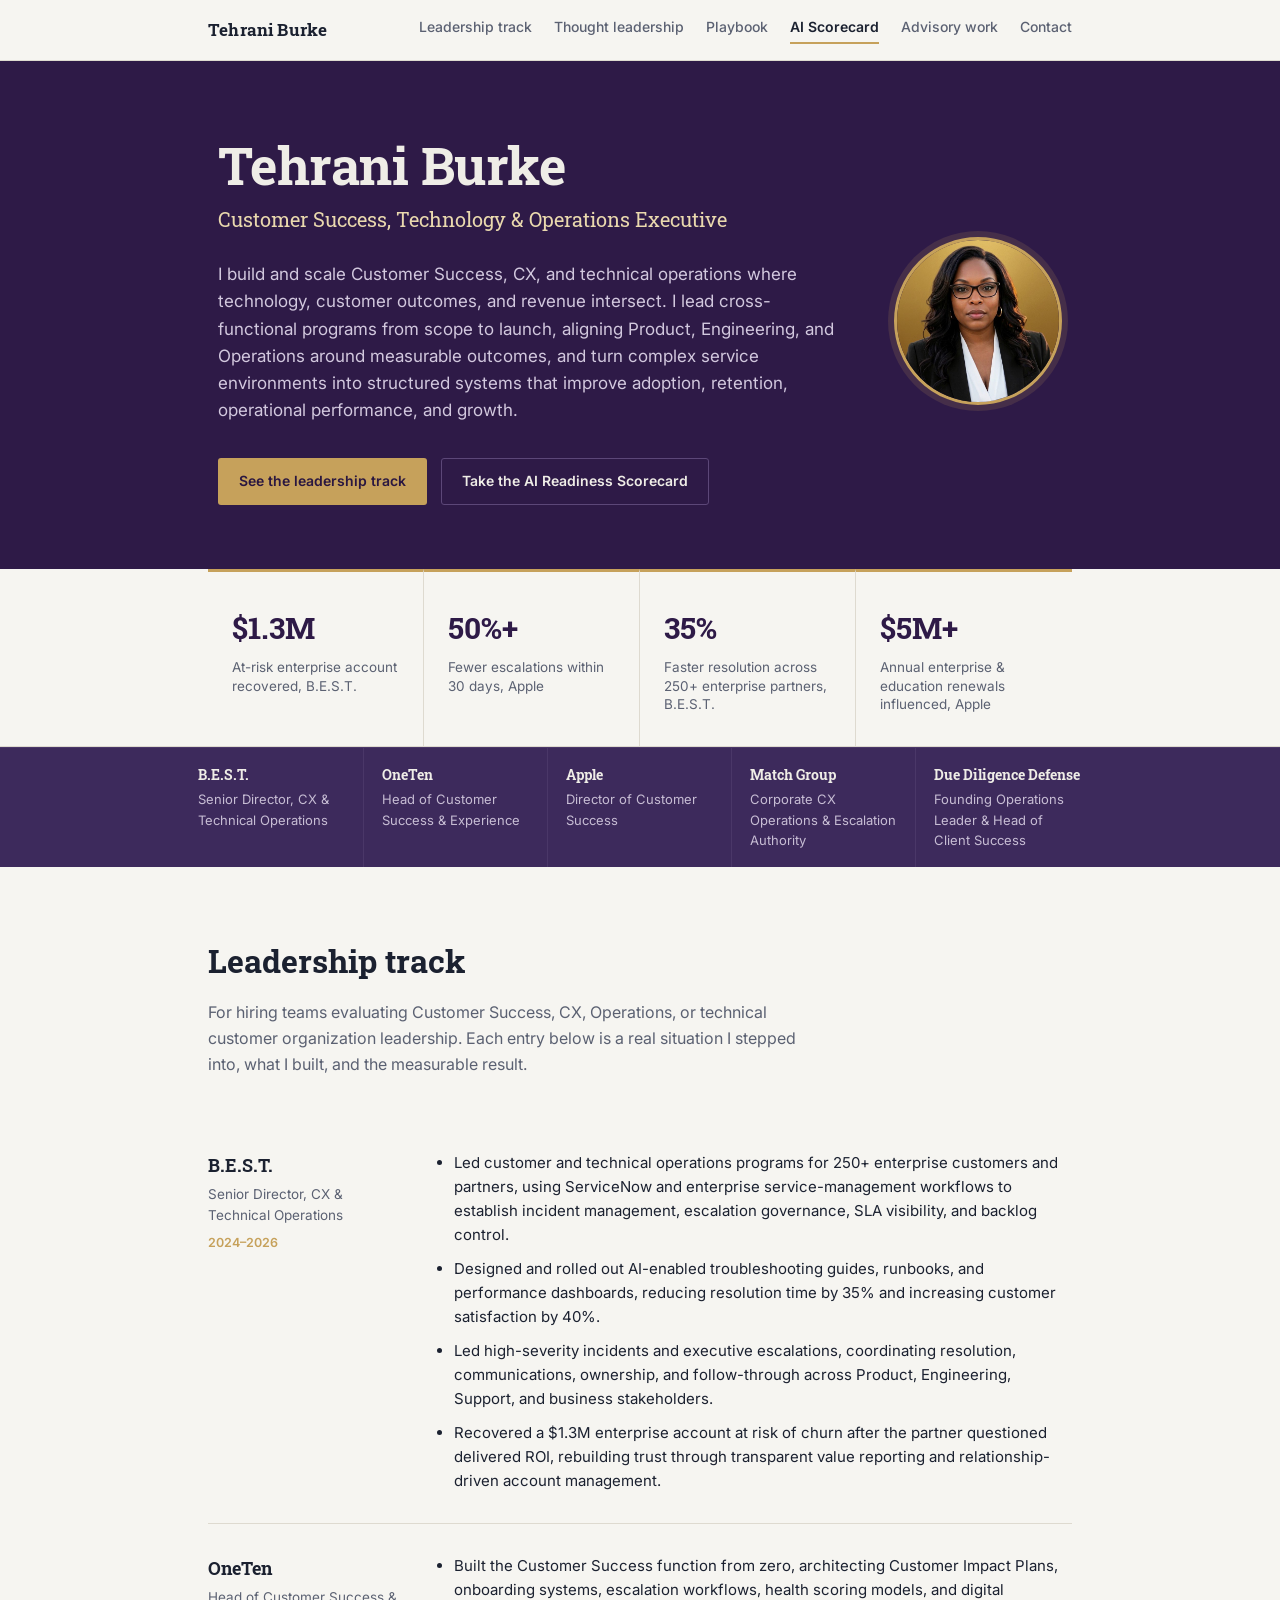
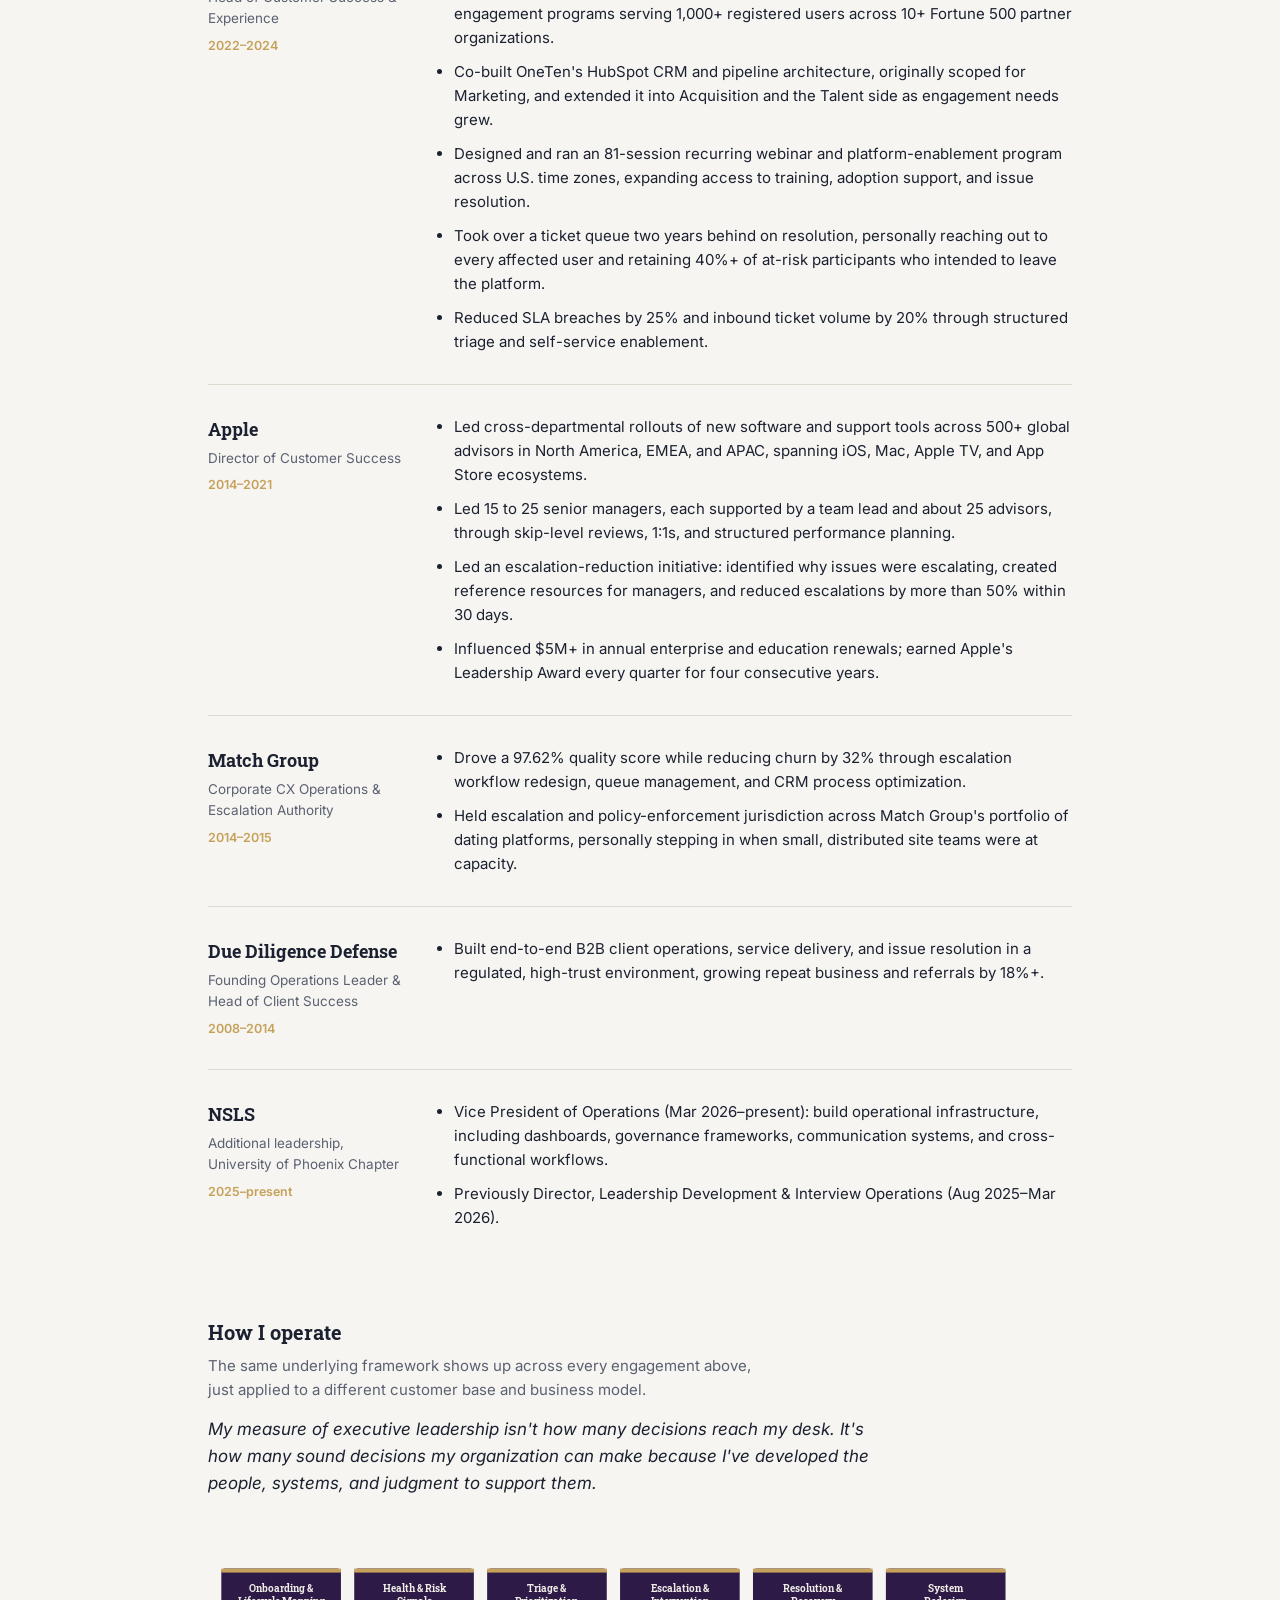
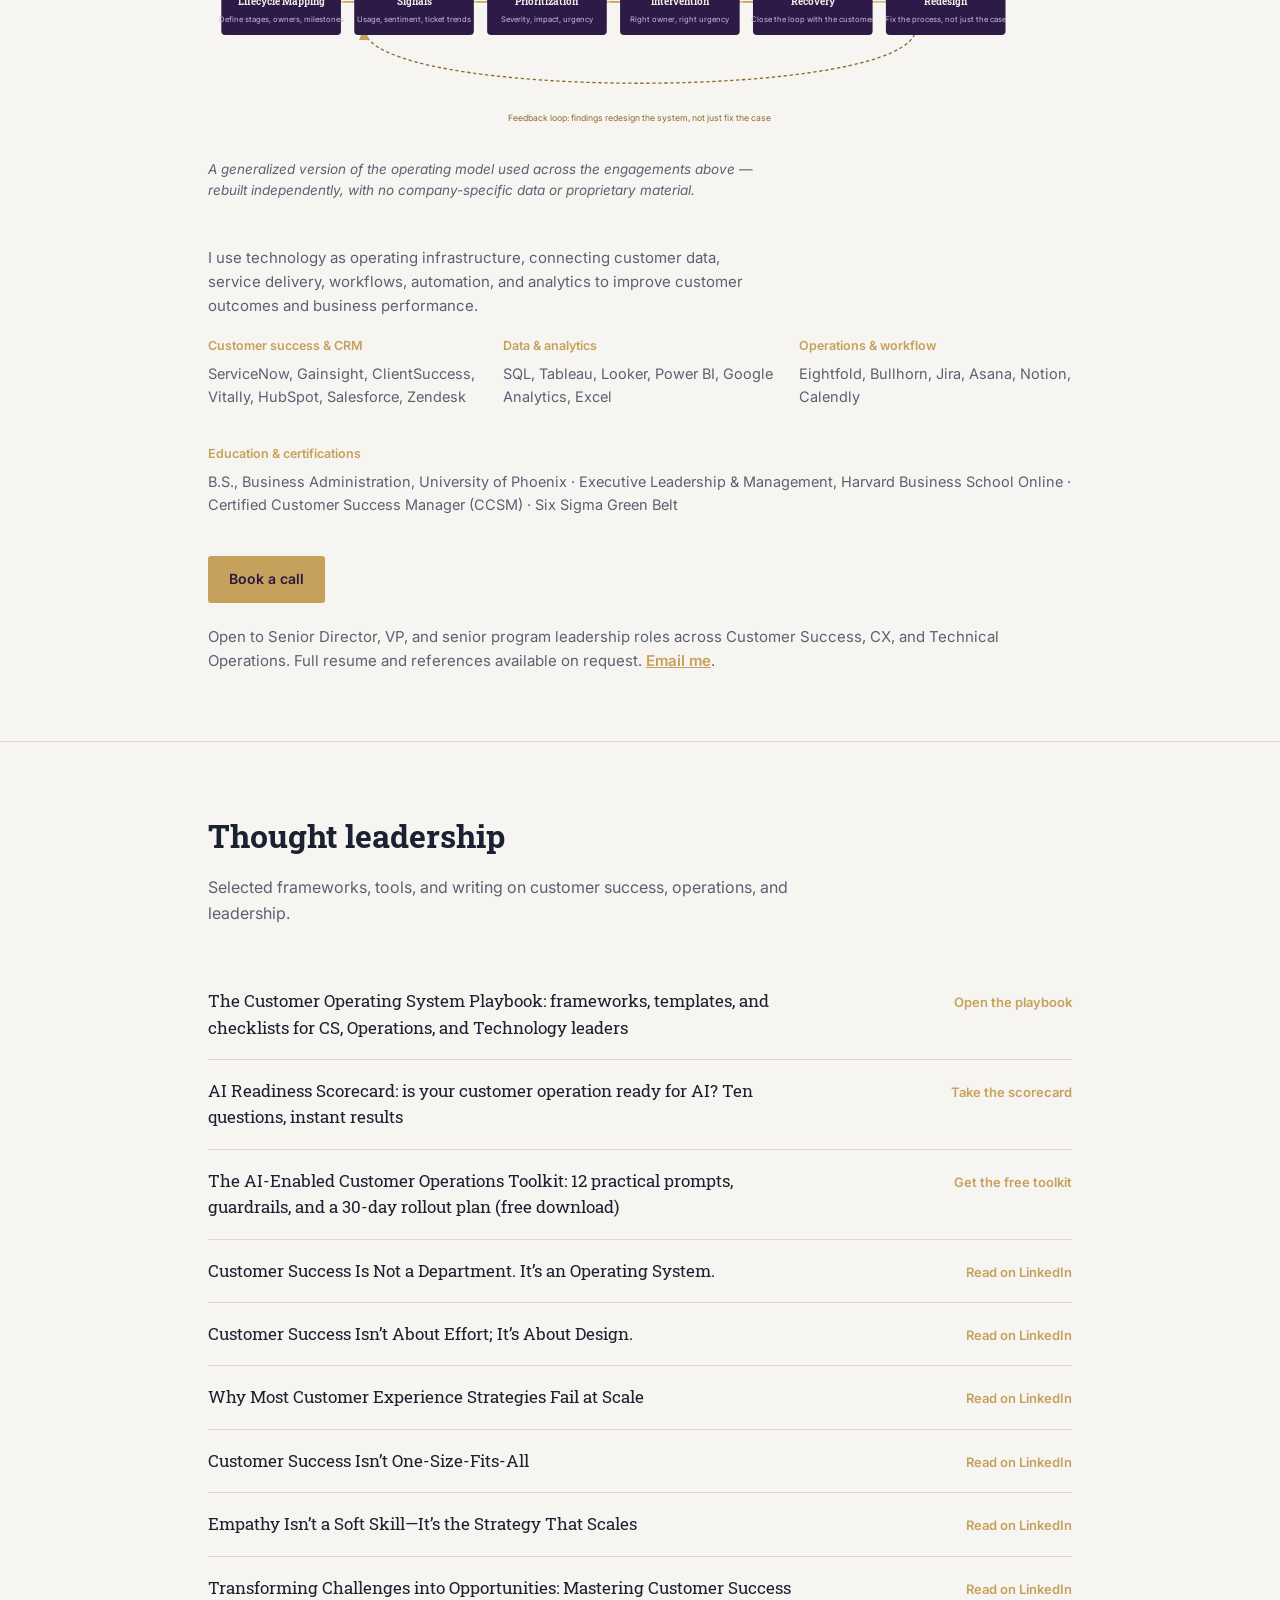
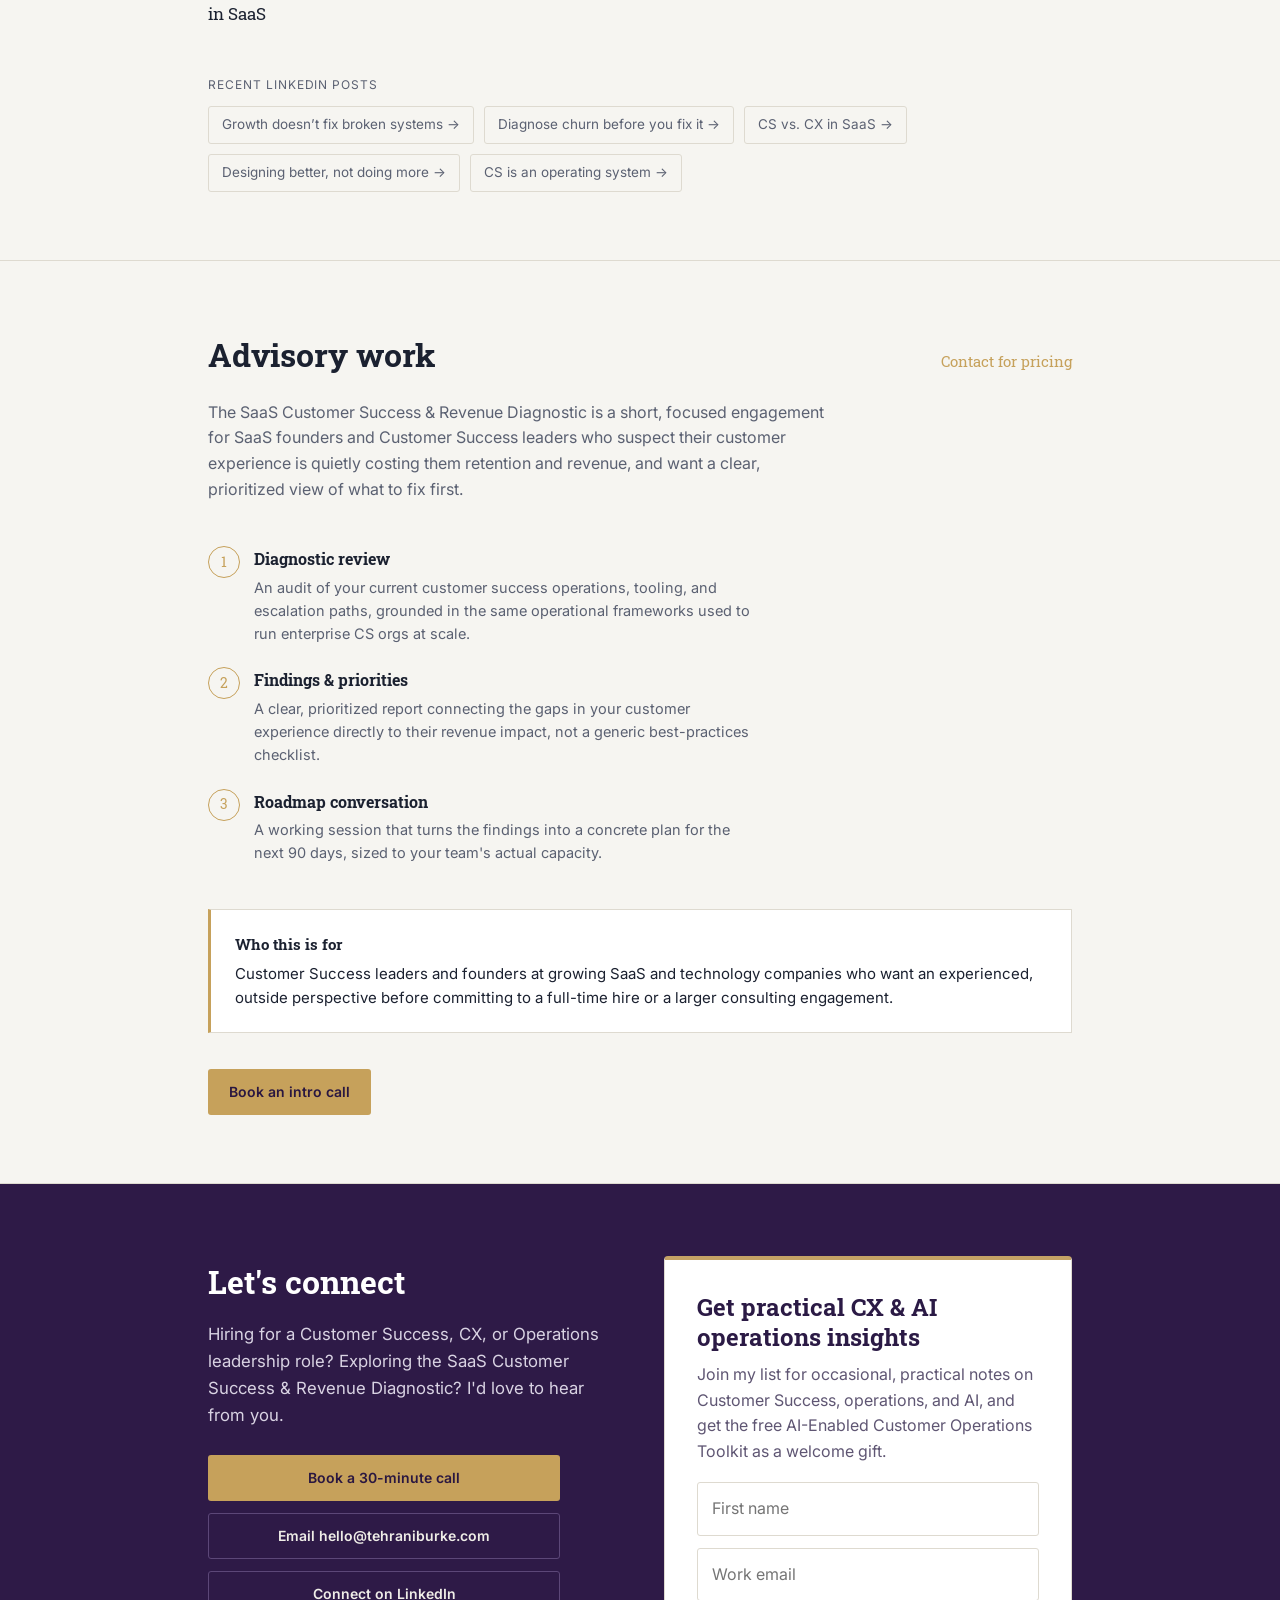
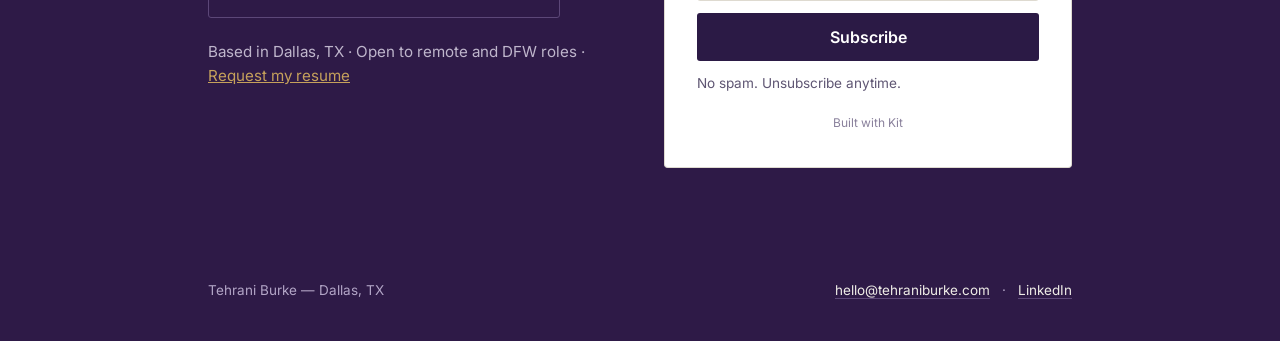
<file: index.html>
<!DOCTYPE html>
<html lang="en">
<head>
<meta charset="UTF-8">
<meta name="viewport" content="width=device-width, initial-scale=1.0">
<title>Tehrani Burke — Customer Success, Technology & Operations Executive</title>
<meta property="og:title" content="Tehrani Burke — Customer Success, Technology &amp; Operations Executive">
<meta property="og:description" content="Customer Success, CX, and technical operations leadership where technology, customer outcomes, and revenue intersect. Leadership track for recruiters, plus the SaaS Customer Success &amp; Revenue Diagnostic.">
<meta property="og:type" content="website">
<meta property="og:url" content="https://tehraniburke.com/">
<meta property="og:image" content="https://tehraniburke.com/images/og-home.png">
<meta property="og:image:width" content="1200">
<meta property="og:image:height" content="627">
<meta name="twitter:card" content="summary_large_image">
<meta name="twitter:title" content="Tehrani Burke — Customer Success, Technology &amp; Operations Executive">
<meta name="twitter:description" content="Customer Success, CX, and technical operations leadership where technology, customer outcomes, and revenue intersect. Leadership track for recruiters, plus the SaaS Customer Success &amp; Revenue Diagnostic.">
<meta name="twitter:image" content="https://tehraniburke.com/images/og-home.png">
<link rel="preconnect" href="https://fonts.googleapis.com">
<link rel="preconnect" href="https://fonts.gstatic.com" crossorigin>
<link href="https://fonts.googleapis.com/css2?family=Roboto+Slab:wght@400;500;700&family=Inter:wght@400;500;600;700&display=swap" rel="stylesheet">
<style>
  :root {
    --ink: #2E1A47;
    --ink-soft: #3D2A5C;
    --ink-line: #4A3768;
    --paper: #F6F5F1;
    --paper-raised: #FFFFFF;
    --text: #1B2130;
    --text-muted: #5B6172;
    --accent: #C6A15B;
    --accent-soft: #EAD9AE;
    --accent-ink: #2A1740;
    --line: #DEDAD0;
    --verified: #4F7A5E;
    --font-display: 'Roboto Slab', Georgia, 'Times New Roman', serif;
    --font-body: 'Inter', -apple-system, BlinkMacSystemFont, 'Segoe UI', sans-serif;
  }

  :root:not([data-theme="light"]) {
    @media (prefers-color-scheme: dark) {
      --paper: #17151C;
      --paper-raised: #201C29;
      --text: #EAE6EF;
      --text-muted: #ABA3B8;
      --line: #362F42;
      --accent-soft: #3D341F;
    }
  }
  :root[data-theme="dark"] {
    --paper: #17151C;
    --paper-raised: #201C29;
    --text: #EAE6EF;
    --text-muted: #ABA3B8;
    --line: #362F42;
    --accent-soft: #3D341F;
  }

  * { box-sizing: border-box; }
  html { scroll-behavior: smooth; }
  body {
    margin: 0;
    background: var(--paper);
    color: var(--text);
    font-family: var(--font-body);
    line-height: 1.6;
    -webkit-font-smoothing: antialiased;
  }
  a { color: inherit; }
  .wrap { max-width: 920px; margin: 0 auto; padding: 0 28px; }

  /* ---------- Top nav ---------- */
  .topnav {
    position: sticky; top: 0; z-index: 20;
    background: var(--paper);
    border-bottom: 1px solid var(--line);
  }
  .topnav .wrap {
    display: flex; align-items: center; justify-content: space-between;
    height: 60px;
  }
  .topnav .mark {
    font-family: var(--font-display);
    font-weight: 700;
    font-size: 17px;
    letter-spacing: 0.01em;
  }
  .topnav nav { display: flex; gap: 22px; }
  .topnav nav a {
    text-decoration: none;
    font-size: 14px;
    font-weight: 500;
    color: var(--text-muted);
    border-bottom: 2px solid transparent;
    padding-bottom: 3px;
  }
  .topnav nav a:hover { color: var(--text); border-color: var(--accent); }
  .topnav nav a.nav-feature { color: var(--text); font-weight: 600; border-color: var(--accent); }
  @media (max-width: 640px) {
    .topnav .wrap { flex-direction: column; align-items: flex-start; height: auto; padding-top: 10px; padding-bottom: 8px; gap: 6px; }
    .topnav nav { gap: 18px; overflow-x: auto; max-width: 100%; -webkit-overflow-scrolling: touch; scrollbar-width: none; }
    .topnav nav::-webkit-scrollbar { display: none; }
    .topnav nav a { white-space: nowrap; }
    .topnav nav a.nav-feature { order: -1; }
  }

  /* ---------- Hero ---------- */
  .hero {
    background: var(--ink);
    color: #EFEDE7;
    padding: 76px 0 64px;
  }
  .hero .wrap {
    max-width: 900px;
    display: flex;
    align-items: center;
    gap: 48px;
    flex-wrap: wrap;
  }
  .hero .copy { flex: 1 1 420px; min-width: 0; }
  .hero .portrait {
    flex: 0 0 auto;
    width: 168px;
    height: 168px;
    border-radius: 50%;
    overflow: hidden;
    border: 3px solid var(--accent);
    box-shadow: 0 0 0 6px rgba(198, 161, 91, 0.15);
  }
  .hero .portrait img { width: 100%; height: 100%; object-fit: cover; display: block; }
  @media (max-width: 560px) {
    .hero .wrap { flex-direction: column-reverse; text-align: center; }
    .hero .lede { margin-left: auto; margin-right: auto; }
    .hero .ctas { justify-content: center; }
  }
  .hero h1 {
    font-family: var(--font-display);
    font-weight: 700;
    font-size: clamp(34px, 5.4vw, 52px);
    line-height: 1.08;
    margin: 0 0 10px;
    letter-spacing: -0.01em;
  }
  .hero .role {
    font-family: var(--font-display);
    font-size: clamp(17px, 2.2vw, 20px);
    color: var(--accent-soft);
    margin: 0 0 26px;
  }
  .hero p.lede {
    font-size: 17px;
    max-width: 58ch;
    color: #D2C8DE;
    margin: 0 0 34px;
  }
  .hero .ctas { display: flex; gap: 14px; flex-wrap: wrap; }
  .btn {
    display: inline-block;
    padding: 11px 20px;
    border-radius: 3px;
    font-size: 14px;
    font-weight: 600;
    text-decoration: none;
    border: 1px solid transparent;
  }
  .btn.primary { background: var(--accent); color: var(--accent-ink); }
  .btn.ghost { border-color: #5C4778; color: #EFEDE7; }
  .btn.ghost:hover { border-color: var(--accent); }

  /* ---------- Stats strip ---------- */
  .stats { background: var(--paper); border-bottom: 1px solid var(--line); }
  .stats-grid {
    display: grid;
    grid-template-columns: repeat(4, 1fr);
    gap: 0;
  }
  .stat {
    padding: 32px 24px;
    border-top: 3px solid var(--accent);
    border-right: 1px solid var(--line);
  }
  .stat:last-child { border-right: none; }
  .stat .num {
    font-family: var(--font-display);
    font-weight: 700;
    font-size: 30px;
    color: var(--ink);
  }
  .stat .label {
    margin-top: 6px;
    font-size: 13.5px;
    color: var(--text-muted);
    line-height: 1.4;
  }
  @media (max-width: 640px) {
    .stats-grid { grid-template-columns: repeat(2, 1fr); }
    .stat:nth-child(2n) { border-right: none; }
  }

  /* ---------- Record strip ---------- */
  .record {
    background: var(--ink-soft);
    border-top: 1px solid var(--ink-line);
  }
  .record .wrap {
    display: flex;
    flex-wrap: wrap;
    gap: 0;
    padding: 0;
  }
  .record .item {
    flex: 1 1 160px;
    padding: 16px 18px;
    border-right: 1px solid var(--ink-line);
    font-size: 13px;
    color: #C7BDD4;
  }
  .record .item strong {
    display: block;
    font-family: var(--font-display);
    font-size: 14px;
    color: #EFEDE7;
    margin-bottom: 2px;
  }
  .record .item:last-child { border-right: none; }

  /* ---------- Section shell ---------- */
  section.block { padding: 68px 0; border-bottom: 1px solid var(--line); }
  section.block:last-of-type { border-bottom: none; }
  .block h2 {
    font-family: var(--font-display);
    font-size: clamp(26px, 3.4vw, 32px);
    margin: 0 0 14px;
  }
  .block > .wrap > p.intro {
    max-width: 62ch;
    color: var(--text-muted);
    font-size: 16px;
    margin: 0 0 44px;
  }

  /* ---------- Case studies ---------- */
  .case {
    padding: 30px 0;
    border-top: 1px solid var(--line);
    display: grid;
    grid-template-columns: 200px 1fr;
    gap: 28px;
  }
  .case:first-of-type { border-top: none; }
  .case .meta strong {
    display: block;
    font-family: var(--font-display);
    font-size: 18px;
    margin-bottom: 4px;
  }
  .case .meta .role { font-size: 13.5px; color: var(--text-muted); margin-bottom: 6px; }
  .case .meta .when {
    font-size: 12.5px;
    color: var(--accent);
    font-weight: 600;
  }
  .case ul { margin: 0; padding-left: 18px; }
  .case li { margin-bottom: 10px; font-size: 15px; }
  .case li:last-child { margin-bottom: 0; }

  @media (max-width: 640px) {
    .case { grid-template-columns: 1fr; gap: 10px; }
  }

  /* ---------- Tools ---------- */
  .tools-grid {
    display: grid;
    grid-template-columns: repeat(auto-fit, minmax(220px, 1fr));
    gap: 22px;
    margin-top: 8px;
  }
  .tools-grid .cat { font-size: 12.5px; font-weight: 600; color: var(--accent); margin-bottom: 6px; }
  .tools-grid .list { font-size: 14.5px; color: var(--text-muted); }

  /* ---------- Advisory ---------- */
  .advisory-head {
    display: flex;
    align-items: baseline;
    justify-content: space-between;
    flex-wrap: wrap;
    gap: 16px;
    margin-bottom: 6px;
  }
  .price-tag {
    font-family: var(--font-display);
    font-size: 15px;
    color: var(--accent);
    white-space: nowrap;
  }
  .steps {
    counter-reset: step;
    margin: 40px 0 0;
    padding: 0;
    list-style: none;
    display: grid;
    gap: 22px;
  }
  .steps li {
    position: relative;
    padding-left: 46px;
  }
  .steps li::before {
    counter-increment: step;
    content: counter(step);
    position: absolute;
    left: 0; top: 0;
    width: 30px; height: 30px;
    border: 1px solid var(--accent);
    color: var(--accent);
    border-radius: 50%;
    display: flex; align-items: center; justify-content: center;
    font-family: var(--font-display);
    font-size: 14px;
  }
  .steps h3 { margin: 0 0 4px; font-size: 16px; font-family: var(--font-display); }
  .steps p { margin: 0; color: var(--text-muted); font-size: 14.5px; max-width: 56ch; }

  .fit-note {
    margin-top: 44px;
    padding: 22px 24px;
    background: var(--paper-raised);
    border: 1px solid var(--line);
    border-left: 3px solid var(--accent);
    font-size: 15px;
  }
  .fit-note strong { display: block; margin-bottom: 6px; font-family: var(--font-display); font-size: 15px; }

  .framework-wrap {
    overflow-x: auto;
    margin: 44px 0 8px;
    padding-bottom: 4px;
  }
  .framework-wrap svg { display: block; min-width: 720px; }
  .framework-caption {
    font-size: 13.5px;
    color: var(--text-muted);
    font-style: italic;
    max-width: 62ch;
  }

  /* ---------- Thought leadership ---------- */
  .article-list { display: flex; flex-direction: column; }
  .article-item {
    display: flex;
    align-items: baseline;
    justify-content: space-between;
    gap: 20px;
    padding: 18px 0;
    border-top: 1px solid var(--line);
    text-decoration: none;
    color: var(--text);
  }
  .article-item:first-child { border-top: none; }
  .article-item .title {
    font-family: var(--font-display);
    font-size: 16.5px;
    max-width: 60ch;
  }
  .article-item .cue {
    font-size: 13px;
    color: var(--accent);
    font-weight: 600;
    white-space: nowrap;
  }
  .article-item:hover .title { color: var(--accent); }

  .chips-label { margin-top: 30px; font-size: 12px; letter-spacing: .08em; text-transform: uppercase; color: var(--text-muted); }
  .post-chips { display: flex; flex-wrap: wrap; gap: 10px; margin-top: 10px; }
  .post-chips a {
    font-size: 13.5px;
    text-decoration: none;
    color: var(--text-muted);
    border: 1px solid var(--line);
    border-radius: 3px;
    padding: 7px 13px;
  }
  .post-chips a:hover { color: var(--accent); border-color: var(--accent); }

  /* ---------- Footer ---------- */
  footer {
    background: var(--ink);
    color: #B3A6C7;
    padding: 40px 0;
    font-size: 13.5px;
  }
  footer .wrap {
    display: flex;
    justify-content: space-between;
    align-items: center;
    flex-wrap: wrap;
    gap: 14px;
  }
  footer a { color: #EFEDE7; text-decoration: none; border-bottom: 1px solid #5C4778; }
  footer a:hover { border-color: var(--accent); }

  /* Contact + newsletter section (added Nov 2026) */
  section.connect { background: var(--ink); color: #EFEDE7; padding: 72px 0; }
  .connect-grid { display: grid; grid-template-columns: 1fr 1fr; gap: 48px; align-items: start; }
  @media (max-width: 820px) { .connect-grid { grid-template-columns: 1fr; gap: 36px; } }
  .connect h2 { font-family: var(--font-display); color: #FFFFFF; font-size: 2rem; margin: 0 0 14px; }
  .connect p.lead { color: #D9D3E3; font-size: 1.05rem; line-height: 1.6; margin: 0 0 26px; max-width: 34rem; }
  .connect-actions { display: flex; flex-direction: column; gap: 12px; max-width: 22rem; }
  .connect-actions .btn { text-align: center; }
  .connect-meta { margin-top: 22px; color: #BFB6CC; font-size: .95rem; }
  .connect-meta a { color: var(--accent); }
.tb-kit{background:var(--white,#fff);border:1px solid var(--line,#DDD6E6);border-top:4px solid var(--gold,#C4A265);border-radius:4px;max-width:640px;margin:0 auto;position:relative;text-align:left}
.tb-kit *{box-sizing:border-box}
.tb-kit [data-style="minimal"]{padding:32px}
.tb-kit .formkit-header h2{font-family:var(--serif,"Roboto Slab",Georgia,serif);color:var(--plum,#2B1A45);font-size:1.5rem;line-height:1.25;margin:0 0 10px;font-weight:700}
.tb-kit .formkit-subheader p{color:var(--muted,#5F5673);font-size:1rem;margin:0 0 18px}
.tb-kit .formkit-fields{display:flex;flex-direction:column;gap:12px}
.tb-kit .formkit-input{width:100%;font:inherit;font-size:1rem;padding:13px 14px;border:1px solid var(--line,#DDD6E6);border-radius:3px;background:#fff;color:#221B2E}
.tb-kit .formkit-input:focus{outline:3px solid var(--gold,#C4A265);outline-offset:1px;border-color:var(--plum,#2B1A45)}
.tb-kit .formkit-submit{position:relative;overflow:hidden;border:0;border-radius:3px;background:var(--plum,#2B1A45);color:#fff;font:600 1rem var(--sans,Inter,system-ui,sans-serif);cursor:pointer;padding:0}
.tb-kit .formkit-submit>span{display:block;padding:14px 22px;transition:background .2s}
.tb-kit .formkit-submit:hover>span,.tb-kit .formkit-submit:focus-visible>span{background:rgba(255,255,255,.08)}
.tb-kit .formkit-submit:focus-visible{outline:3px solid var(--gold,#C4A265);outline-offset:2px}
.tb-kit .formkit-guarantee p{font-size:.85rem;color:var(--muted,#5F5673);margin:12px 0 0}
.tb-kit .formkit-alert{list-style:none;margin:0 0 14px;padding:12px;border-radius:3px;font-size:.95rem}
.tb-kit .formkit-alert:empty{display:none}
.tb-kit .formkit-alert-error{background:#FBF1EF;border:1px solid #E7C4BF;color:#A6423A}
.tb-kit .formkit-alert-success{background:#EEF6F1;border:1px solid #BFD9C9;color:#2F6247;font-size:1rem;padding:16px}
.tb-kit .formkit-spinner{display:flex;height:0;width:0;margin:0 auto;position:absolute;top:0;left:0;right:0;overflow:hidden}
.tb-kit .formkit-spinner>div{margin:auto;width:10px;height:10px;background:#fff;opacity:.4;border-radius:100%;display:inline-block;animation:tbkit-bounce 1.4s infinite ease-in-out both}
.tb-kit .formkit-spinner>div:nth-child(1){animation-delay:-.32s}.tb-kit .formkit-spinner>div:nth-child(2){animation-delay:-.16s}
.tb-kit .formkit-submit[data-active] .formkit-spinner{height:100%;width:50px}
.tb-kit .formkit-submit[data-active] .formkit-spinner~span{opacity:0}
.tb-kit .formkit-powered-by-convertkit-container{margin-top:14px;text-align:center}
.tb-kit .tb-kit-badge{font-size:.75rem;color:#8A819C;text-decoration:none}
.tb-kit .tb-kit-badge:hover{text-decoration:underline}
</style>
<script src="https://f.convertkit.com/ckjs/ck.5.js"></script>
<script data-goatcounter="https://tehraniburke.goatcounter.com/count" async src="//gc.zgo.at/count.js"></script>
</head>
<body>

<div class="topnav">
  <div class="wrap">
    <div class="mark">Tehrani Burke</div>
    <nav>
      <a href="#leadership">Leadership track</a>
      <a href="#writing">Thought leadership</a>
      <a href="/playbook/">Playbook</a>
      <a class="nav-feature" href="/ai-readiness/">AI Scorecard</a>
      <a href="#advisory">Advisory work</a>
      <a href="#contact">Contact</a>
    </nav>
  </div>
</div>

<header class="hero">
  <div class="wrap">
    <div class="copy">
      <h1>Tehrani Burke</h1>
      <p class="role">Customer Success, Technology &amp; Operations Executive</p>
      <p class="lede">I build and scale Customer Success, CX, and technical operations where technology, customer outcomes, and revenue intersect. I lead cross-functional programs from scope to launch, aligning Product, Engineering, and Operations around measurable outcomes, and turn complex service environments into structured systems that improve adoption, retention, operational performance, and growth.</p>
      <div class="ctas">
        <a class="btn primary" href="#leadership">See the leadership track</a>
        <a class="btn ghost" href="/ai-readiness/">Take the AI Readiness Scorecard</a>
      </div>
    </div>
    <div class="portrait">
      <img src="[data-uri]" alt="Tehrani Burke">
    </div>
  </div>
</header>

<div class="stats">
  <div class="wrap stats-grid">
    <div class="stat">
      <div class="num">$1.3M</div>
      <div class="label">At-risk enterprise account recovered, B.E.S.T.</div>
    </div>
    <div class="stat">
      <div class="num">50%+</div>
      <div class="label">Fewer escalations within 30 days, Apple</div>
    </div>
    <div class="stat">
      <div class="num">35%</div>
      <div class="label">Faster resolution across 250+ enterprise partners, B.E.S.T.</div>
    </div>
    <div class="stat">
      <div class="num">$5M+</div>
      <div class="label">Annual enterprise &amp; education renewals influenced, Apple</div>
    </div>
  </div>
</div>

<div class="record">
  <div class="wrap">
    <div class="item"><strong>B.E.S.T.</strong>Senior Director, CX &amp; Technical Operations</div>
    <div class="item"><strong>OneTen</strong>Head of Customer Success &amp; Experience</div>
    <div class="item"><strong>Apple</strong>Director of Customer Success</div>
    <div class="item"><strong>Match Group</strong>Corporate CX Operations &amp; Escalation Authority</div>
    <div class="item"><strong>Due Diligence Defense</strong>Founding Operations Leader &amp; Head of Client Success</div>
  </div>
</div>

<section class="block" id="leadership">
  <div class="wrap">
    <h2>Leadership track</h2>
    <p class="intro">For hiring teams evaluating Customer Success, CX, Operations, or technical customer organization leadership. Each entry below is a real situation I stepped into, what I built, and the measurable result.</p>

    <div class="case">
      <div class="meta">
        <strong>B.E.S.T.</strong>
        <div class="role">Senior Director, CX &amp; Technical Operations</div>
        <div class="when">2024–2026</div>
      </div>
      <ul>
        <li>Led customer and technical operations programs for 250+ enterprise customers and partners, using ServiceNow and enterprise service-management workflows to establish incident management, escalation governance, SLA visibility, and backlog control.</li>
        <li>Designed and rolled out AI-enabled troubleshooting guides, runbooks, and performance dashboards, reducing resolution time by 35% and increasing customer satisfaction by 40%.</li>
        <li>Led high-severity incidents and executive escalations, coordinating resolution, communications, ownership, and follow-through across Product, Engineering, Support, and business stakeholders.</li>
        <li>Recovered a $1.3M enterprise account at risk of churn after the partner questioned delivered ROI, rebuilding trust through transparent value reporting and relationship-driven account management.</li>
      </ul>
    </div>

    <div class="case">
      <div class="meta">
        <strong>OneTen</strong>
        <div class="role">Head of Customer Success &amp; Experience</div>
        <div class="when">2022–2024</div>
      </div>
      <ul>
        <li>Built the Customer Success function from zero, architecting Customer Impact Plans, onboarding systems, escalation workflows, health scoring models, and digital engagement programs serving 1,000+ registered users across 10+ Fortune 500 partner organizations.</li>
        <li>Co-built OneTen's HubSpot CRM and pipeline architecture, originally scoped for Marketing, and extended it into Acquisition and the Talent side as engagement needs grew.</li>
        <li>Designed and ran an 81-session recurring webinar and platform-enablement program across U.S. time zones, expanding access to training, adoption support, and issue resolution.</li>
        <li>Took over a ticket queue two years behind on resolution, personally reaching out to every affected user and retaining 40%+ of at-risk participants who intended to leave the platform.</li>
        <li>Reduced SLA breaches by 25% and inbound ticket volume by 20% through structured triage and self-service enablement.</li>
      </ul>
    </div>

    <div class="case">
      <div class="meta">
        <strong>Apple</strong>
        <div class="role">Director of Customer Success</div>
        <div class="when">2014–2021</div>
      </div>
      <ul>
        <li>Led cross-departmental rollouts of new software and support tools across 500+ global advisors in North America, EMEA, and APAC, spanning iOS, Mac, Apple TV, and App Store ecosystems.</li>
        <li>Led 15 to 25 senior managers, each supported by a team lead and about 25 advisors, through skip-level reviews, 1:1s, and structured performance planning.</li>
        <li>Led an escalation-reduction initiative: identified why issues were escalating, created reference resources for managers, and reduced escalations by more than 50% within 30 days.</li>
        <li>Influenced $5M+ in annual enterprise and education renewals; earned Apple's Leadership Award every quarter for four consecutive years.</li>
      </ul>
    </div>

    <div class="case">
      <div class="meta">
        <strong>Match Group</strong>
        <div class="role">Corporate CX Operations &amp; Escalation Authority</div>
        <div class="when">2014–2015</div>
      </div>
      <ul>
        <li>Drove a 97.62% quality score while reducing churn by 32% through escalation workflow redesign, queue management, and CRM process optimization.</li>
        <li>Held escalation and policy-enforcement jurisdiction across Match Group's portfolio of dating platforms, personally stepping in when small, distributed site teams were at capacity.</li>
      </ul>
    </div>

    <div class="case">
      <div class="meta">
        <strong>Due Diligence Defense</strong>
        <div class="role">Founding Operations Leader &amp; Head of Client Success</div>
        <div class="when">2008&ndash;2014</div>
      </div>
      <ul>
        <li>Built end-to-end B2B client operations, service delivery, and issue resolution in a regulated, high-trust environment, growing repeat business and referrals by 18%+.</li>
      </ul>
    </div>

    <div class="case">
      <div class="meta">
        <strong>NSLS</strong>
        <div class="role">Additional leadership, University of Phoenix Chapter</div>
        <div class="when">2025&ndash;present</div>
      </div>
      <ul>
        <li>Vice President of Operations (Mar 2026&ndash;present): build operational infrastructure, including dashboards, governance frameworks, communication systems, and cross-functional workflows.</li>
        <li>Previously Director, Leadership Development &amp; Interview Operations (Aug 2025&ndash;Mar 2026).</li>
      </ul>
    </div>

    <h3 style="font-family: var(--font-display); font-size: 20px; margin: 56px 0 6px;">How I operate</h3>
    <p style="font-size: 15px; color: var(--text-muted); max-width: 62ch; margin: 0 0 8px;">The same underlying framework shows up across every engagement above, just applied to a different customer base and business model.</p>
    <p style="font-size: 17px; color: var(--text); max-width: 62ch; margin: 14px 0 8px; font-style: italic;">My measure of executive leadership isn't how many decisions reach my desk. It's how many sound decisions my organization can make because I've developed the people, systems, and judgment to support them.</p>

    <div class="framework-wrap">
      <svg viewBox="0 0 1300 300" xmlns="http://www.w3.org/2000/svg">
        <defs>
          <marker id="arrowhead" markerWidth="10" markerHeight="8" refX="9" refY="4" orient="auto">
            <polygon points="0 0, 10 4, 0 8" fill="#C6A15B"/>
          </marker>
        </defs>

        <!-- Connecting line -->
        <line x1="170" y1="90" x2="1130" y2="90" stroke="#C6A15B" stroke-width="2" marker-end="url(#arrowhead)"/>
        <line x1="205" y1="90" x2="395" y2="90" stroke="#C6A15B" stroke-width="2" marker-end="url(#arrowhead)"/>
        <line x1="405" y1="90" x2="595" y2="90" stroke="#C6A15B" stroke-width="2" marker-end="url(#arrowhead)"/>
        <line x1="605" y1="90" x2="795" y2="90" stroke="#C6A15B" stroke-width="2" marker-end="url(#arrowhead)"/>
        <line x1="805" y1="90" x2="995" y2="90" stroke="#C6A15B" stroke-width="2" marker-end="url(#arrowhead)"/>

        <!-- Feedback loop -->
        <path d="M 1065 130 C 1065 240, 235 240, 235 130" fill="none" stroke="#8C6A2E" stroke-width="2" stroke-dasharray="5,4" marker-end="url(#arrowhead)"/>
        <text x="650" y="270" text-anchor="middle" font-family="Inter, sans-serif" font-size="13" fill="#8C6A2E">Feedback loop: findings redesign the system, not just fix the case</text>

        <!-- Step 1 -->
        <g>
          <rect x="20" y="40" width="180" height="100" rx="6" fill="#2E1A47"/>
          <rect x="20" y="40" width="180" height="6" fill="#C6A15B"/>
          <text x="110" y="75" text-anchor="middle" font-family="'Roboto Slab', serif" font-weight="700" font-size="15" fill="#EFEDE7">Onboarding &amp;</text>
          <text x="110" y="95" text-anchor="middle" font-family="'Roboto Slab', serif" font-weight="700" font-size="15" fill="#EFEDE7">Lifecycle Mapping</text>
          <text x="110" y="120" text-anchor="middle" font-family="Inter, sans-serif" font-size="11.5" fill="#C7BDD4">Define stages, owners, milestones</text>
        </g>

        <!-- Step 2 -->
        <g>
          <rect x="220" y="40" width="180" height="100" rx="6" fill="#2E1A47"/>
          <rect x="220" y="40" width="180" height="6" fill="#C6A15B"/>
          <text x="310" y="75" text-anchor="middle" font-family="'Roboto Slab', serif" font-weight="700" font-size="15" fill="#EFEDE7">Health &amp; Risk</text>
          <text x="310" y="95" text-anchor="middle" font-family="'Roboto Slab', serif" font-weight="700" font-size="15" fill="#EFEDE7">Signals</text>
          <text x="310" y="120" text-anchor="middle" font-family="Inter, sans-serif" font-size="11.5" fill="#C7BDD4">Usage, sentiment, ticket trends</text>
        </g>

        <!-- Step 3 -->
        <g>
          <rect x="420" y="40" width="180" height="100" rx="6" fill="#2E1A47"/>
          <rect x="420" y="40" width="180" height="6" fill="#C6A15B"/>
          <text x="510" y="75" text-anchor="middle" font-family="'Roboto Slab', serif" font-weight="700" font-size="15" fill="#EFEDE7">Triage &amp;</text>
          <text x="510" y="95" text-anchor="middle" font-family="'Roboto Slab', serif" font-weight="700" font-size="15" fill="#EFEDE7">Prioritization</text>
          <text x="510" y="120" text-anchor="middle" font-family="Inter, sans-serif" font-size="11.5" fill="#C7BDD4">Severity, impact, urgency</text>
        </g>

        <!-- Step 4 -->
        <g>
          <rect x="620" y="40" width="180" height="100" rx="6" fill="#2E1A47"/>
          <rect x="620" y="40" width="180" height="6" fill="#C6A15B"/>
          <text x="710" y="75" text-anchor="middle" font-family="'Roboto Slab', serif" font-weight="700" font-size="15" fill="#EFEDE7">Escalation &amp;</text>
          <text x="710" y="95" text-anchor="middle" font-family="'Roboto Slab', serif" font-weight="700" font-size="15" fill="#EFEDE7">Intervention</text>
          <text x="710" y="120" text-anchor="middle" font-family="Inter, sans-serif" font-size="11.5" fill="#C7BDD4">Right owner, right urgency</text>
        </g>

        <!-- Step 5 -->
        <g>
          <rect x="820" y="40" width="180" height="100" rx="6" fill="#2E1A47"/>
          <rect x="820" y="40" width="180" height="6" fill="#C6A15B"/>
          <text x="910" y="75" text-anchor="middle" font-family="'Roboto Slab', serif" font-weight="700" font-size="15" fill="#EFEDE7">Resolution &amp;</text>
          <text x="910" y="95" text-anchor="middle" font-family="'Roboto Slab', serif" font-weight="700" font-size="15" fill="#EFEDE7">Recovery</text>
          <text x="910" y="120" text-anchor="middle" font-family="Inter, sans-serif" font-size="11.5" fill="#C7BDD4">Close the loop with the customer</text>
        </g>

        <!-- Step 6 -->
        <g>
          <rect x="1020" y="40" width="180" height="100" rx="6" fill="#2E1A47"/>
          <rect x="1020" y="40" width="180" height="6" fill="#C6A15B"/>
          <text x="1110" y="75" text-anchor="middle" font-family="'Roboto Slab', serif" font-weight="700" font-size="15" fill="#EFEDE7">System</text>
          <text x="1110" y="95" text-anchor="middle" font-family="'Roboto Slab', serif" font-weight="700" font-size="15" fill="#EFEDE7">Redesign</text>
          <text x="1110" y="120" text-anchor="middle" font-family="Inter, sans-serif" font-size="11.5" fill="#C7BDD4">Fix the process, not just the case</text>
        </g>
      </svg>
    </div>
    <p class="framework-caption">A generalized version of the operating model used across the engagements above — rebuilt independently, with no company-specific data or proprietary material.</p>

    <div style="margin-top: 44px;">
      <p style="font-size: 15px; color: var(--text-muted); max-width: 62ch; margin: 0 0 18px;">I use technology as operating infrastructure, connecting customer data, service delivery, workflows, automation, and analytics to improve customer outcomes and business performance.</p>
      <div class="tools-grid">
        <div>
          <div class="cat">Customer success &amp; CRM</div>
          <div class="list">ServiceNow, Gainsight, ClientSuccess, Vitally, HubSpot, Salesforce, Zendesk</div>
        </div>
        <div>
          <div class="cat">Data &amp; analytics</div>
          <div class="list">SQL, Tableau, Looker, Power BI, Google Analytics, Excel</div>
        </div>
        <div>
          <div class="cat">Operations &amp; workflow</div>
          <div class="list">Eightfold, Bullhorn, Jira, Asana, Notion, Calendly</div>
        </div>
      </div>
    </div>

    <div style="margin-top: 36px;">
      <div class="tools-grid">
        <div>
          <div class="cat">Education &amp; certifications</div>
          <div class="list">B.S., Business Administration, University of Phoenix &middot; Executive Leadership &amp; Management, Harvard Business School Online &middot; Certified Customer Success Manager (CCSM) &middot; Six Sigma Green Belt</div>
        </div>
      </div>
    </div>

    <div style="margin-top:40px; display:flex; align-items:center; gap:22px; flex-wrap:wrap;">
      <a class="btn primary" href="https://calendly.com/tehraniburke/intro_call_with_tehrani_burke_30_minutes" target="_blank" rel="noopener">Book a call</a>
      <p style="font-size:15px; color:var(--text-muted); margin:0;">
        Open to Senior Director, VP, and senior program leadership roles across Customer Success, CX, and Technical Operations. Full resume and references available on request.
        <a href="mailto:hello@tehraniburke.com?subject=Resume%20request" style="color:var(--accent); font-weight:600;">Email me</a>.
      </p>
    </div>
  </div>
</section>

<section class="block" id="writing">
  <div class="wrap">
    <h2>Thought leadership</h2>
    <p class="intro">Selected frameworks, tools, and writing on customer success, operations, and leadership.</p>

    <div class="article-list">
      <a class="article-item" href="/playbook/">
        <span class="title">The Customer Operating System Playbook: frameworks, templates, and checklists for CS, Operations, and Technology leaders</span>
        <span class="cue">Open the playbook</span>
      </a>
      <a class="article-item" href="/ai-readiness/">
        <span class="title">AI Readiness Scorecard: is your customer operation ready for AI? Ten questions, instant results</span>
        <span class="cue">Take the scorecard</span>
      </a>
      <a class="article-item" href="/toolkit/">
        <span class="title">The AI-Enabled Customer Operations Toolkit: 12 practical prompts, guardrails, and a 30-day rollout plan (free download)</span>
        <span class="cue">Get the free toolkit</span>
      </a>
      <a class="article-item" href="https://www.linkedin.com/pulse/customer-success-department-its-operating-system-tehrani-burke-iy8ic" target="_blank" rel="noopener">
        <span class="title">Customer Success Is Not a Department. It’s an Operating System.</span>
        <span class="cue">Read on LinkedIn</span>
      </a>
      <a class="article-item" href="https://www.linkedin.com/pulse/customer-success-isnt-effort-its-design-tehrani-burke-opdde" target="_blank" rel="noopener">
        <span class="title">Customer Success Isn’t About Effort; It’s About Design.</span>
        <span class="cue">Read on LinkedIn</span>
      </a>
      <a class="article-item" href="https://www.linkedin.com/pulse/why-most-customer-experience-strategies-fail-scale-tehrani-burke-ejmrc" target="_blank" rel="noopener">
        <span class="title">Why Most Customer Experience Strategies Fail at Scale</span>
        <span class="cue">Read on LinkedIn</span>
      </a>
      <a class="article-item" href="https://www.linkedin.com/pulse/customer-success-isnt-one-size-fits-all-tehrani-burke-0opbc" target="_blank" rel="noopener">
        <span class="title">Customer Success Isn’t One-Size-Fits-All</span>
        <span class="cue">Read on LinkedIn</span>
      </a>
      <a class="article-item" href="https://www.linkedin.com/pulse/empathy-isnt-soft-skillits-strategy-scales-tehrani-burke-c9q8c" target="_blank" rel="noopener">
        <span class="title">Empathy Isn’t a Soft Skill—It’s the Strategy That Scales</span>
        <span class="cue">Read on LinkedIn</span>
      </a>
      <a class="article-item" href="https://www.linkedin.com/pulse/transforming-challenges-opportunities-mastering-customer-burke-wnbjc" target="_blank" rel="noopener">
        <span class="title">Transforming Challenges into Opportunities: Mastering Customer Success in SaaS</span>
        <span class="cue">Read on LinkedIn</span>
      </a>
    </div>

    <p class="chips-label">Recent LinkedIn posts</p>
    <div class="post-chips">
      <a href="https://lnkd.in/p/grz3NH2b" target="_blank" rel="noopener">Growth doesn’t fix broken systems →</a>
      <a href="https://lnkd.in/p/gXUY38cs" target="_blank" rel="noopener">Diagnose churn before you fix it →</a>
      <a href="https://lnkd.in/p/gTsWhDn7" target="_blank" rel="noopener">CS vs. CX in SaaS →</a>
      <a href="https://lnkd.in/p/guETtNxq" target="_blank" rel="noopener">Designing better, not doing more →</a>
      <a href="https://lnkd.in/p/gPJW9GYi" target="_blank" rel="noopener">CS is an operating system →</a>
    </div>
  </div>
</section>

<section class="block" id="advisory">
  <div class="wrap">
    <div class="advisory-head">
      <h2>Advisory work</h2>
      <span class="price-tag">Contact for pricing</span>
    </div>
    <p class="intro">The SaaS Customer Success & Revenue Diagnostic is a short, focused engagement for SaaS founders and Customer Success leaders who suspect their customer experience is quietly costing them retention and revenue, and want a clear, prioritized view of what to fix first.</p>

    <ol class="steps">
      <li>
        <h3>Diagnostic review</h3>
        <p>An audit of your current customer success operations, tooling, and escalation paths, grounded in the same operational frameworks used to run enterprise CS orgs at scale.</p>
      </li>
      <li>
        <h3>Findings &amp; priorities</h3>
        <p>A clear, prioritized report connecting the gaps in your customer experience directly to their revenue impact, not a generic best-practices checklist.</p>
      </li>
      <li>
        <h3>Roadmap conversation</h3>
        <p>A working session that turns the findings into a concrete plan for the next 90 days, sized to your team's actual capacity.</p>
      </li>
    </ol>

    <div class="fit-note">
      <strong>Who this is for</strong>
      Customer Success leaders and founders at growing SaaS and technology companies who want an experienced, outside perspective before committing to a full-time hire or a larger consulting engagement.
    </div>

    <div style="margin-top:36px;">
      <a class="btn primary" href="https://calendly.com/tehraniburke/intro_call_with_tehrani_burke_30_minutes" target="_blank" rel="noopener">Book an intro call</a>
    </div>
  </div>
</section>


<section class="connect" id="contact">
  <div class="wrap connect-grid">
    <div>
      <h2>Let's connect</h2>
      <p class="lead">Hiring for a Customer Success, CX, or Operations leadership role? Exploring the SaaS Customer Success &amp; Revenue Diagnostic? I'd love to hear from you.</p>
      <div class="connect-actions">
        <a class="btn primary" href="https://calendly.com/tehraniburke/intro_call_with_tehrani_burke_30_minutes" target="_blank" rel="noopener">Book a 30-minute call</a>
        <a class="btn ghost" href="mailto:hello@tehraniburke.com?subject=Hello%20Tehrani">Email hello@tehraniburke.com</a>
        <a class="btn ghost" href="https://www.linkedin.com/in/tehraniburke" target="_blank" rel="noopener">Connect on LinkedIn</a>
      </div>
      <p class="connect-meta">Based in Dallas, TX &middot; Open to remote and DFW roles &middot; <a href="mailto:hello@tehraniburke.com?subject=Resume%20request">Request my resume</a></p>
    </div>
    <div>
<form action="https://app.kit.com/forms/9967252/subscriptions" class="seva-form formkit-form tb-kit" method="post" data-sv-form="9967252" data-uid="c688845b8b" data-format="inline" data-version="5" data-options="{&quot;settings&quot;:{&quot;after_subscribe&quot;:{&quot;action&quot;:&quot;message&quot;,&quot;success_message&quot;:&quot;Thanks! Check your inbox for an email from Tehrani Burke, then click the button inside to confirm and download your toolkit.&quot;,&quot;redirect_url&quot;:&quot;&quot;},&quot;analytics&quot;:{&quot;google&quot;:null,&quot;fathom&quot;:null,&quot;facebook&quot;:null,&quot;segment&quot;:null,&quot;pinterest&quot;:null,&quot;sparkloop&quot;:null,&quot;googletagmanager&quot;:null},&quot;modal&quot;:{&quot;trigger&quot;:&quot;timer&quot;,&quot;scroll_percentage&quot;:null,&quot;timer&quot;:5,&quot;devices&quot;:&quot;all&quot;,&quot;show_once_every&quot;:15},&quot;powered_by&quot;:{&quot;show&quot;:true,&quot;url&quot;:&quot;https://kit.com/features/forms?utm_campaign=poweredby&amp;utm_content=form&amp;utm_medium=referral&amp;utm_source=dynamic&quot;},&quot;recaptcha&quot;:{&quot;enabled&quot;:false},&quot;return_visitor&quot;:{&quot;action&quot;:&quot;show&quot;,&quot;custom_content&quot;:&quot;&quot;},&quot;slide_in&quot;:{&quot;display_in&quot;:&quot;bottom_right&quot;,&quot;trigger&quot;:&quot;timer&quot;,&quot;scroll_percentage&quot;:null,&quot;timer&quot;:5,&quot;devices&quot;:&quot;all&quot;,&quot;show_once_every&quot;:15},&quot;sticky_bar&quot;:{&quot;display_in&quot;:&quot;top&quot;,&quot;trigger&quot;:&quot;timer&quot;,&quot;scroll_percentage&quot;:null,&quot;timer&quot;:5,&quot;devices&quot;:&quot;all&quot;,&quot;show_once_every&quot;:15}},&quot;version&quot;:&quot;5&quot;}" min-width="400 500 600 700 800">
  <div data-style="minimal">
    <div class="formkit-header" data-element="header"><h2>Get practical CX &amp; AI operations insights</h2></div>
    <div class="formkit-subheader" data-element="subheader"><p>Join my list for occasional, practical notes on Customer Success, operations, and AI, and get the free AI-Enabled Customer Operations Toolkit as a welcome gift.</p></div>
    <ul class="formkit-alert formkit-alert-error" data-element="errors" data-group="alert"></ul>
    <div data-element="fields" data-stacked="true" class="seva-fields formkit-fields">
      <div class="formkit-field"><input class="formkit-input" aria-label="First name" name="fields[first_name]" placeholder="First name" type="text" autocomplete="given-name"></div>
      <div class="formkit-field"><input class="formkit-input" name="email_address" aria-label="Work email" placeholder="Work email" required type="email" autocomplete="email"></div>
      <button data-element="submit" class="formkit-submit"><div class="formkit-spinner"><div></div><div></div><div></div></div><span>Subscribe</span></button>
    </div>
    <div class="formkit-guarantee" data-element="guarantee"><p>No spam. Unsubscribe anytime.</p></div>
    <div class="formkit-powered-by-convertkit-container"><a href="https://kit.com/features/forms?utm_campaign=poweredby&amp;utm_content=form&amp;utm_medium=referral&amp;utm_source=dynamic" data-element="powered-by" class="formkit-powered-by-convertkit tb-kit-badge" data-variant="dark" target="_blank" rel="nofollow noopener">Built with Kit</a></div>
  </div>
</form>
    </div>
  </div>
</section>

<footer>
  <div class="wrap">
    <div>Tehrani Burke — Dallas, TX</div>
    <div>
      <a href="mailto:hello@tehraniburke.com">hello@tehraniburke.com</a>
      &nbsp; &middot; &nbsp;
      <a href="https://linkedin.com/in/tehraniburke" target="_blank" rel="noopener">LinkedIn</a>
    </div>
  </div>
</footer>

</body>
</html>
</file>
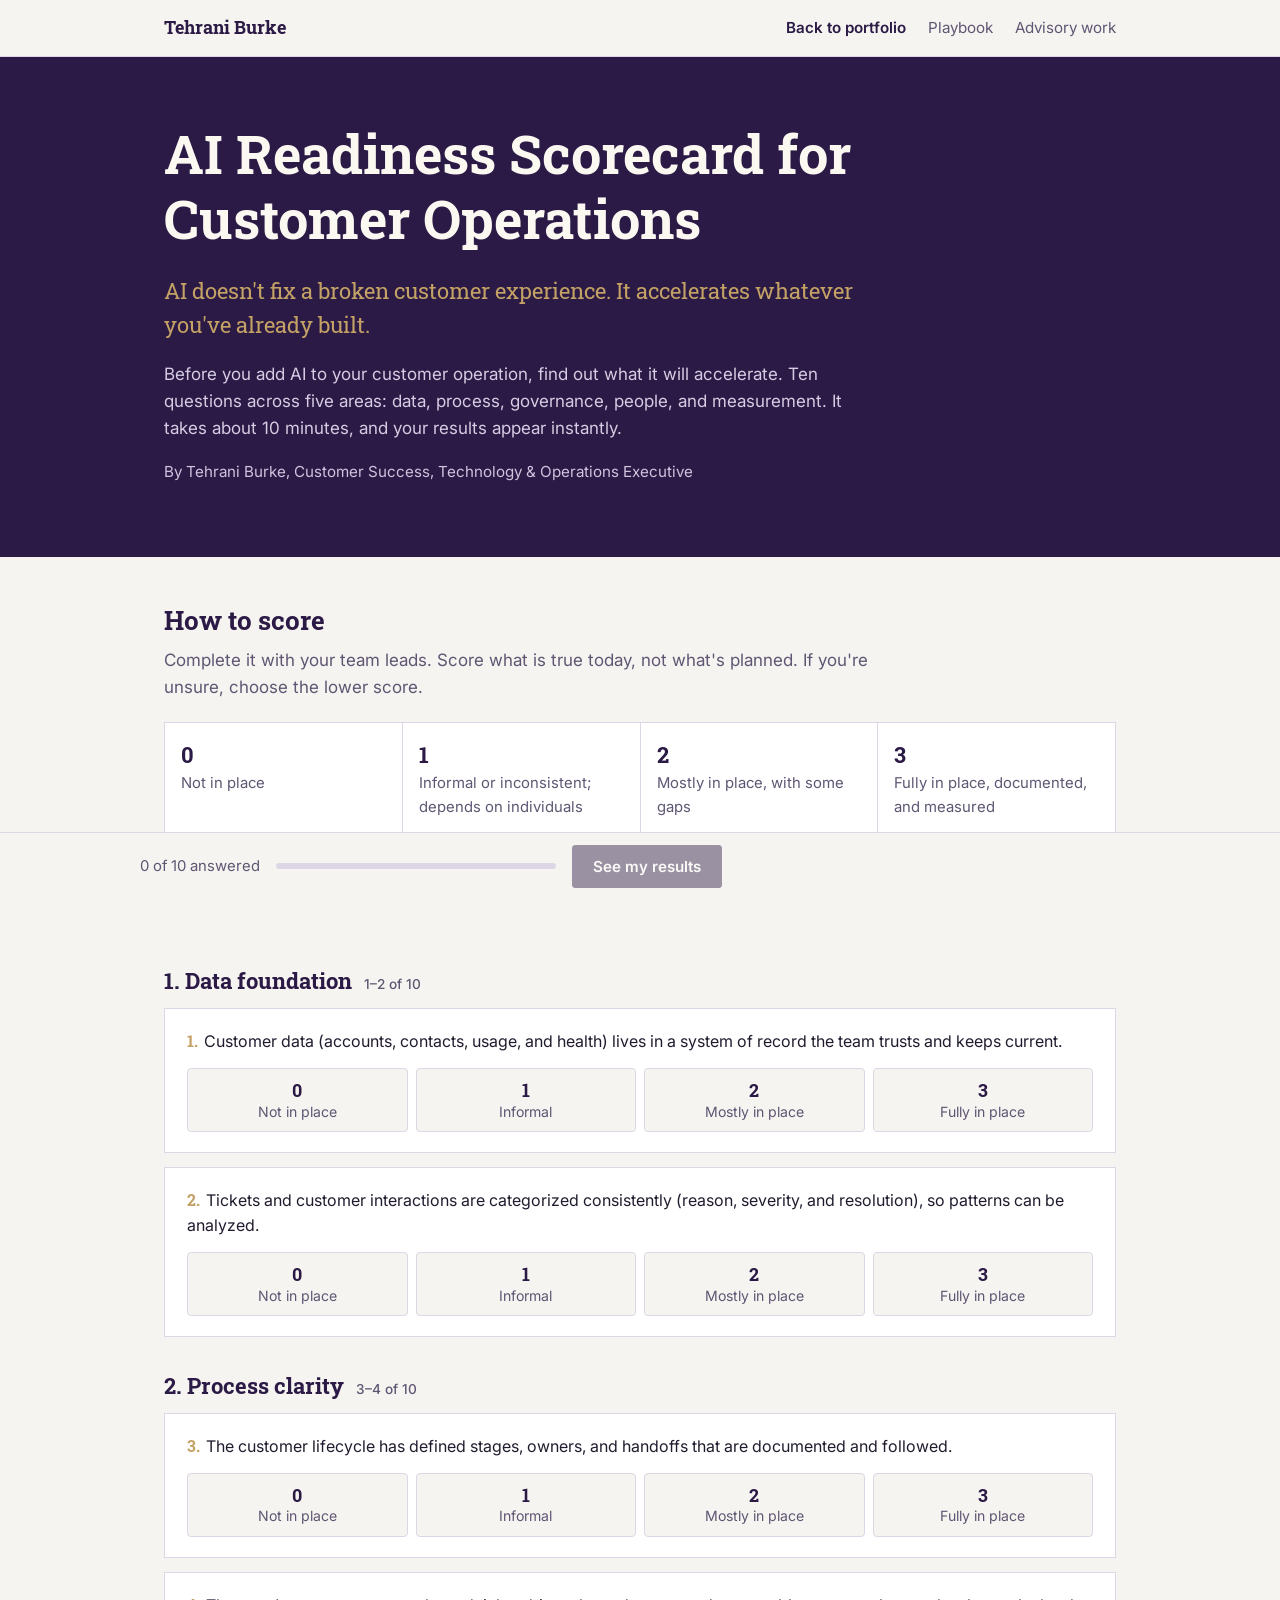
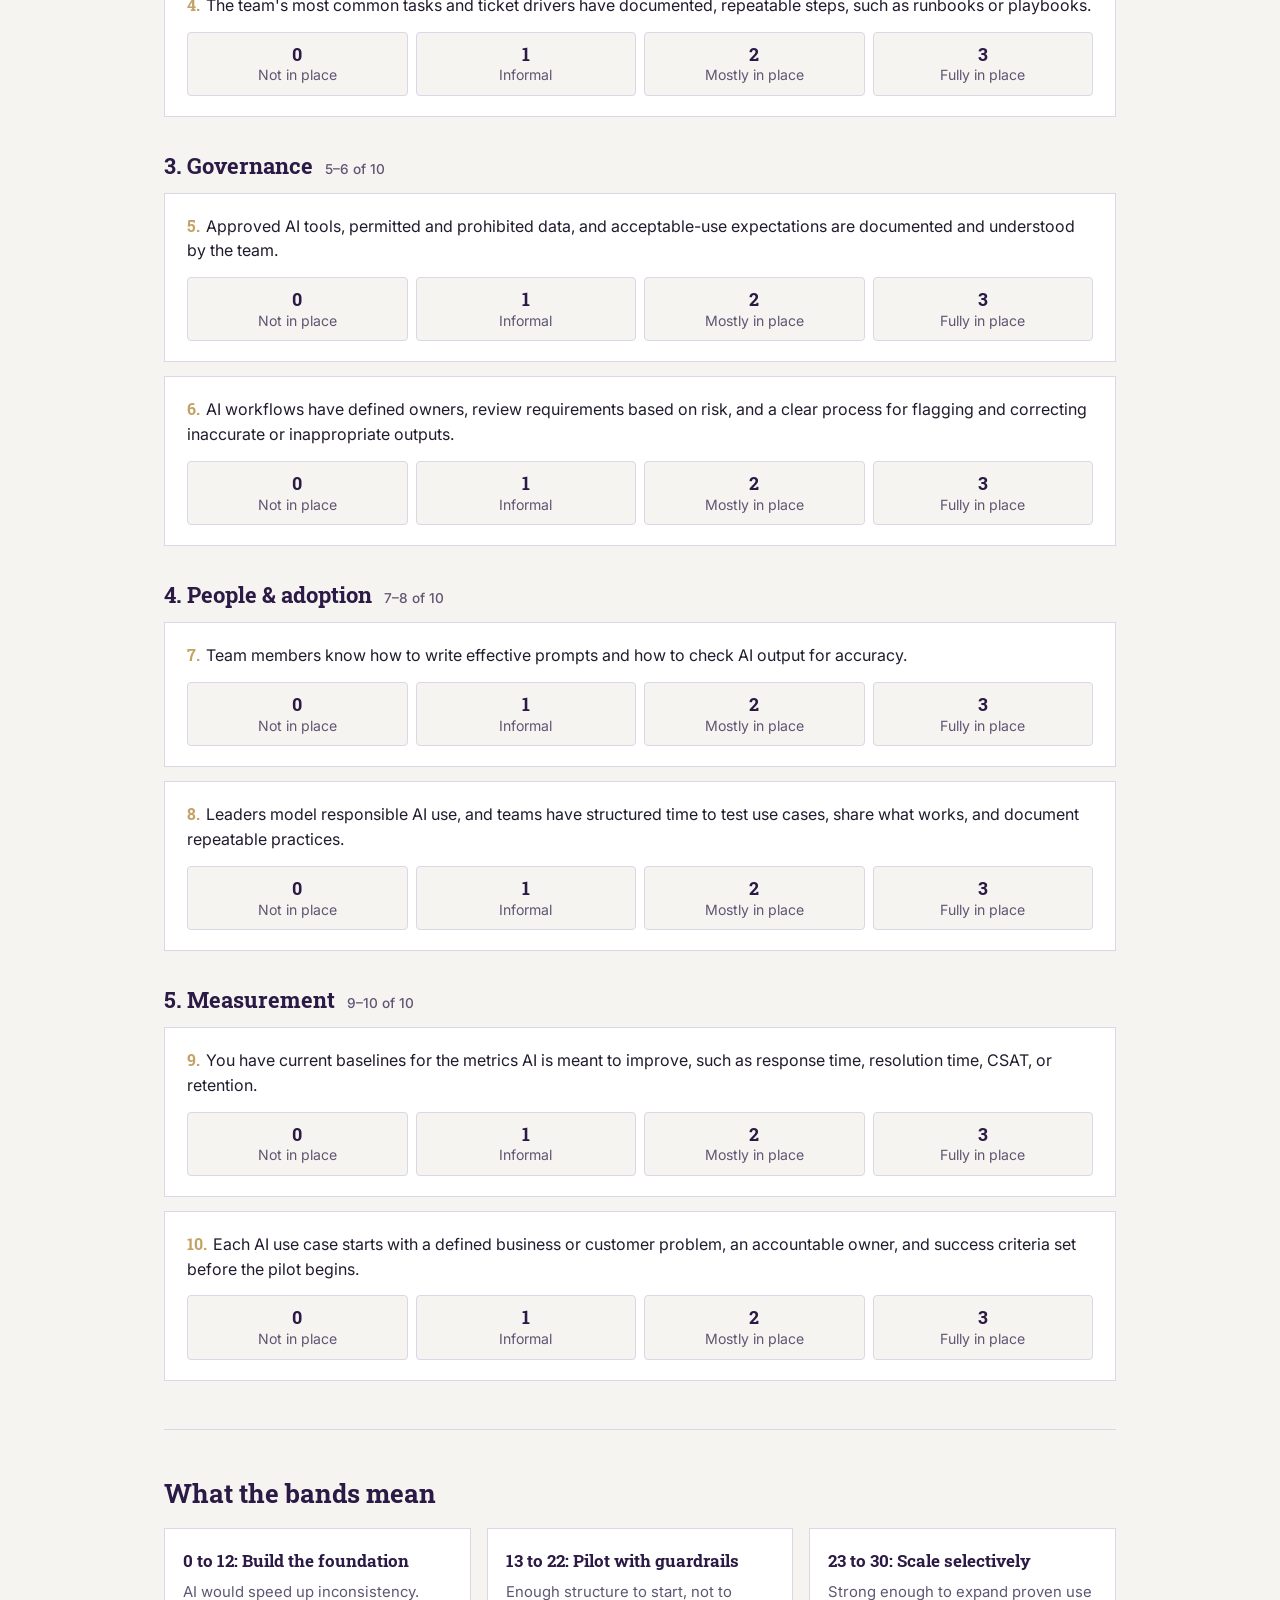
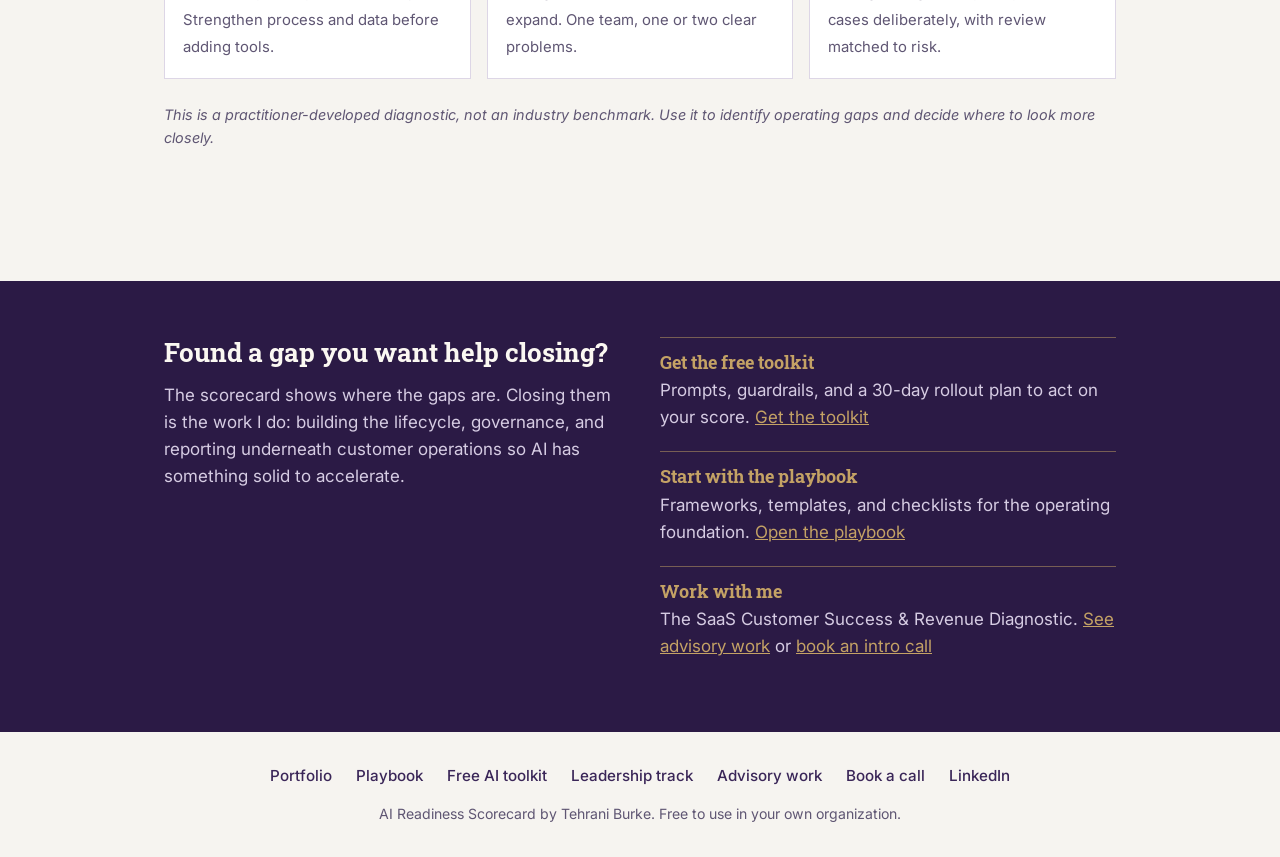
<file: ai-readiness/index.html>
<!DOCTYPE html>
<html lang="en">
<head>
<meta charset="utf-8">
<meta name="viewport" content="width=device-width, initial-scale=1, viewport-fit=cover">
<title>AI Readiness Scorecard for Customer Operations | Tehrani Burke</title>
<meta name="description" content="A 10-minute scorecard to find out whether your customer operation is ready for AI: data, process, governance, people, and measurement. By Tehrani Burke.">
<meta property="og:title" content="AI Readiness Scorecard for Customer Operations">
<meta property="og:description" content="AI accelerates whatever you've already built. Find out what it will accelerate in your customer operation. A 10-minute scorecard by Tehrani Burke.">
<meta property="og:type" content="article">
<meta property="og:url" content="https://tehraniburke.com/ai-readiness/">
<meta property="og:image" content="https://tehraniburke.com/images/og-ai-readiness.png">
<meta property="og:image:width" content="1200">
<meta property="og:image:height" content="627">
<meta name="twitter:card" content="summary_large_image">
<meta name="twitter:title" content="AI Readiness Scorecard for Customer Operations">
<meta name="twitter:description" content="AI accelerates whatever you've already built. Find out what it will accelerate in your customer operation. A 10-minute scorecard by Tehrani Burke.">
<meta name="twitter:image" content="https://tehraniburke.com/images/og-ai-readiness.png">
<link rel="preconnect" href="https://fonts.googleapis.com">
<link rel="preconnect" href="https://fonts.gstatic.com" crossorigin>
<link href="https://fonts.googleapis.com/css2?family=Roboto+Slab:wght@400;600;700&family=Inter:wght@400;500;600&display=swap" rel="stylesheet">
<script src="https://f.convertkit.com/ckjs/ck.5.js"></script>
<style>
:root{
  --plum:#2B1A45; --plum-2:#3A2658; --gold:#C4A265; --gold-soft:#E9DDC2;
  --paper:#F6F4F0; --white:#FFFFFF; --ink:#221B2E; --muted:#5F5673; --line:#DDD6E6;
  --red:#A6423A; --amber:#9A6B16; --green:#3E7C5A;
  --serif:"Roboto Slab", Georgia, "Times New Roman", serif;
  --sans:"Inter", system-ui, -apple-system, "Segoe UI", Roboto, Arial, sans-serif;
}
*{box-sizing:border-box}
html{scroll-behavior:smooth;scroll-padding-top:calc(72px + env(safe-area-inset-top,0px))}
@media (prefers-reduced-motion:reduce){html{scroll-behavior:auto}*{transition:none!important}}
body{margin:0;background:var(--paper);color:var(--ink);font-family:var(--sans);font-size:17px;line-height:1.6;
  padding-top:env(safe-area-inset-top,0px);padding-bottom:env(safe-area-inset-bottom,0px)}
a{color:var(--plum-2)}
a:focus-visible,button:focus-visible{outline:3px solid var(--gold);outline-offset:3px;border-radius:4px}
h1,h2,h3{font-family:var(--serif);line-height:1.2;margin:0;color:var(--plum)}
p{margin:0 0 1rem}

.bar{position:sticky;top:0;z-index:20;background:rgba(246,244,240,.96);backdrop-filter:blur(6px);border-bottom:1px solid var(--line);padding-top:env(safe-area-inset-top,0px)}
.bar-in{max-width:1000px;margin:0 auto;padding:14px 24px;display:flex;align-items:center;justify-content:space-between;gap:16px}
.brand{font-family:var(--serif);font-weight:700;font-size:1.1rem;color:var(--plum);text-decoration:none}
.bar nav{display:flex;gap:22px}
.bar nav a{text-decoration:none;color:var(--muted);font-size:.95rem}
.bar nav a:hover{color:var(--plum)}
.bar nav a.home{color:var(--plum);font-weight:600}
@media (max-width:640px){.bar nav a:not(.home){display:none}}

.hero{background:var(--plum);color:#E7DFF0}
.hero-in{max-width:1000px;margin:0 auto;padding:64px 24px 56px}
.hero h1{color:#FBF8F2;font-size:clamp(2.1rem,5vw,3.4rem);max-width:15em}
.hero .quote{font-family:var(--serif);color:var(--gold);font-size:clamp(1.1rem,2.2vw,1.35rem);margin:22px 0 18px;max-width:34em}
.hero p{max-width:40em;color:#D6CCE3}
.hero .by{font-size:.95rem;color:#CFC3DE;margin-top:18px}

main{max-width:1000px;margin:0 auto;padding:0 24px}
section{padding:48px 0;border-bottom:1px solid var(--line)}
section:last-of-type{border-bottom:0}
.intro{color:var(--muted);max-width:42em}

.scale{display:grid;grid-template-columns:repeat(4,1fr);gap:1px;background:var(--line);border:1px solid var(--line);margin-top:20px}
.scale div{background:var(--white);padding:14px 16px;font-size:.93rem;color:var(--muted)}
.scale b{display:block;font-family:var(--serif);font-size:1.4rem;color:var(--plum)}
@media (max-width:640px){.scale{grid-template-columns:repeat(2,1fr)}}

.area{margin-top:36px}
.area h2{font-size:1.35rem;display:flex;align-items:baseline;gap:12px}
.area h2 span{font-family:var(--sans);font-size:.85rem;color:var(--muted);font-weight:500}
.q{background:var(--white);border:1px solid var(--line);padding:20px 22px;margin-top:14px}
.q.done{border-left:4px solid var(--gold)}
.q fieldset{border:0;margin:0;padding:0}
.q legend{padding:0;font-size:1rem;line-height:1.55}
.q legend b{font-family:var(--serif);color:var(--gold);margin-right:6px}
.opts{display:grid;grid-template-columns:repeat(4,1fr);gap:8px;margin-top:14px}
.opts input{position:absolute;opacity:0;pointer-events:none}
.opts label{display:block;text-align:center;border:1px solid var(--line);border-radius:4px;padding:10px 6px;cursor:pointer;font-size:.88rem;color:var(--muted);background:var(--paper);line-height:1.3}
.opts label b{display:block;font-family:var(--serif);font-size:1.15rem;color:var(--plum)}
.opts label:hover{border-color:var(--gold)}
.opts input:checked+label{background:var(--plum);border-color:var(--plum);color:#E7DFF0}
.opts input:checked+label b{color:var(--gold)}
.opts input:focus-visible+label{outline:3px solid var(--gold);outline-offset:2px}
@media (max-width:560px){.opts label span{display:none}}

.sticky-progress{position:sticky;bottom:0;background:rgba(246,244,240,.97);border-top:1px solid var(--line);padding:12px 24px calc(12px + env(safe-area-inset-bottom,0px));z-index:10}
.sp-in{max-width:1000px;margin:0 auto;display:flex;align-items:center;gap:16px;font-size:.93rem;color:var(--muted)}
.meter{flex:1;max-width:280px;height:6px;background:var(--line);border-radius:3px;overflow:hidden}
.meter i{display:block;height:100%;width:0;background:var(--gold);transition:width .3s}
.btn{display:inline-block;padding:11px 20px;border-radius:3px;font:600 .95rem var(--sans);text-decoration:none;border:1px solid var(--plum);cursor:pointer}
.btn.primary{background:var(--plum);color:#fff}
.btn.primary:hover{background:var(--plum-2)}
.btn.ghost{background:transparent;color:var(--plum)}
.btn[disabled]{opacity:.45;cursor:not-allowed}

#results{display:none}
#results.show{display:block}
.total{display:flex;flex-wrap:wrap;align-items:center;gap:28px;background:var(--white);border:1px solid var(--line);border-top:4px solid var(--gold);padding:28px}
.total .num{font-family:var(--serif);font-size:3.4rem;font-weight:700;color:var(--plum);line-height:1}
.total .num small{font-size:1.2rem;color:var(--muted);font-weight:400}
.total h3{font-size:1.5rem}
.total p{margin:.4rem 0 0;color:var(--muted);max-width:34em}
.areas{margin-top:24px;display:grid;gap:12px}
.arow{display:grid;grid-template-columns:170px 1fr 48px;align-items:center;gap:14px;font-size:.95rem}
.arow .track{height:10px;background:var(--line);border-radius:5px;overflow:hidden}
.arow .fill{height:100%;border-radius:5px;background:var(--green)}
.arow.weak .fill{background:var(--red)}
.arow.weak .name{color:var(--red);font-weight:600}
.arow .val{text-align:right;font-weight:600;color:var(--plum)}
@media (max-width:560px){.arow{grid-template-columns:1fr 44px}.arow .track{grid-column:1/-1;order:3}}
.weak-box{margin-top:24px;background:#FBF1EF;border:1px solid #E7C4BF;border-left:4px solid var(--red);padding:18px 20px}
.weak-box h3{color:var(--red);font-size:1.1rem;margin-bottom:6px}
.weak-box ul{margin:.4rem 0 0;padding-left:1.2rem}
.actions{margin-top:24px}
.actions h3{font-size:1.15rem;margin-bottom:8px}
.actions ul{margin:0;padding-left:1.2rem}
.actions li{margin:.35rem 0}
.res-tools{display:flex;flex-wrap:wrap;gap:10px;margin-top:24px}
.note{font-size:.9rem;color:var(--muted);font-style:italic;margin-top:24px}

.bands{display:grid;grid-template-columns:repeat(3,1fr);gap:16px;margin-top:20px}
.bands div{background:var(--white);border:1px solid var(--line);padding:18px}
.bands b{font-family:var(--serif);color:var(--plum);display:block;margin-bottom:4px}
.bands span{font-size:.93rem;color:var(--muted)}
@media (max-width:760px){.bands{grid-template-columns:1fr}}

.close{background:var(--plum);color:#E7DFF0;margin-top:0}
.close-in{max-width:1000px;margin:0 auto;padding:56px 24px;display:grid;grid-template-columns:1fr 1fr;gap:40px}
.close h2{color:#FBF8F2}
.close p{color:#D6CCE3}
.close a{color:var(--gold)}
.path{border-top:1px solid rgba(196,162,101,.5);padding-top:14px}
.path+.path{margin-top:20px}
.path h3{color:var(--gold);font-size:1.1rem;margin-bottom:4px}
@media (max-width:760px){.close-in{grid-template-columns:1fr}}
footer{text-align:center;font-size:.88rem;color:var(--muted);padding:32px 24px}
.foot-links{display:flex;flex-wrap:wrap;justify-content:center;gap:10px 24px;margin-bottom:14px;font-size:.95rem}
.foot-links a{color:var(--plum-2);text-decoration:none;font-weight:500}
footer p{margin:0}

/* Kit form, restyled to match tehraniburke.com */
.tb-kit{background:var(--white,#fff);border:1px solid var(--line,#DDD6E6);border-top:4px solid var(--gold,#C4A265);border-radius:4px;max-width:640px;margin:0 auto;position:relative;text-align:left}
.tb-kit *{box-sizing:border-box}
.tb-kit [data-style="minimal"]{padding:32px}
@media (max-width:560px){.tb-kit [data-style="minimal"]{padding:22px}}
.tb-kit .formkit-header h2{font-family:var(--serif,"Roboto Slab",Georgia,serif);color:var(--plum,#2B1A45);font-size:1.5rem;line-height:1.25;margin:0 0 10px;font-weight:700}
.tb-kit .formkit-subheader p{color:var(--muted,#5F5673);font-size:1rem;margin:0 0 18px}
.tb-kit .formkit-fields{display:flex;flex-direction:column;gap:12px}
.tb-kit .formkit-input{width:100%;font:inherit;font-size:1rem;padding:13px 14px;border:1px solid var(--line,#DDD6E6);border-radius:3px;background:#fff;color:#221B2E}
.tb-kit .formkit-input:focus{outline:3px solid var(--gold,#C4A265);outline-offset:1px;border-color:var(--plum,#2B1A45)}
.tb-kit .formkit-submit{position:relative;overflow:hidden;border:0;border-radius:3px;background:var(--plum,#2B1A45);color:#fff;font:600 1rem var(--sans,Inter,system-ui,sans-serif);cursor:pointer;padding:0}
.tb-kit .formkit-submit>span{display:block;padding:14px 22px;transition:background .2s}
.tb-kit .formkit-submit:hover>span,.tb-kit .formkit-submit:focus-visible>span{background:rgba(255,255,255,.08)}
.tb-kit .formkit-submit:focus-visible{outline:3px solid var(--gold,#C4A265);outline-offset:2px}
.tb-kit .formkit-guarantee p{font-size:.85rem;color:var(--muted,#5F5673);margin:12px 0 0}
.tb-kit .formkit-alert{list-style:none;margin:0 0 14px;padding:12px;border-radius:3px;font-size:.95rem}
.tb-kit .formkit-alert:empty{display:none}
.tb-kit .formkit-alert-error{background:#FBF1EF;border:1px solid #E7C4BF;color:#A6423A}
.tb-kit .formkit-alert-success{background:#EEF6F1;border:1px solid #BFD9C9;color:#2F6247;font-size:1rem;padding:16px}
.tb-kit .formkit-spinner{display:flex;height:0;width:0;margin:0 auto;position:absolute;top:0;left:0;right:0;overflow:hidden}
.tb-kit .formkit-spinner>div{margin:auto;width:10px;height:10px;background:#fff;opacity:.4;border-radius:100%;display:inline-block;animation:tbkit-bounce 1.4s infinite ease-in-out both}
.tb-kit .formkit-spinner>div:nth-child(1){animation-delay:-.32s}.tb-kit .formkit-spinner>div:nth-child(2){animation-delay:-.16s}
.tb-kit .formkit-submit[data-active] .formkit-spinner{height:100%;width:50px}
.tb-kit .formkit-submit[data-active] .formkit-spinner~span{opacity:0}
@keyframes tbkit-bounce{0%,80%,100%{transform:scale(0)}40%{transform:scale(1)}}
.tb-kit .formkit-powered-by-convertkit-container{margin-top:14px;text-align:center}
.tb-kit .tb-kit-badge{font-size:.75rem;color:#8A819C;text-decoration:none}
.tb-kit .tb-kit-badge:hover{text-decoration:underline}

#toolkit-offer .offer-h{text-align:center;margin-bottom:22px}
#toolkit-offer .offer-h h2{font-size:1.6rem}
#toolkit-offer .offer-h p{color:var(--muted);max-width:36em;margin:8px auto 0}
@media print{#toolkit-offer{display:none!important}}
@media print{
  .bar,.sticky-progress,.close,footer,.res-tools,.hero .by{display:none!important}
  body{background:#fff;font-size:12pt}
  .hero{background:#fff;color:#000}.hero h1,.hero .quote{color:#2B1A45}.hero p{color:#333}
  .q{break-inside:avoid;padding:10px 14px}.opts label{padding:4px}
  section{padding:18px 0}
}
</style>
<script data-goatcounter="https://tehraniburke.goatcounter.com/count" async src="//gc.zgo.at/count.js"></script>
</head>
<body>

<header class="bar">
  <div class="bar-in">
    <a class="brand" href="/">Tehrani Burke</a>
    <nav aria-label="Site">
      <a class="home" href="/">Back to portfolio</a>
      <a href="/playbook/">Playbook</a>
      <a href="/#advisory">Advisory work</a>
    </nav>
  </div>
</header>

<div class="hero">
  <div class="hero-in">
    <h1>AI Readiness Scorecard for Customer Operations</h1>
    <p class="quote">AI doesn't fix a broken customer experience. It accelerates whatever you've already built.</p>
    <p>Before you add AI to your customer operation, find out what it will accelerate. Ten questions across five areas: data, process, governance, people, and measurement. It takes about 10 minutes, and your results appear instantly.</p>
    <p class="by">By Tehrani Burke, Customer Success, Technology &amp; Operations Executive</p>
  </div>
</div>

<main>
  <section>
    <h2>How to score</h2>
    <p class="intro" style="margin-top:12px">Complete it with your team leads. Score what is true today, not what's planned. If you're unsure, choose the lower score.</p>
    <div class="scale">
      <div><b>0</b>Not in place</div>
      <div><b>1</b>Informal or inconsistent; depends on individuals</div>
      <div><b>2</b>Mostly in place, with some gaps</div>
      <div><b>3</b>Fully in place, documented, and measured</div>
    </div>
  </section>

  <section id="questions" aria-label="Scorecard questions"></section>

  <section id="results" aria-live="polite"></section>

  <section id="toolkit-offer" hidden>
    <div class="offer-h"><h2>Turn your score into an action plan</h2><p>Get the free toolkit: 12 practical prompts matched to these five areas, AI guardrails, a 30-day rollout plan, and a pilot charter.</p></div>
<form action="https://app.kit.com/forms/9967252/subscriptions" class="seva-form formkit-form tb-kit" method="post" data-sv-form="9967252" data-uid="c688845b8b" data-format="inline" data-version="5" data-options="{&quot;settings&quot;:{&quot;after_subscribe&quot;:{&quot;action&quot;:&quot;message&quot;,&quot;success_message&quot;:&quot;Thanks! Check your inbox for an email from Tehrani Burke, then click the button inside to confirm and download your toolkit.&quot;,&quot;redirect_url&quot;:&quot;&quot;},&quot;analytics&quot;:{&quot;google&quot;:null,&quot;fathom&quot;:null,&quot;facebook&quot;:null,&quot;segment&quot;:null,&quot;pinterest&quot;:null,&quot;sparkloop&quot;:null,&quot;googletagmanager&quot;:null},&quot;modal&quot;:{&quot;trigger&quot;:&quot;timer&quot;,&quot;scroll_percentage&quot;:null,&quot;timer&quot;:5,&quot;devices&quot;:&quot;all&quot;,&quot;show_once_every&quot;:15},&quot;powered_by&quot;:{&quot;show&quot;:true,&quot;url&quot;:&quot;https://kit.com/features/forms?utm_campaign=poweredby&amp;utm_content=form&amp;utm_medium=referral&amp;utm_source=dynamic&quot;},&quot;recaptcha&quot;:{&quot;enabled&quot;:false},&quot;return_visitor&quot;:{&quot;action&quot;:&quot;show&quot;,&quot;custom_content&quot;:&quot;&quot;},&quot;slide_in&quot;:{&quot;display_in&quot;:&quot;bottom_right&quot;,&quot;trigger&quot;:&quot;timer&quot;,&quot;scroll_percentage&quot;:null,&quot;timer&quot;:5,&quot;devices&quot;:&quot;all&quot;,&quot;show_once_every&quot;:15},&quot;sticky_bar&quot;:{&quot;display_in&quot;:&quot;top&quot;,&quot;trigger&quot;:&quot;timer&quot;,&quot;scroll_percentage&quot;:null,&quot;timer&quot;:5,&quot;devices&quot;:&quot;all&quot;,&quot;show_once_every&quot;:15}},&quot;version&quot;:&quot;5&quot;}" min-width="400 500 600 700 800">
  <div data-style="minimal">
    <div class="formkit-header" data-element="header"><h2>Get the AI-Enabled Customer Operations Toolkit</h2></div>
    <div class="formkit-subheader" data-element="subheader"><p>A practical 15-page guide for Customer Success and Operations leaders: readiness scorecard, 12 prompts, guardrails, a 30-day rollout plan, and a pilot charter.</p></div>
    <ul class="formkit-alert formkit-alert-error" data-element="errors" data-group="alert"></ul>
    <div data-element="fields" data-stacked="true" class="seva-fields formkit-fields">
      <div class="formkit-field"><input class="formkit-input" aria-label="First name" name="fields[first_name]" placeholder="First name" type="text" autocomplete="given-name"></div>
      <div class="formkit-field"><input class="formkit-input" name="email_address" aria-label="Work email" placeholder="Work email" required type="email" autocomplete="email"></div>
      <button data-element="submit" class="formkit-submit"><div class="formkit-spinner"><div></div><div></div><div></div></div><span>Send me the toolkit</span></button>
    </div>
    <div class="formkit-guarantee" data-element="guarantee"><p>You'll also receive occasional practical insights on Customer Success, AI, and operations. Unsubscribe anytime.</p></div>
    <div class="formkit-powered-by-convertkit-container"><a href="https://kit.com/features/forms?utm_campaign=poweredby&amp;utm_content=form&amp;utm_medium=referral&amp;utm_source=dynamic" data-element="powered-by" class="formkit-powered-by-convertkit tb-kit-badge" data-variant="dark" target="_blank" rel="nofollow noopener">Built with Kit</a></div>
  </div>
</form>

  </section>

  <section>
    <h2>What the bands mean</h2>
    <div class="bands">
      <div><b>0 to 12: Build the foundation</b><span>AI would speed up inconsistency. Strengthen process and data before adding tools.</span></div>
      <div><b>13 to 22: Pilot with guardrails</b><span>Enough structure to start, not to expand. One team, one or two clear problems.</span></div>
      <div><b>23 to 30: Scale selectively</b><span>Strong enough to expand proven use cases deliberately, with review matched to risk.</span></div>
    </div>
    <p class="note">This is a practitioner-developed diagnostic, not an industry benchmark. Use it to identify operating gaps and decide where to look more closely.</p>
  </section>
</main>

<div class="sticky-progress">
  <div class="sp-in">
    <span id="count">0 of 10 answered</span>
    <div class="meter"><i id="bar"></i></div>
    <button class="btn primary" id="see" disabled>See my results</button>
  </div>
</div>

<div class="close">
  <div class="close-in">
    <div>
      <h2>Found a gap you want help closing?</h2>
      <p style="margin-top:14px">The scorecard shows where the gaps are. Closing them is the work I do: building the lifecycle, governance, and reporting underneath customer operations so AI has something solid to accelerate.</p>
    </div>
    <div>
      <div class="path">
        <h3>Get the free toolkit</h3>
        <p>Prompts, guardrails, and a 30-day rollout plan to act on your score. <a href="/toolkit/">Get the toolkit</a></p>
      </div>
      <div class="path">
        <h3>Start with the playbook</h3>
        <p>Frameworks, templates, and checklists for the operating foundation. <a href="/playbook/">Open the playbook</a></p>
      </div>
      <div class="path">
        <h3>Work with me</h3>
        <p>The SaaS Customer Success &amp; Revenue Diagnostic. <a href="/#advisory">See advisory work</a> or <a href="https://calendly.com/tehraniburke/intro_call_with_tehrani_burke_30_minutes">book an intro call</a></p>
      </div>
    </div>
  </div>
</div>

<footer>
  <nav class="foot-links" aria-label="Tehrani Burke site">
    <a href="/">Portfolio</a>
    <a href="/playbook/">Playbook</a>
    <a href="/toolkit/">Free AI toolkit</a>
    <a href="/#leadership">Leadership track</a>
    <a href="/#advisory">Advisory work</a>
    <a href="https://calendly.com/tehraniburke/intro_call_with_tehrani_burke_30_minutes">Book a call</a>
    <a href="https://www.linkedin.com/in/tehraniburke">LinkedIn</a>
  </nav>
  <p>AI Readiness Scorecard by Tehrani Burke. Free to use in your own organization.</p>
</footer>

<script>
(function(){
  var AREAS=[
    {name:"Data foundation",qs:[
      "Customer data (accounts, contacts, usage, and health) lives in a system of record the team trusts and keeps current.",
      "Tickets and customer interactions are categorized consistently (reason, severity, and resolution), so patterns can be analyzed."],
     fix:"Standardize ticket categories and clean up your system of record so AI works from data you trust."},
    {name:"Process clarity",qs:[
      "The customer lifecycle has defined stages, owners, and handoffs that are documented and followed.",
      "The team's most common tasks and ticket drivers have documented, repeatable steps, such as runbooks or playbooks."],
     fix:"Document lifecycle stages, owners, and handoffs, and write runbooks for your top ticket drivers, so AI has a reliable process to follow."},
    {name:"Governance",qs:[
      "Approved AI tools, permitted and prohibited data, and acceptable-use expectations are documented and understood by the team.",
      "AI workflows have defined owners, review requirements based on risk, and a clear process for flagging and correcting inaccurate or inappropriate outputs."],
     fix:"Write down approved tools and data rules, and assign owners and risk-based review to every AI workflow before expanding."},
    {name:"People & adoption",qs:[
      "Team members know how to write effective prompts and how to check AI output for accuracy.",
      "Leaders model responsible AI use, and teams have structured time to test use cases, share what works, and document repeatable practices."],
     fix:"Train the team on prompting and output checking, and set aside regular time to test and share what works."},
    {name:"Measurement",qs:[
      "You have current baselines for the metrics AI is meant to improve, such as response time, resolution time, CSAT, or retention.",
      "Each AI use case starts with a defined business or customer problem, an accountable owner, and success criteria set before the pilot begins."],
     fix:"Capture baselines and define the problem, owner, and success criteria before any pilot, so you can prove what AI changed."}
  ];
  var LABELS=["Not in place","Informal","Mostly in place","Fully in place"];
  var KEY="tb-ai-readiness";
  var answers=[];
  try{answers=JSON.parse(localStorage.getItem(KEY)||"[]")}catch(e){answers=[]}
  if(!Array.isArray(answers))answers=[];

  var qwrap=document.getElementById("questions"),n=0,html="";
  AREAS.forEach(function(a,ai){
    html+='<div class="area"><h2>'+(ai+1)+'. '+a.name+'<span>'+(ai*2+1)+'–'+(ai*2+2)+' of 10</span></h2>';
    a.qs.forEach(function(q){
      var i=n++;
      html+='<div class="q" id="q'+i+'"><fieldset><legend><b>'+(i+1)+'.</b>'+q+'</legend><div class="opts">';
      for(var s=0;s<4;s++){
        html+='<input type="radio" name="q'+i+'" id="q'+i+'s'+s+'" value="'+s+'"'+(answers[i]===s?' checked':'')+'><label for="q'+i+'s'+s+'"><b>'+s+'</b><span>'+LABELS[s]+'</span></label>';
      }
      html+='</div></fieldset></div>';
    });
    html+='</div>';
  });
  qwrap.innerHTML=html;

  var count=document.getElementById("count"),bar=document.getElementById("bar"),see=document.getElementById("see"),res=document.getElementById("results");
  function answered(){var c=0;for(var i=0;i<10;i++)if(typeof answers[i]==="number")c++;return c}
  function save(){try{localStorage.setItem(KEY,JSON.stringify(answers))}catch(e){}}
  function progress(){
    var c=answered();
    count.textContent=c===10?"All 10 answered":c+" of 10 answered";
    bar.style.width=(c*10)+"%";
    see.disabled=c<10;
    for(var i=0;i<10;i++){var el=document.getElementById("q"+i);if(el)el.classList.toggle("done",typeof answers[i]==="number")}
  }
  qwrap.addEventListener("change",function(e){
    if(e.target.name){answers[parseInt(e.target.name.slice(1),10)]=parseInt(e.target.value,10);save();progress();if(res.classList.contains("show"))render(false)}
  });

  function render(scroll){
    var total=0,areaScores=AREAS.map(function(a,ai){var s=answers[ai*2]+answers[ai*2+1];total+=s;return s});
    var band,desc,acts;
    if(total<=12){band="Build the foundation";desc="AI would speed up inconsistency and expose gaps to customers faster. Strengthen process and data before adding tools.";
      acts=["Document your lifecycle stages, owners, and handoffs.","Standardize how tickets are categorized.","Set basic AI usage rules now, since your team may already be using AI tools."];}
    else if(total<=22){band="Pilot with guardrails";desc="You have enough structure to start, but not to expand. Choose one team and one or two problems with clear baselines.";
      acts=["Run a 30-day pilot with one team and one or two clearly defined problems.","Start with internal tasks, like ticket theme analysis or business review prep, before anything customer-facing.","Review outputs closely until quality is consistent."];}
    else{band="Scale selectively";desc="Your operating foundation is strong enough to expand proven AI use cases deliberately.";
      acts=["Build a shared prompt library for your team from the workflows that already work.","Extend proven workflows to new teams, with review matched to risk.","Report AI results against baselines to leadership every quarter."];}
    var weak=[];
    var h='<h2>Your results</h2><div class="total" style="margin-top:18px"><div class="num">'+total+'<small> / 30</small></div><div><h3>'+band+'</h3><p>'+desc+'</p></div></div><div class="areas">';
    AREAS.forEach(function(a,ai){var s=areaScores[ai],w=s<=2;if(w)weak.push(a);
      h+='<div class="arow'+(w?' weak':'')+'"><span class="name">'+a.name+'</span><div class="track"><div class="fill" style="width:'+(s/6*100)+'%"></div></div><span class="val">'+s+' / 6</span></div>';});
    h+='</div>';
    if(weak.length){
      h+='<div class="weak-box"><h3>Weakest-link warning</h3><p style="margin:0">'+(weak.length===1?'One area scores':'These areas score')+' 2 or less out of 6. Address '+(weak.length===1?'it':'them')+' before expanding AI, no matter how high your total is. AI will find your weakest link and put it under pressure.</p><ul>';
      weak.forEach(function(a){h+='<li><strong>'+a.name+':</strong> '+a.fix+'</li>'});
      h+='</ul></div>';
    }
    h+='<div class="actions"><h3>Your next steps</h3><ul>';
    acts.forEach(function(x){h+='<li>'+x+'</li>'});
    h+='</ul></div><div class="res-tools"><button class="btn primary" id="print">Print or save as PDF</button><button class="btn ghost" id="reset">Start over</button></div>';
    res.innerHTML=h;res.classList.add("show");document.getElementById("toolkit-offer").hidden=false;
    document.getElementById("print").onclick=function(){window.print()};
    document.getElementById("reset").onclick=function(){
      answers=[];save();res.classList.remove("show");res.innerHTML="";document.getElementById("toolkit-offer").hidden=true;
      [].forEach.call(document.querySelectorAll('.opts input'),function(i){i.checked=false});progress();
      document.getElementById("q0").scrollIntoView();
    };
    if(scroll)res.scrollIntoView();
  }
  see.addEventListener("click",function(){if(answered()===10)render(true)});
  progress();
  if(answered()===10)render(false);
})();
</script>
</body>
</html>
</file>
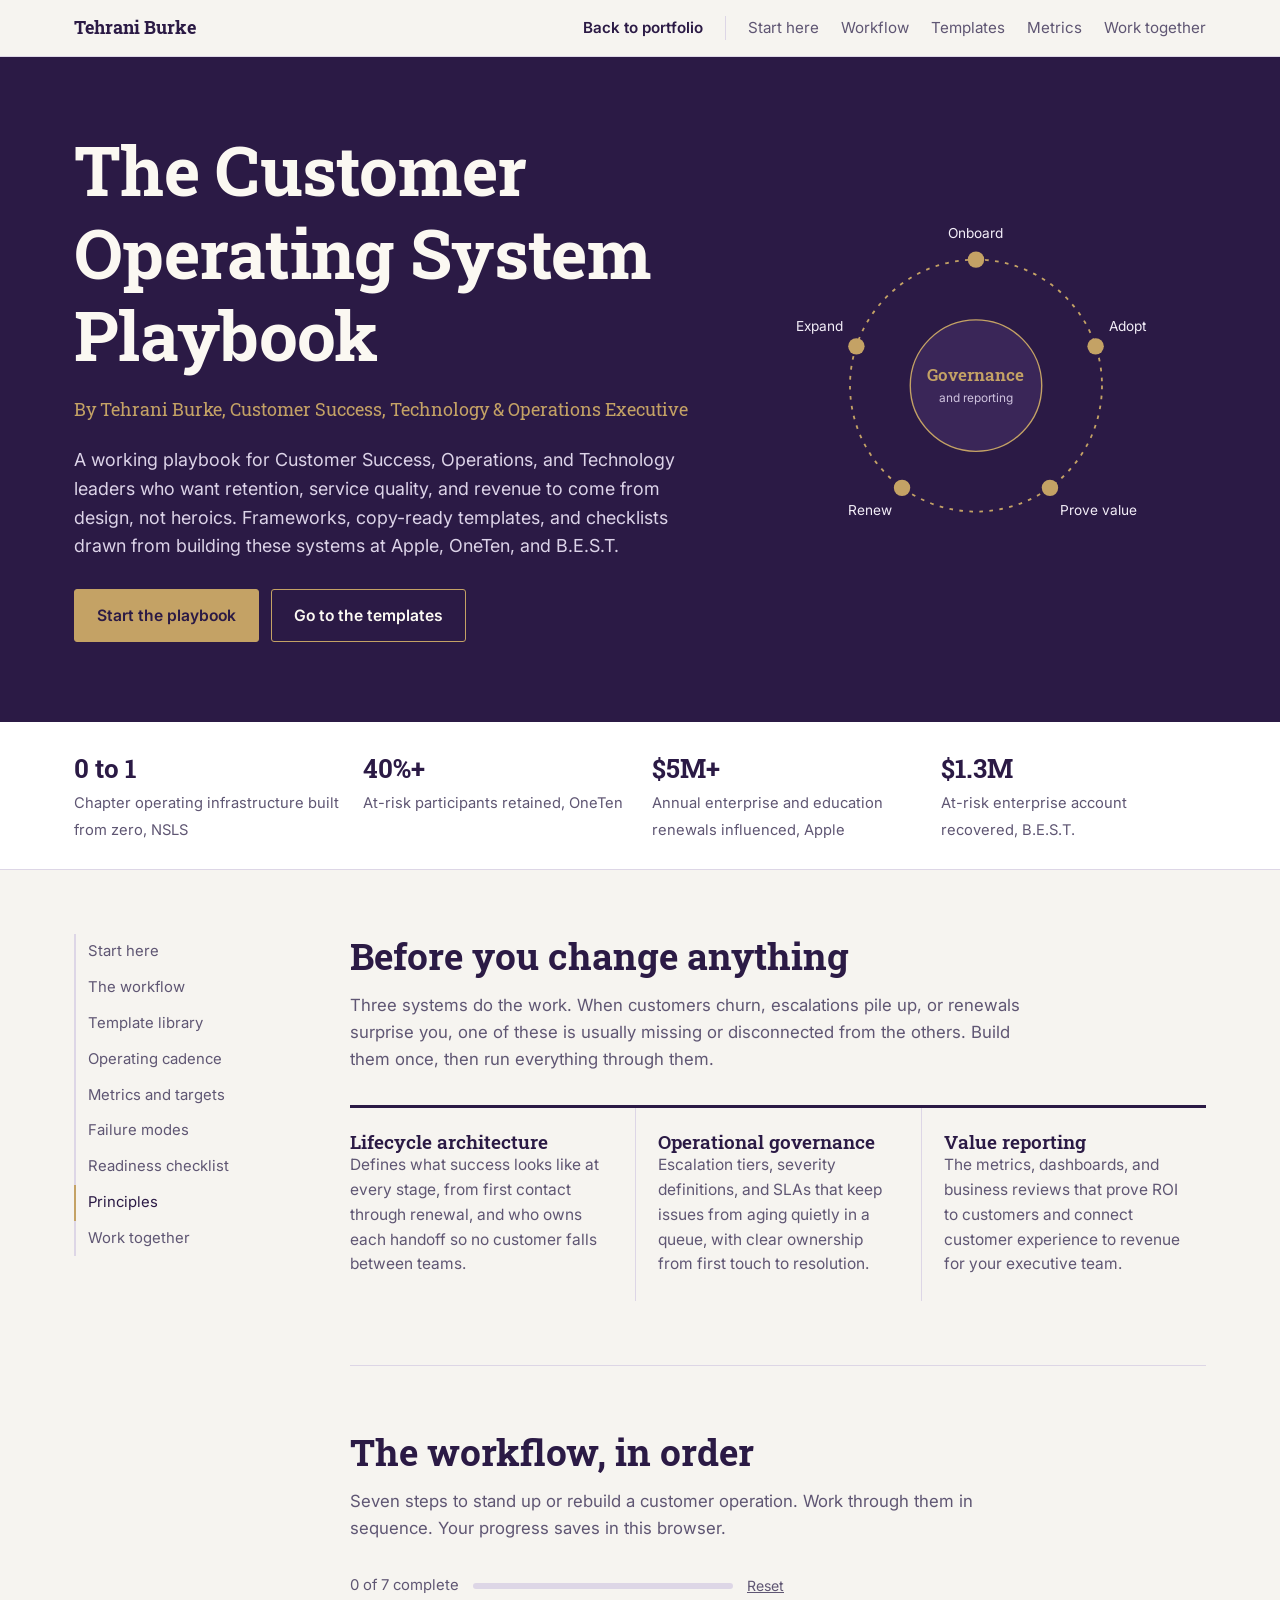
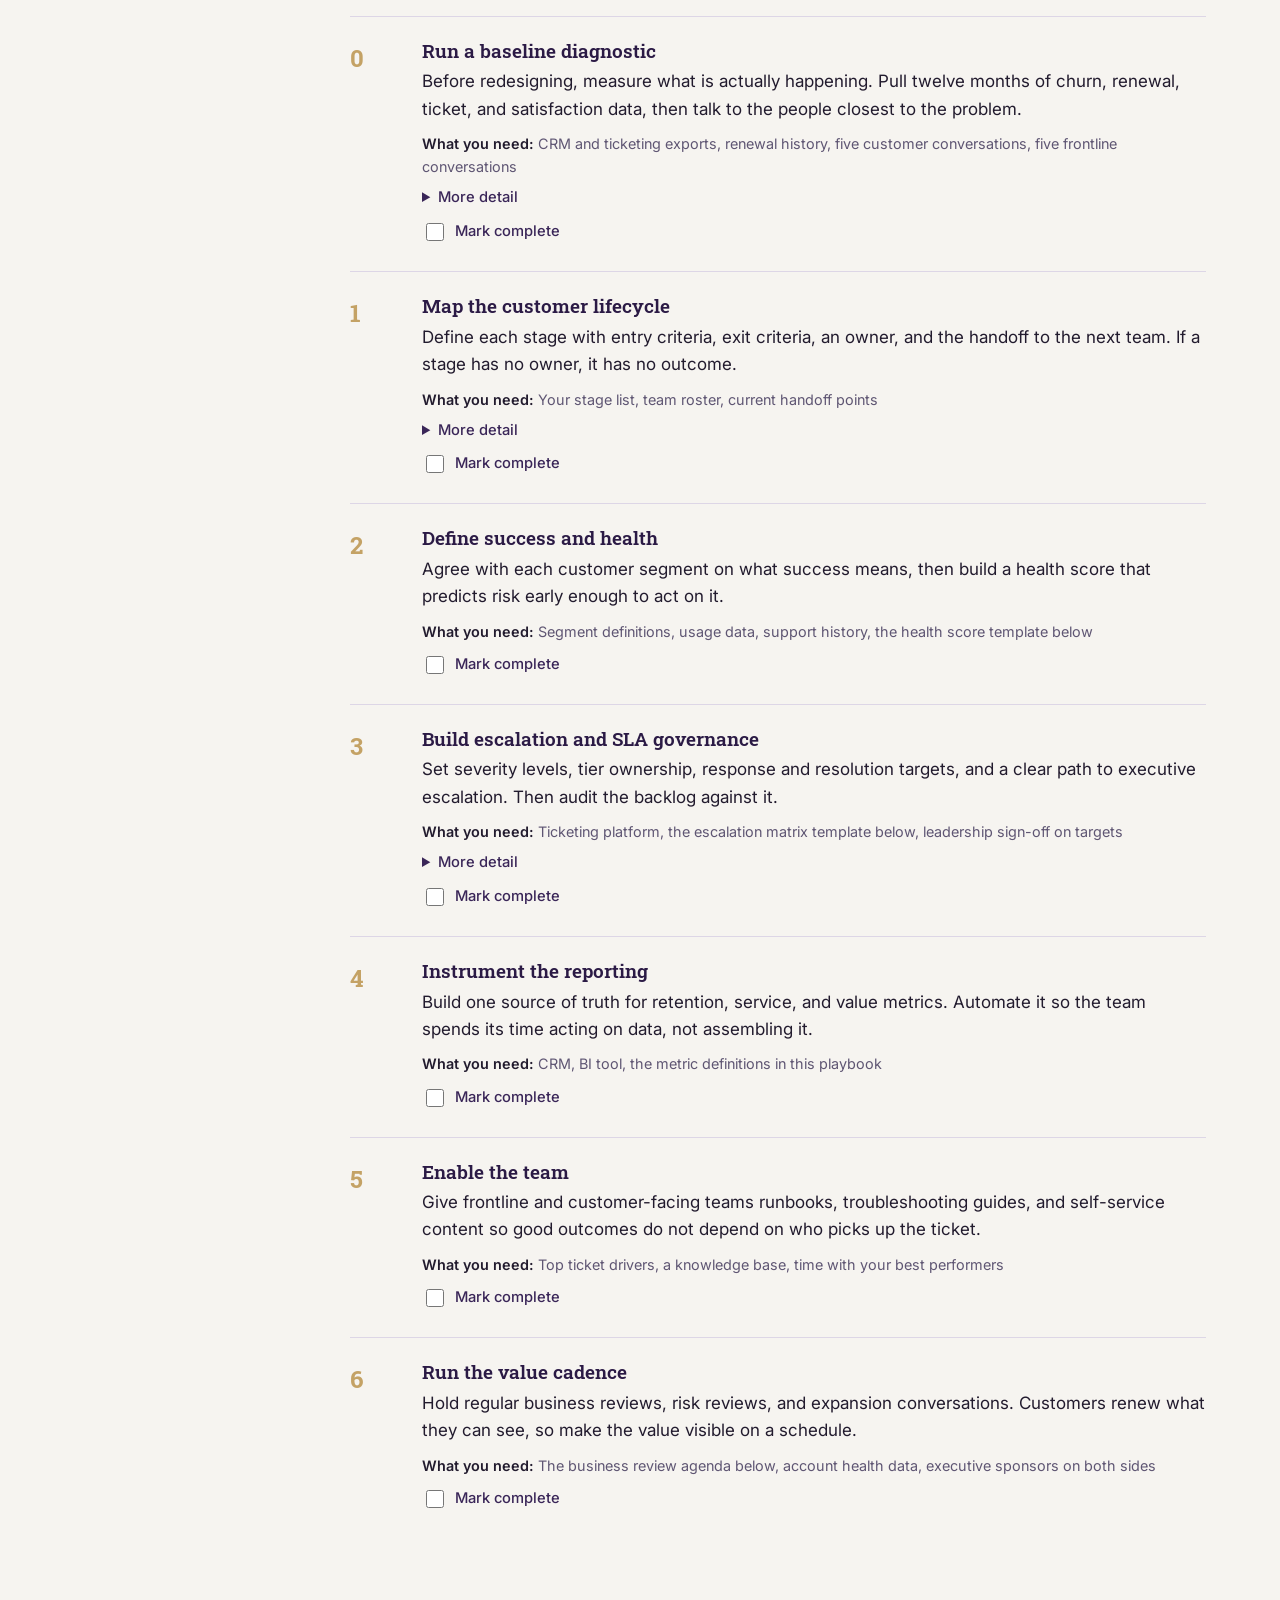
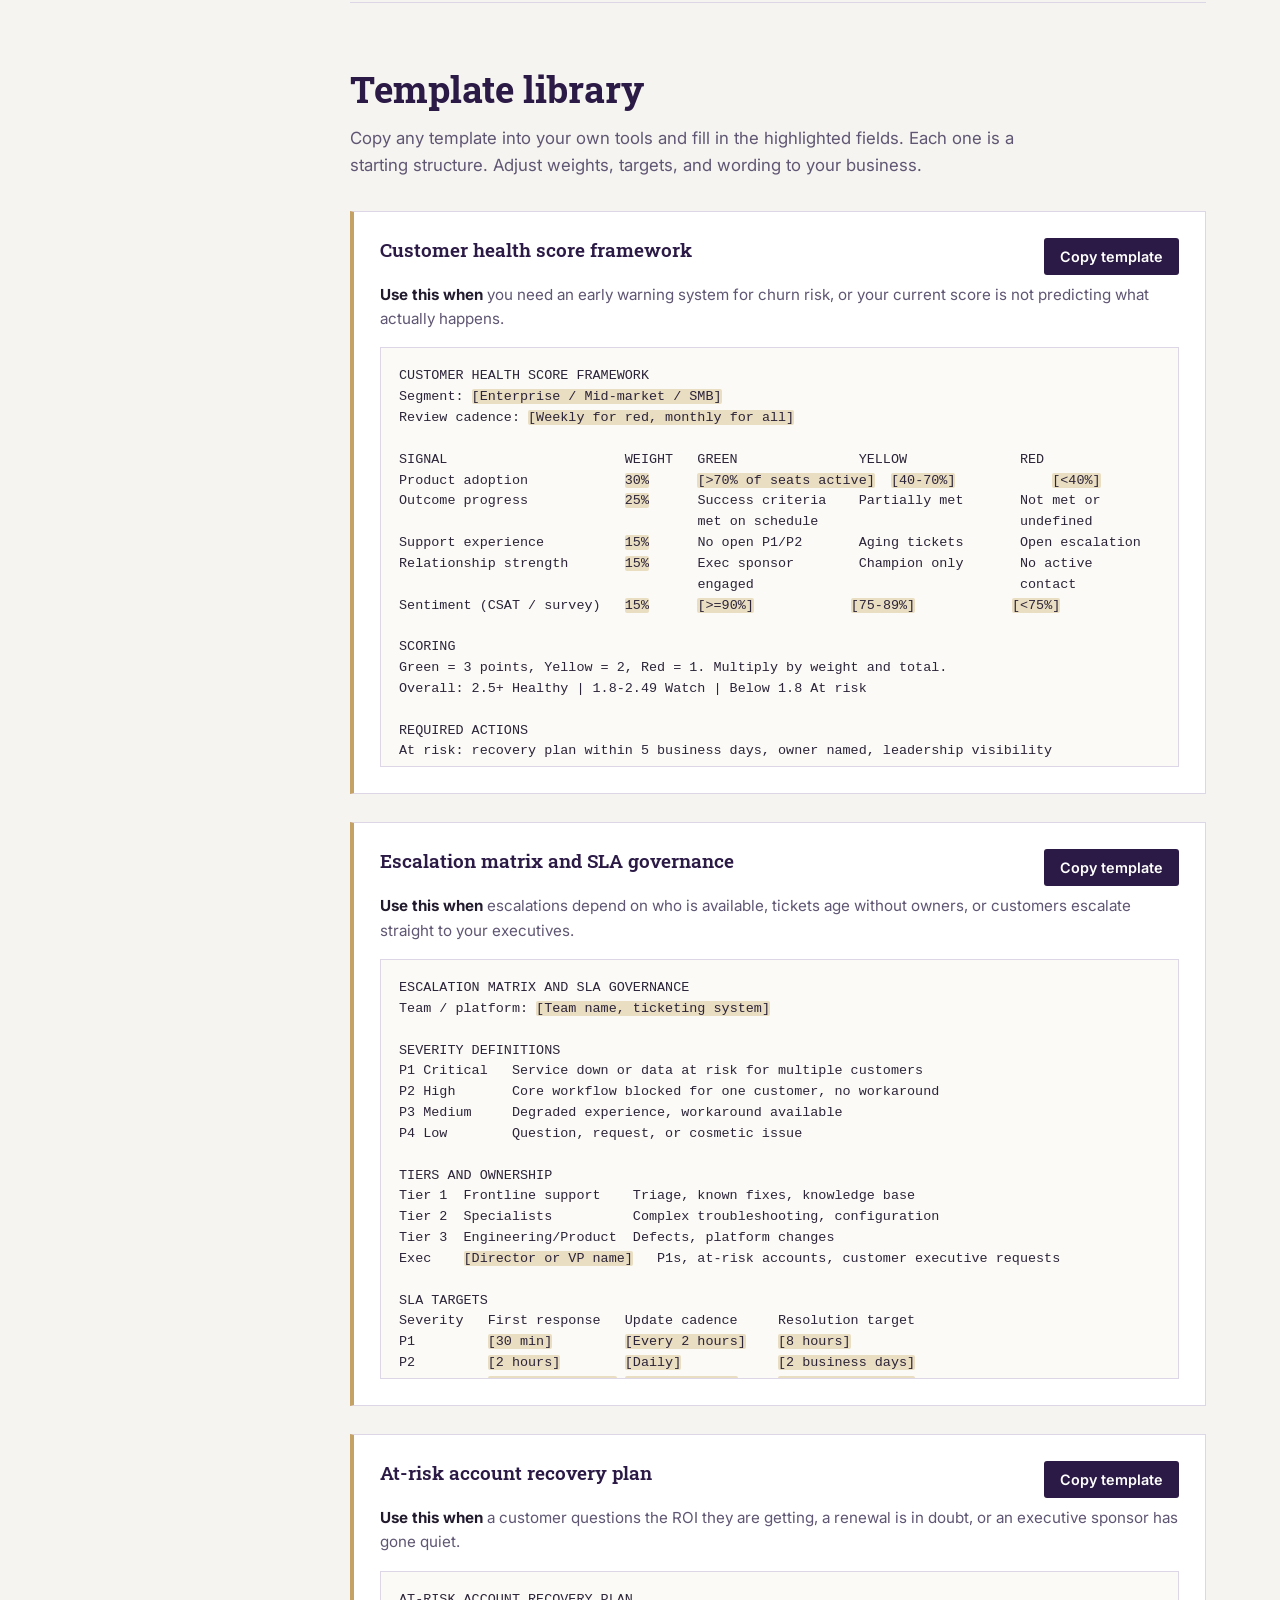
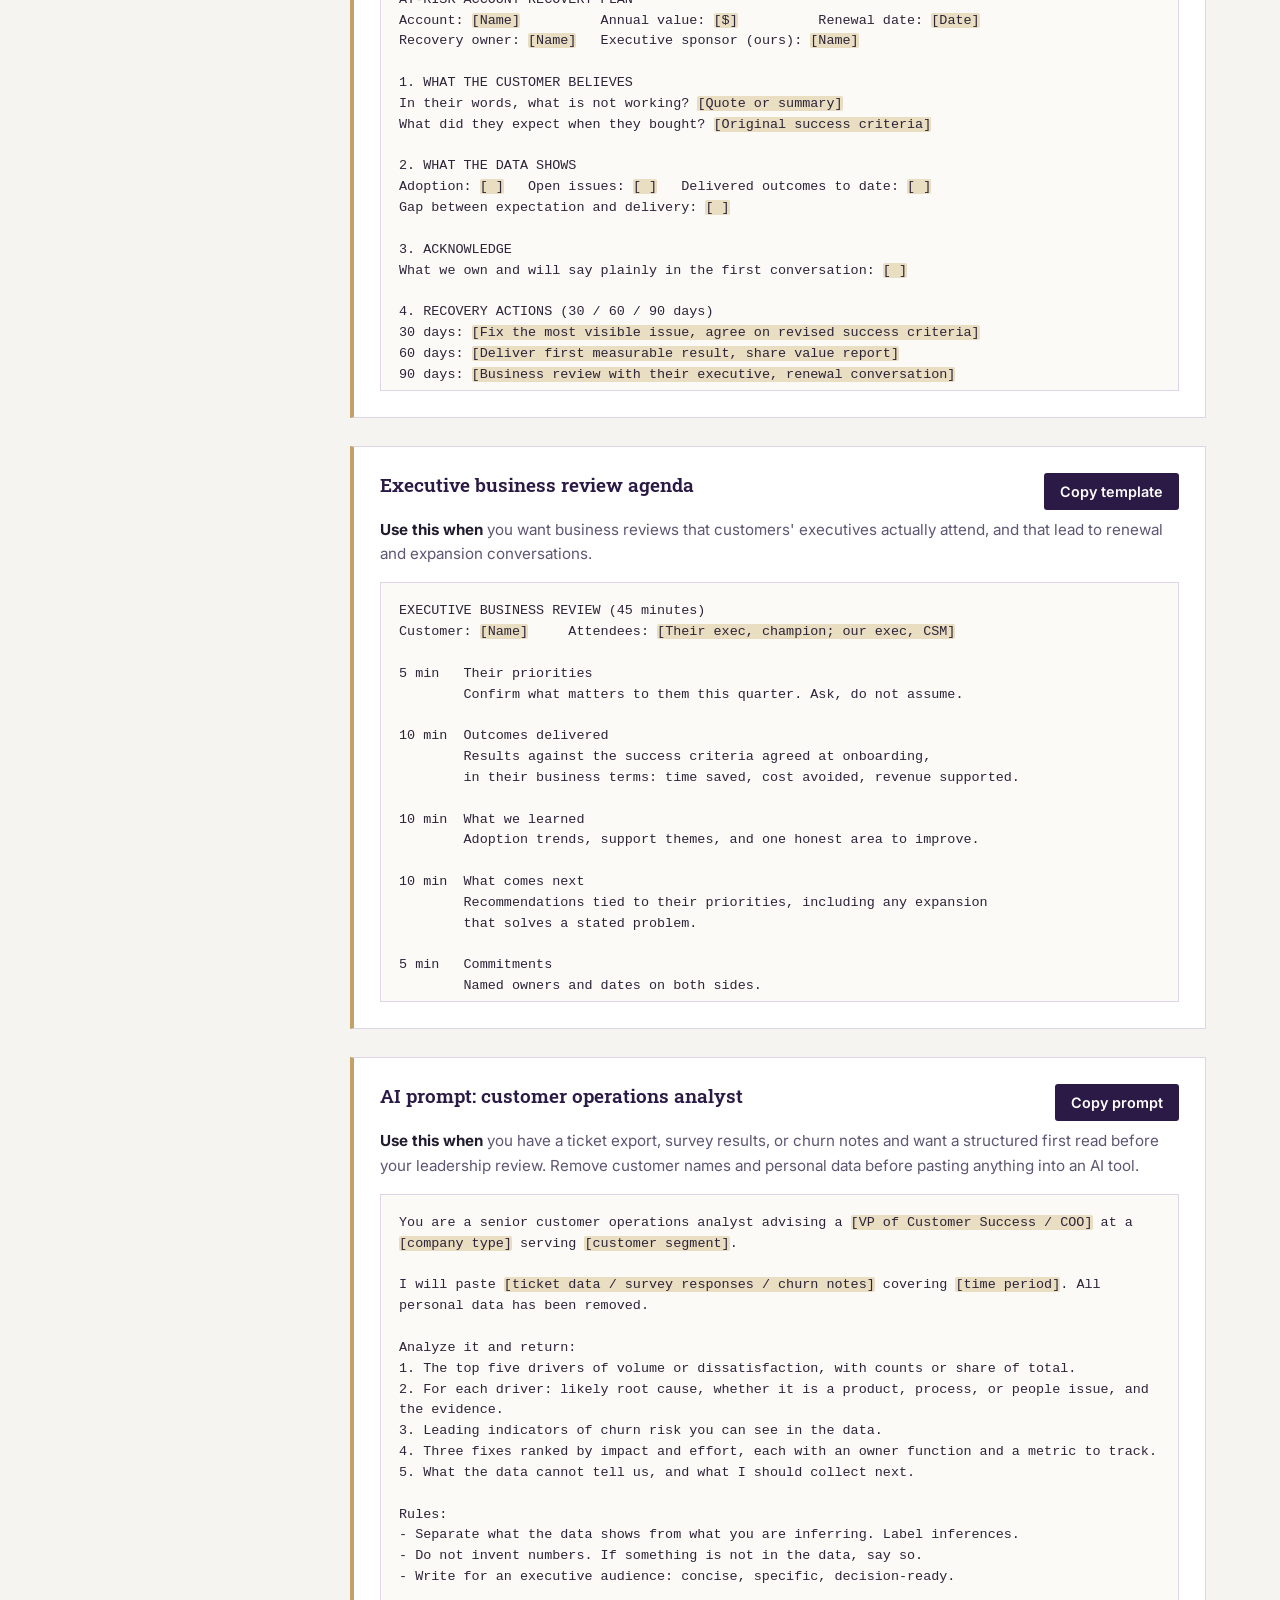
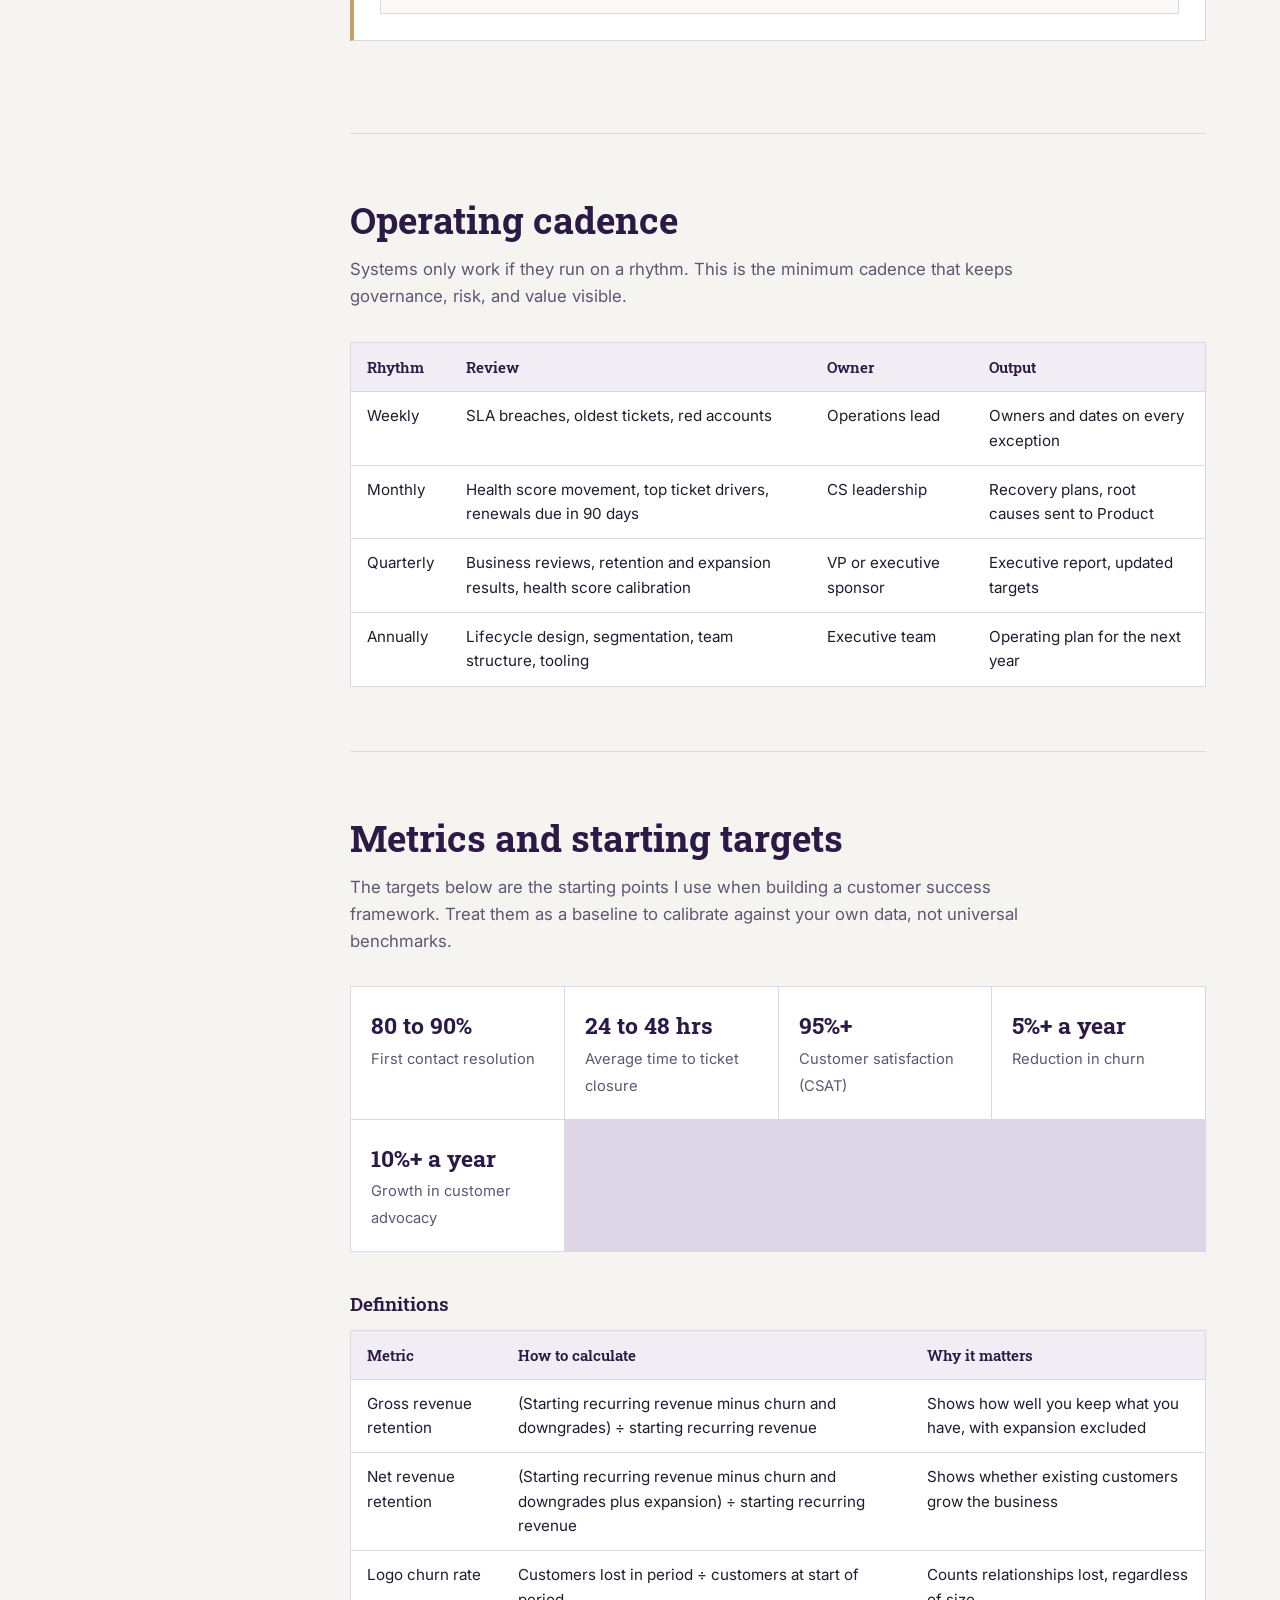
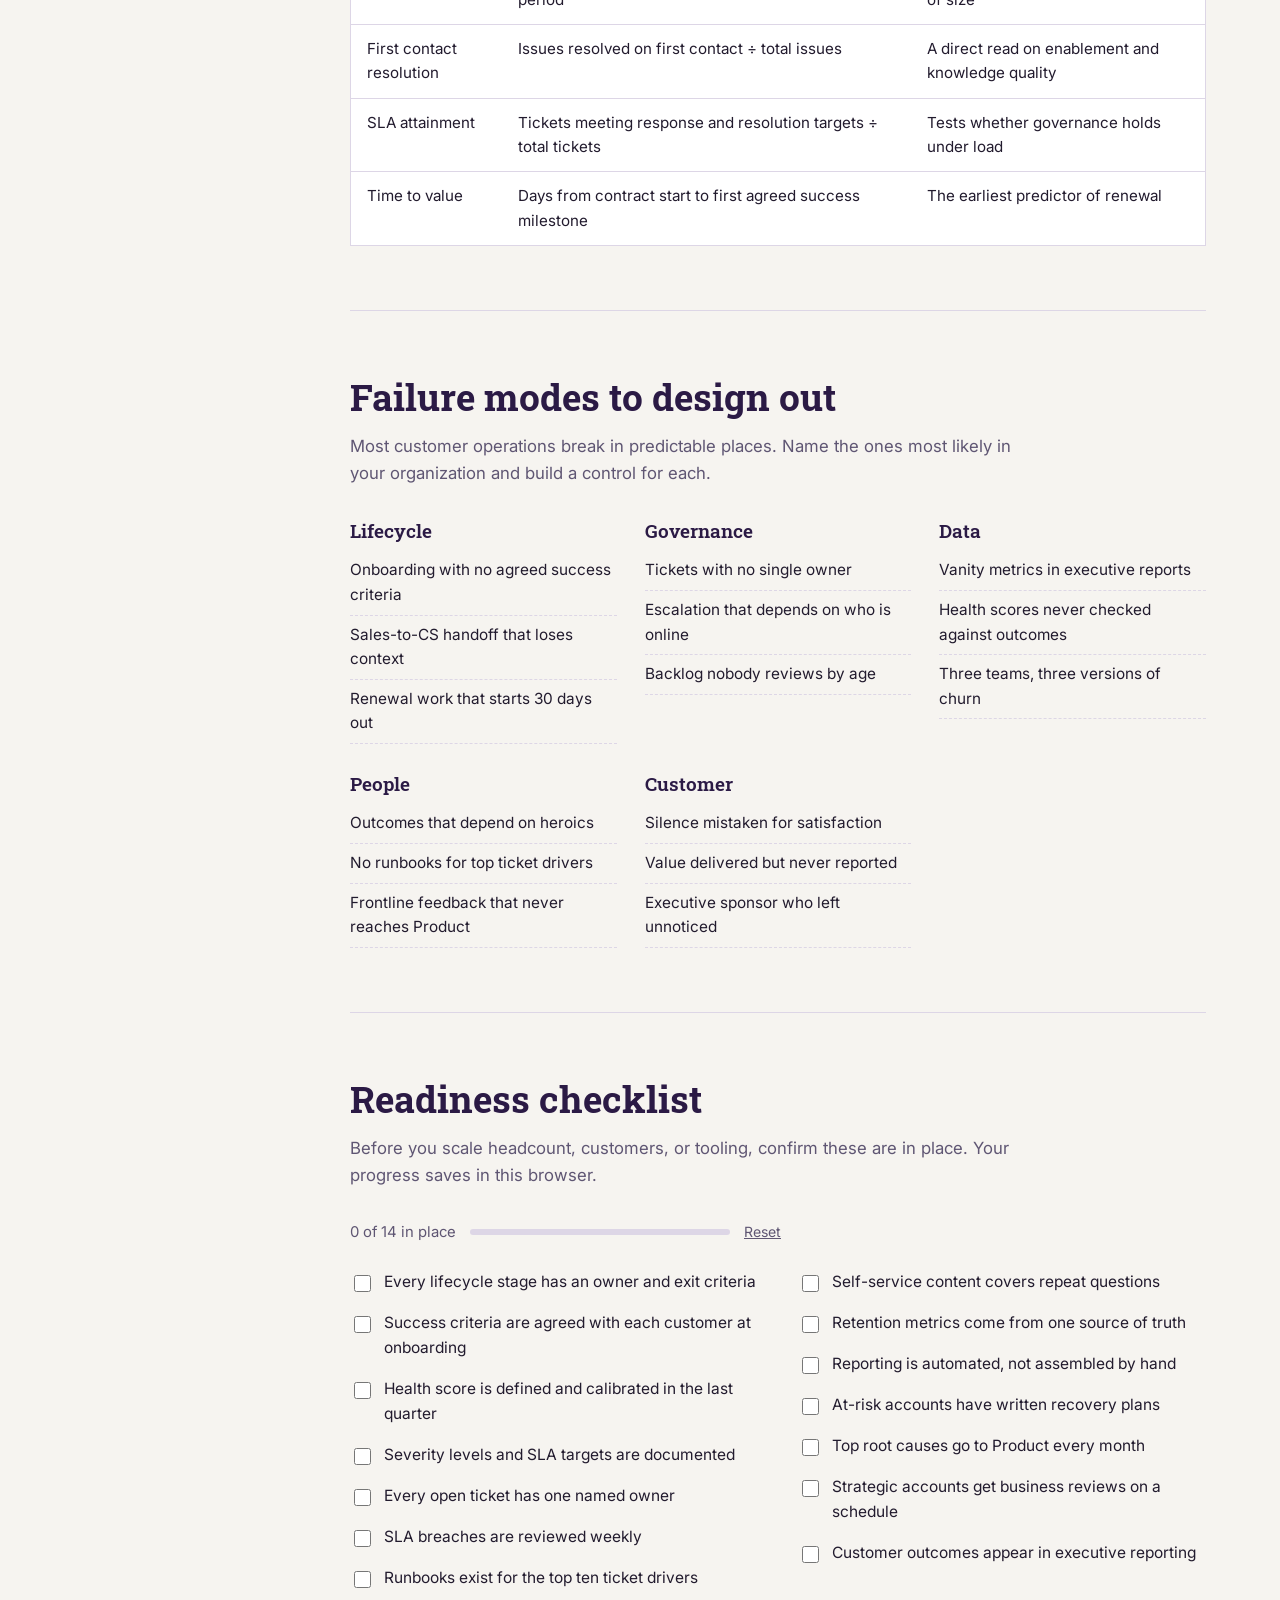
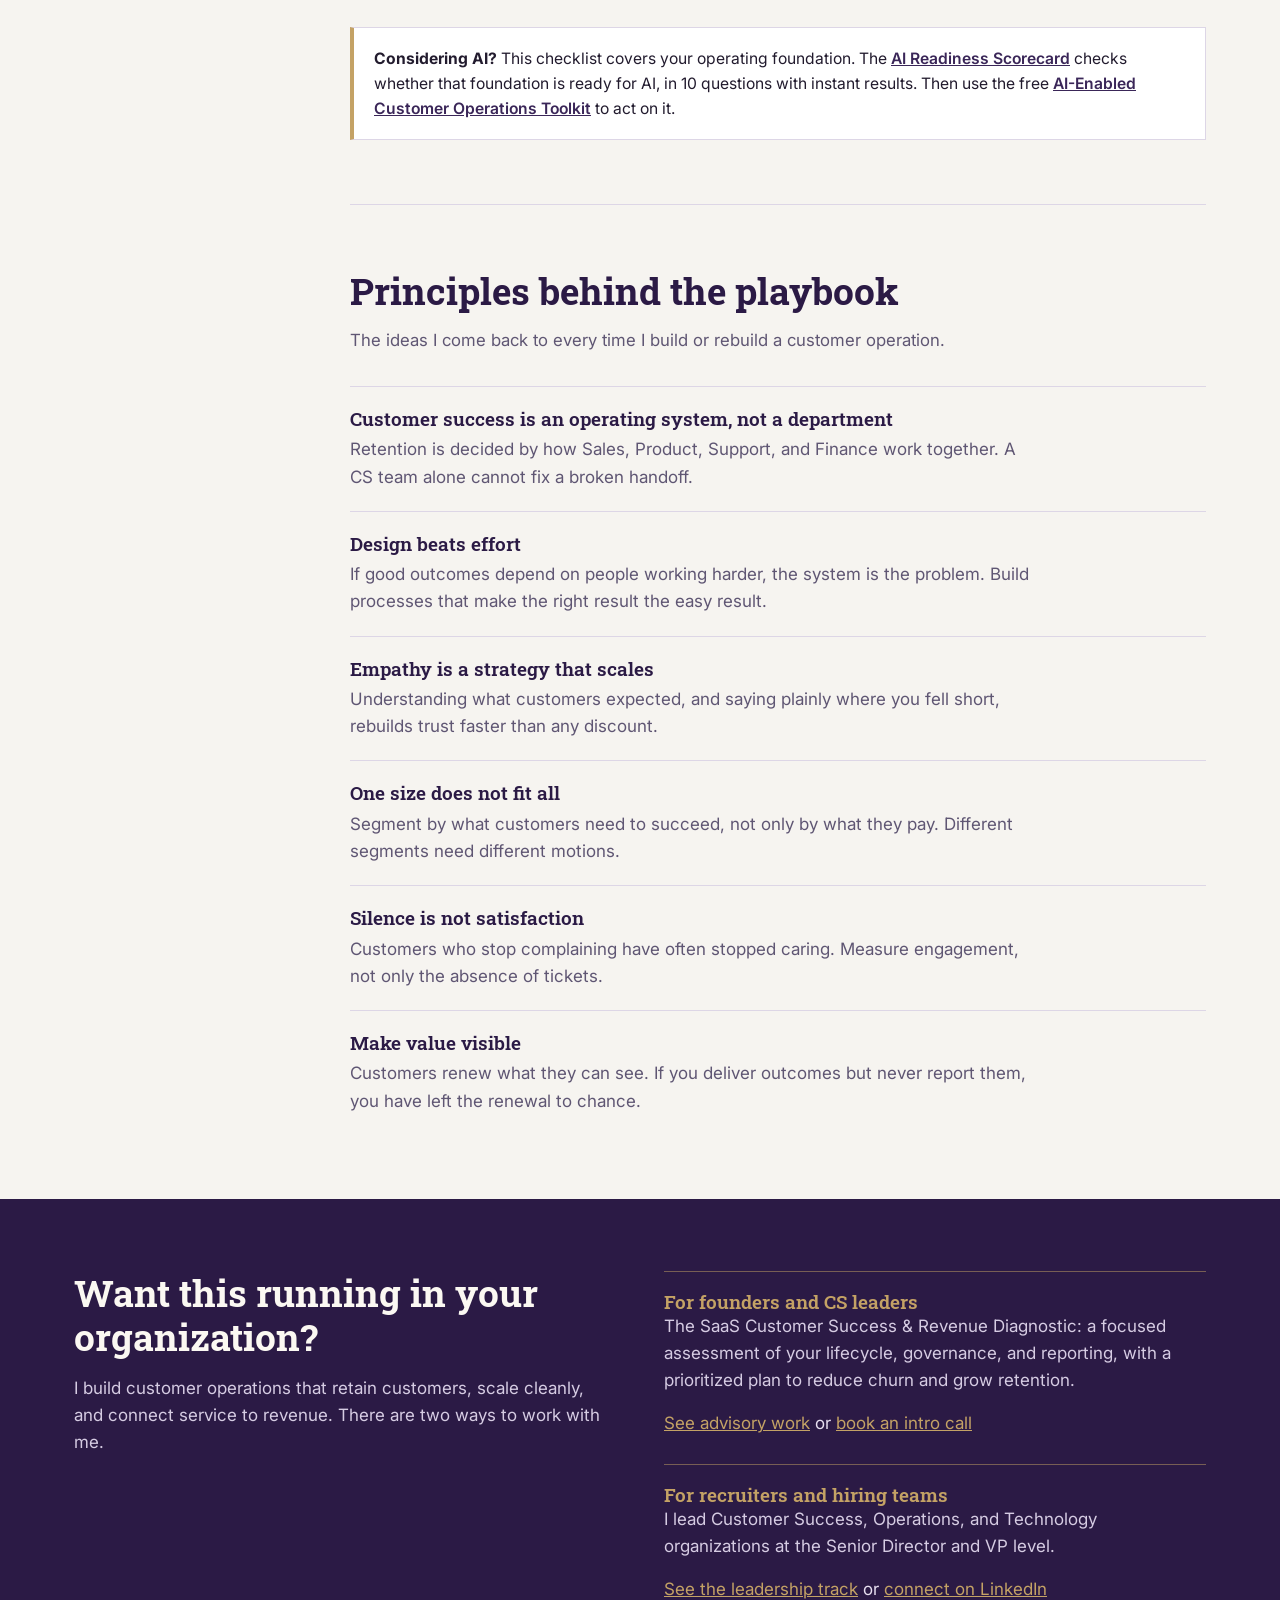
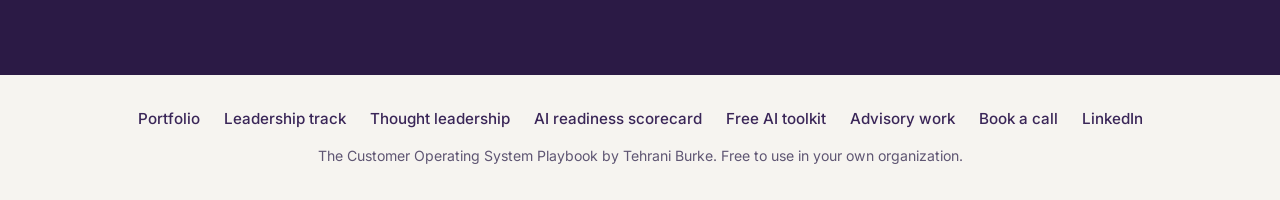
<file: playbook/index.html>
<!DOCTYPE html>
<html lang="en">
<head>
<meta charset="utf-8">
<meta name="viewport" content="width=device-width, initial-scale=1, viewport-fit=cover">
<title>The Customer Operating System Playbook | Tehrani Burke</title>
<meta name="description" content="A working playbook for Customer Success, Operations, and Technology leaders: lifecycle architecture, escalation governance, value reporting, templates, and checklists. By Tehrani Burke.">
<meta property="og:title" content="The Customer Operating System Playbook">
<meta property="og:description" content="Frameworks, templates, and checklists for building customer operations that retain, scale, and drive revenue. By Tehrani Burke.">
<meta property="og:type" content="article">
<meta property="og:url" content="https://tehraniburke.com/playbook/">
<meta property="og:image" content="https://tehraniburke.com/images/og-playbook.png">
<meta property="og:image:width" content="1200">
<meta property="og:image:height" content="627">
<meta name="twitter:card" content="summary_large_image">
<meta name="twitter:title" content="The Customer Operating System Playbook">
<meta name="twitter:description" content="Frameworks, templates, and checklists for building customer operations that retain, scale, and drive revenue. By Tehrani Burke.">
<meta name="twitter:image" content="https://tehraniburke.com/images/og-playbook.png">
<link rel="preconnect" href="https://fonts.googleapis.com">
<link rel="preconnect" href="https://fonts.gstatic.com" crossorigin>
<link href="https://fonts.googleapis.com/css2?family=Roboto+Slab:wght@400;600;700&family=Inter:wght@400;500;600&display=swap" rel="stylesheet">
<style>
:root{
  --plum:#2B1A45; --plum-2:#3A2658; --gold:#C4A265; --gold-soft:#E9DDC2;
  --paper:#F6F4F0; --white:#FFFFFF; --ink:#221B2E; --muted:#5F5673; --line:#DDD6E6;
  --ok:#3E7C5A;
  --serif:"Roboto Slab", Georgia, "Times New Roman", serif;
  --sans:"Inter", system-ui, -apple-system, "Segoe UI", Roboto, Arial, sans-serif;
}
*{box-sizing:border-box}
html{scroll-behavior:smooth;scroll-padding-top:calc(72px + env(safe-area-inset-top,0px))}
@media (prefers-reduced-motion:reduce){html{scroll-behavior:auto}*{transition:none!important;animation:none!important}}
body{margin:0;background:var(--paper);color:var(--ink);font-family:var(--sans);font-size:17px;line-height:1.6;
  padding-top:env(safe-area-inset-top,0px);padding-bottom:env(safe-area-inset-bottom,0px)}
a{color:var(--plum-2)}
a:focus-visible,button:focus-visible,summary:focus-visible,input:focus-visible{outline:3px solid var(--gold);outline-offset:3px;border-radius:4px}
img,svg{max-width:100%}
h1,h2,h3{font-family:var(--serif);line-height:1.2;margin:0}
h2{font-size:clamp(1.7rem,3.2vw,2.3rem);font-weight:700;color:var(--plum)}
h3{font-size:1.2rem;font-weight:600;color:var(--plum)}
p{margin:0 0 1rem}

/* top bar */
.bar{position:sticky;top:0;z-index:20;background:rgba(246,244,240,.96);backdrop-filter:blur(6px);border-bottom:1px solid var(--line);padding-top:env(safe-area-inset-top,0px)}
.bar-in{max-width:1180px;margin:0 auto;padding:14px 24px;display:flex;align-items:center;justify-content:space-between;gap:16px}
.brand{font-family:var(--serif);font-weight:700;font-size:1.1rem;color:var(--plum);text-decoration:none}
.bar nav{display:flex;gap:22px;flex-wrap:wrap}
.bar nav a{text-decoration:none;color:var(--muted);font-size:.95rem}
.bar nav a:hover{color:var(--plum)}
.bar nav a.home{color:var(--plum);font-weight:600;padding-right:22px;border-right:1px solid var(--line)}
@media (max-width:760px){.bar nav a:not(.home){display:none}.bar nav a.home{padding-right:0;border-right:0}}

/* hero */
.hero{background:var(--plum);color:#F3EEF8;overflow:hidden}
.hero-in{max-width:1180px;margin:0 auto;padding:72px 24px 80px;display:grid;grid-template-columns:1.15fr .85fr;gap:48px;align-items:center}
.hero h1{font-size:clamp(2.4rem,5.6vw,4.3rem);font-weight:700;color:#FBF8F2;letter-spacing:-.01em}
.hero .by{font-family:var(--serif);color:var(--gold);font-size:1.15rem;margin:18px 0 22px}
.hero p.lede{font-size:1.12rem;max-width:34em;color:#DCD3E8}
.btns{display:flex;flex-wrap:wrap;gap:12px;margin-top:28px}
.btn{display:inline-block;padding:13px 22px;border-radius:3px;font-weight:600;text-decoration:none;font-size:.98rem;border:1px solid var(--gold)}
.btn.primary{background:var(--gold);color:var(--plum)}
.btn.ghost{color:#FBF8F2}
.btn.ghost:hover{background:rgba(196,162,101,.12)}
.loop{width:100%;max-width:420px;justify-self:center}
.loop text{font-family:var(--sans);font-size:15px;fill:#F3EEF8}
.loop .core{font-family:var(--serif);font-size:19px;fill:var(--gold);font-weight:600}
@media (max-width:860px){.hero-in{grid-template-columns:1fr;padding:52px 24px 60px}.loop{max-width:320px}}

/* proof strip */
.proof{background:var(--white);border-bottom:1px solid var(--line)}
.proof-in{max-width:1180px;margin:0 auto;padding:26px 24px;display:grid;grid-template-columns:repeat(4,1fr);gap:24px}
.proof b{display:block;font-family:var(--serif);font-size:1.6rem;color:var(--plum)}
.proof span{font-size:.92rem;color:var(--muted)}
@media (max-width:760px){.proof-in{grid-template-columns:repeat(2,1fr)}}

/* layout */
.wrap{max-width:1180px;margin:0 auto;padding:0 24px;display:grid;grid-template-columns:220px minmax(0,1fr);gap:56px}
.toc{position:sticky;top:90px;align-self:start;padding-top:64px;font-size:.93rem}
.toc a{display:block;padding:6px 0 6px 12px;text-decoration:none;color:var(--muted);border-left:2px solid var(--line)}
.toc a:hover,.toc a.on{color:var(--plum);border-left-color:var(--gold)}
@media (max-width:960px){.wrap{grid-template-columns:1fr}.toc{display:none}}
main{min-width:0}
section{padding:64px 0;border-bottom:1px solid var(--line)}
section:last-child{border-bottom:0}
.intro{max-width:40em;color:var(--muted);font-size:1.05rem;margin:14px 0 32px}

/* three systems */
.systems{display:grid;grid-template-columns:repeat(3,1fr);gap:0;border-top:3px solid var(--plum)}
.systems div{padding:22px 22px 8px 0}
.systems div+div{padding-left:22px;border-left:1px solid var(--line)}
.systems p{font-size:.97rem;color:var(--muted)}
@media (max-width:760px){.systems{grid-template-columns:1fr}.systems div+div{padding-left:0;border-left:0;border-top:1px solid var(--line)}}

/* steps */
.progress{display:flex;align-items:center;gap:14px;margin-bottom:18px;font-size:.93rem;color:var(--muted)}
.meter{flex:1;max-width:260px;height:6px;background:var(--line);border-radius:3px;overflow:hidden}
.meter i{display:block;height:100%;width:0;background:var(--gold);transition:width .3s}
.step{display:grid;grid-template-columns:56px 1fr;gap:16px;padding:22px 0;border-top:1px solid var(--line)}
.step .n{font-family:var(--serif);font-size:1.5rem;color:var(--gold);font-weight:700}
.step.done .n{color:var(--ok)}
.step p{margin:.4rem 0 .6rem}
.need{font-size:.9rem;color:var(--muted)}
.need strong{color:var(--ink);font-weight:600}
.mark{margin-top:10px;display:inline-flex;align-items:center;gap:8px;font-size:.92rem;cursor:pointer;color:var(--plum-2);font-weight:500}
.mark input{width:18px;height:18px;accent-color:var(--plum)}
details{margin-top:8px}
summary{cursor:pointer;color:var(--plum-2);font-size:.92rem;font-weight:500}
details ul{margin:.6rem 0 0;padding-left:1.2rem;font-size:.95rem}
.reset{background:none;border:0;padding:0;color:var(--muted);text-decoration:underline;cursor:pointer;font:inherit;font-size:.88rem}

/* templates */
.tmpl{background:var(--white);border:1px solid var(--line);border-left:4px solid var(--gold);padding:26px;margin:0 0 28px}
.tmpl .use{font-size:.95rem;color:var(--muted);margin:.5rem 0 1rem}
.tmpl .use strong{color:var(--ink)}
.tmpl-head{display:flex;justify-content:space-between;align-items:flex-start;gap:16px;flex-wrap:wrap}
.copy{background:var(--plum);color:#fff;border:0;border-radius:3px;padding:10px 16px;font:600 .9rem var(--sans);cursor:pointer;white-space:nowrap}
.copy:hover{background:var(--plum-2)}
.copy.ok{background:var(--ok)}
pre{margin:0;background:#FBFAF7;border:1px solid var(--line);padding:18px;overflow:auto;max-height:420px;
  font-family:ui-monospace,SFMono-Regular,Menlo,Consolas,monospace;font-size:.84rem;line-height:1.55;white-space:pre-wrap;color:#2C2438}
.fill{background:var(--gold-soft);border-radius:2px}

/* tables */
.tbl{overflow-x:auto;border:1px solid var(--line);background:var(--white)}
table{border-collapse:collapse;width:100%;min-width:560px;font-size:.95rem}
th,td{text-align:left;padding:12px 16px;border-bottom:1px solid var(--line);vertical-align:top}
th{font-family:var(--serif);font-weight:600;color:var(--plum);background:#F1EDF5}
tr:last-child td{border-bottom:0}

/* targets */
.targets{display:grid;grid-template-columns:repeat(auto-fit,minmax(200px,1fr));gap:1px;background:var(--line);border:1px solid var(--line)}
.targets div{background:var(--white);padding:20px}
.targets b{display:block;font-family:var(--serif);font-size:1.45rem;color:var(--plum)}
.targets span{font-size:.92rem;color:var(--muted)}
.note{font-size:.9rem;color:var(--muted);margin-top:12px}

/* failures */
.fails{display:grid;grid-template-columns:repeat(auto-fit,minmax(230px,1fr));gap:28px}
.fails ul{list-style:none;margin:.6rem 0 0;padding:0}
.fails li{padding:7px 0;border-bottom:1px dashed var(--line);font-size:.96rem}

/* checklist */
.checks{columns:2;column-gap:40px}
.checks label{display:flex;gap:10px;align-items:flex-start;padding:8px 0;break-inside:avoid;cursor:pointer;font-size:.97rem}
.ai-cta{margin-top:28px;background:var(--white);border:1px solid var(--line);border-left:4px solid var(--gold);padding:18px 20px;font-size:.98rem}
.ai-cta a{font-weight:600}
.checks input{margin-top:5px;width:17px;height:17px;accent-color:var(--plum);flex:none}
@media (max-width:700px){.checks{columns:1}}

/* principles */
.princ{counter-reset:none}
.princ div{padding:20px 0;border-top:1px solid var(--line)}
.princ p{color:var(--muted);margin:.4rem 0 0;max-width:40em}

/* close */
.close{background:var(--plum);color:#E7DFF0}
.close-in{max-width:1180px;margin:0 auto;padding:72px 24px;display:grid;grid-template-columns:1fr 1fr;gap:48px}
.close h2{color:#FBF8F2}
.close h3{color:var(--gold)}
.close p{color:#D6CCE3}
.path{border-top:1px solid rgba(196,162,101,.5);padding-top:18px}
.path+.path{margin-top:26px}
.path a{color:var(--gold)}
@media (max-width:760px){.close-in{grid-template-columns:1fr}}
footer{text-align:center;font-size:.88rem;color:var(--muted);padding:32px 24px}
.foot-links{display:flex;flex-wrap:wrap;justify-content:center;gap:10px 24px;margin-bottom:14px;font-size:.95rem}
.foot-links a{color:var(--plum-2);text-decoration:none;font-weight:500}
.foot-links a:hover{text-decoration:underline}
footer p{margin:0}
</style>
<script data-goatcounter="https://tehraniburke.goatcounter.com/count" async src="//gc.zgo.at/count.js"></script>
</head>
<body>

<header class="bar">
  <div class="bar-in">
    <a class="brand" href="https://tehraniburke.com">Tehrani Burke</a>
    <nav aria-label="Site">
      <a class="home" href="/">Back to portfolio</a>
      <a href="#start">Start here</a>
      <a href="#workflow">Workflow</a>
      <a href="#templates">Templates</a>
      <a href="#metrics">Metrics</a>
      <a href="#work-together">Work together</a>
    </nav>
  </div>
</header>

<div class="hero">
  <div class="hero-in">
    <div>
      <h1>The Customer Operating System Playbook</h1>
      <p class="by">By Tehrani Burke, Customer Success, Technology &amp; Operations Executive</p>
      <p class="lede">A working playbook for Customer Success, Operations, and Technology leaders who want retention, service quality, and revenue to come from design, not heroics. Frameworks, copy-ready templates, and checklists drawn from building these systems at Apple, OneTen, and B.E.S.T.</p>
      <div class="btns">
        <a class="btn primary" href="#start">Start the playbook</a>
        <a class="btn ghost" href="#templates">Go to the templates</a>
      </div>
    </div>
    <svg class="loop" viewBox="-30 0 460 400" role="img" aria-label="Customer lifecycle loop: onboard, adopt, prove value, renew, expand, with governance at the center">
      <circle cx="200" cy="200" r="138" fill="none" stroke="#C4A265" stroke-width="2" stroke-dasharray="4 7"/>
      <circle cx="200" cy="200" r="72" fill="#3A2658" stroke="#C4A265" stroke-width="1.5"/>
      <text class="core" x="200" y="195" text-anchor="middle">Governance</text>
      <text x="200" y="218" text-anchor="middle" style="font-size:13px;fill:#CFC3DE">and reporting</text>
      <g>
        <circle cx="200" cy="62" r="9" fill="#C4A265"/><text x="200" y="38" text-anchor="middle">Onboard</text>
        <circle cx="331" cy="157" r="9" fill="#C4A265"/><text x="346" y="140" text-anchor="start">Adopt</text>
        <circle cx="281" cy="312" r="9" fill="#C4A265"/><text x="292" y="342" text-anchor="start">Prove value</text>
        <circle cx="119" cy="312" r="9" fill="#C4A265"/><text x="108" y="342" text-anchor="end">Renew</text>
        <circle cx="69" cy="157" r="9" fill="#C4A265"/><text x="54" y="140" text-anchor="end">Expand</text>
      </g>
    </svg>
  </div>
</div>

<div class="proof" aria-label="Results behind this playbook">
  <div class="proof-in">
    <div><b>0 to 1</b><span>Chapter operating infrastructure built from zero, NSLS</span></div>
    <div><b>40%+</b><span>At-risk participants retained, OneTen</span></div>
    <div><b>$5M+</b><span>Annual enterprise and education renewals influenced, Apple</span></div>
    <div><b>$1.3M</b><span>At-risk enterprise account recovered, B.E.S.T.</span></div>
  </div>
</div>

<div class="wrap">
  <aside class="toc" aria-label="Playbook contents">
    <a href="#start">Start here</a>
    <a href="#workflow">The workflow</a>
    <a href="#templates">Template library</a>
    <a href="#cadence">Operating cadence</a>
    <a href="#metrics">Metrics and targets</a>
    <a href="#failures">Failure modes</a>
    <a href="#ready">Readiness checklist</a>
    <a href="#principles">Principles</a>
    <a href="#work-together">Work together</a>
  </aside>

  <main>
    <section id="start">
      <h2>Before you change anything</h2>
      <p class="intro">Three systems do the work. When customers churn, escalations pile up, or renewals surprise you, one of these is usually missing or disconnected from the others. Build them once, then run everything through them.</p>
      <div class="systems">
        <div>
          <h3>Lifecycle architecture</h3>
          <p>Defines what success looks like at every stage, from first contact through renewal, and who owns each handoff so no customer falls between teams.</p>
        </div>
        <div>
          <h3>Operational governance</h3>
          <p>Escalation tiers, severity definitions, and SLAs that keep issues from aging quietly in a queue, with clear ownership from first touch to resolution.</p>
        </div>
        <div>
          <h3>Value reporting</h3>
          <p>The metrics, dashboards, and business reviews that prove ROI to customers and connect customer experience to revenue for your executive team.</p>
        </div>
      </div>
    </section>

    <section id="workflow">
      <h2>The workflow, in order</h2>
      <p class="intro">Seven steps to stand up or rebuild a customer operation. Work through them in sequence. Your progress saves in this browser.</p>
      <div class="progress"><span id="stepCount">0 of 7 complete</span><div class="meter"><i id="stepBar"></i></div><button class="reset" data-reset="step">Reset</button></div>

      <div class="step" data-key="step-0">
        <div class="n">0</div>
        <div>
          <h3>Run a baseline diagnostic</h3>
          <p>Before redesigning, measure what is actually happening. Pull twelve months of churn, renewal, ticket, and satisfaction data, then talk to the people closest to the problem.</p>
          <div class="need"><strong>What you need:</strong> CRM and ticketing exports, renewal history, five customer conversations, five frontline conversations</div>
          <details><summary>More detail</summary><ul>
            <li>Segment churn by reason, tenure, and customer size. Averages hide the story.</li>
            <li>Find the oldest open tickets. Aging backlog is the fastest signal of broken ownership.</li>
            <li>Ask frontline staff where they work around the process. Workarounds show you where the design failed.</li>
          </ul></details>
          <label class="mark"><input type="checkbox" data-step> Mark complete</label>
        </div>
      </div>

      <div class="step" data-key="step-1">
        <div class="n">1</div>
        <div>
          <h3>Map the customer lifecycle</h3>
          <p>Define each stage with entry criteria, exit criteria, an owner, and the handoff to the next team. If a stage has no owner, it has no outcome.</p>
          <div class="need"><strong>What you need:</strong> Your stage list, team roster, current handoff points</div>
          <details><summary>More detail</summary><ul>
            <li>Typical stages: sales handoff, onboarding, adoption, value realization, renewal, expansion.</li>
            <li>Write exit criteria as customer outcomes, such as "first report delivered to their executive," not internal tasks.</li>
          </ul></details>
          <label class="mark"><input type="checkbox" data-step> Mark complete</label>
        </div>
      </div>

      <div class="step" data-key="step-2">
        <div class="n">2</div>
        <div>
          <h3>Define success and health</h3>
          <p>Agree with each customer segment on what success means, then build a health score that predicts risk early enough to act on it.</p>
          <div class="need"><strong>What you need:</strong> Segment definitions, usage data, support history, the health score template below</div>
          <label class="mark"><input type="checkbox" data-step> Mark complete</label>
        </div>
      </div>

      <div class="step" data-key="step-3">
        <div class="n">3</div>
        <div>
          <h3>Build escalation and SLA governance</h3>
          <p>Set severity levels, tier ownership, response and resolution targets, and a clear path to executive escalation. Then audit the backlog against it.</p>
          <div class="need"><strong>What you need:</strong> Ticketing platform, the escalation matrix template below, leadership sign-off on targets</div>
          <details><summary>More detail</summary><ul>
            <li>When a queue is far behind, reach out to affected customers personally. Acknowledging a lapse rebuilds more trust than silence does.</li>
            <li>Track SLA breaches weekly, not monthly. Breaches compound.</li>
          </ul></details>
          <label class="mark"><input type="checkbox" data-step> Mark complete</label>
        </div>
      </div>

      <div class="step" data-key="step-4">
        <div class="n">4</div>
        <div>
          <h3>Instrument the reporting</h3>
          <p>Build one source of truth for retention, service, and value metrics. Automate it so the team spends its time acting on data, not assembling it.</p>
          <div class="need"><strong>What you need:</strong> CRM, BI tool, the metric definitions in this playbook</div>
          <label class="mark"><input type="checkbox" data-step> Mark complete</label>
        </div>
      </div>

      <div class="step" data-key="step-5">
        <div class="n">5</div>
        <div>
          <h3>Enable the team</h3>
          <p>Give frontline and customer-facing teams runbooks, troubleshooting guides, and self-service content so good outcomes do not depend on who picks up the ticket.</p>
          <div class="need"><strong>What you need:</strong> Top ticket drivers, a knowledge base, time with your best performers</div>
          <label class="mark"><input type="checkbox" data-step> Mark complete</label>
        </div>
      </div>

      <div class="step" data-key="step-6">
        <div class="n">6</div>
        <div>
          <h3>Run the value cadence</h3>
          <p>Hold regular business reviews, risk reviews, and expansion conversations. Customers renew what they can see, so make the value visible on a schedule.</p>
          <div class="need"><strong>What you need:</strong> The business review agenda below, account health data, executive sponsors on both sides</div>
          <label class="mark"><input type="checkbox" data-step> Mark complete</label>
        </div>
      </div>
    </section>

    <section id="templates">
      <h2>Template library</h2>
      <p class="intro">Copy any template into your own tools and fill in the highlighted fields. Each one is a starting structure. Adjust weights, targets, and wording to your business.</p>

      <div class="tmpl">
        <div class="tmpl-head"><h3>Customer health score framework</h3><button class="copy" data-copy="t1">Copy template</button></div>
        <p class="use"><strong>Use this when</strong> you need an early warning system for churn risk, or your current score is not predicting what actually happens.</p>
<pre id="t1">CUSTOMER HEALTH SCORE FRAMEWORK
Segment: <span class="fill">[Enterprise / Mid-market / SMB]</span>
Review cadence: <span class="fill">[Weekly for red, monthly for all]</span>

SIGNAL                      WEIGHT   GREEN               YELLOW              RED
Product adoption            <span class="fill">30%</span>      <span class="fill">[&gt;70% of seats active]</span>  <span class="fill">[40-70%]</span>            <span class="fill">[&lt;40%]</span>
Outcome progress            <span class="fill">25%</span>      Success criteria    Partially met       Not met or
                                     met on schedule                         undefined
Support experience          <span class="fill">15%</span>      No open P1/P2       Aging tickets       Open escalation
Relationship strength       <span class="fill">15%</span>      Exec sponsor        Champion only       No active
                                     engaged                                 contact
Sentiment (CSAT / survey)   <span class="fill">15%</span>      <span class="fill">[&gt;=90%]</span>            <span class="fill">[75-89%]</span>            <span class="fill">[&lt;75%]</span>

SCORING
Green = 3 points, Yellow = 2, Red = 1. Multiply by weight and total.
Overall: 2.5+ Healthy | 1.8-2.49 Watch | Below 1.8 At risk

REQUIRED ACTIONS
At risk: recovery plan within 5 business days, owner named, leadership visibility
Watch: CSM outreach within 10 business days, root cause noted in CRM
Healthy: identify expansion or advocacy opportunity at next review

CALIBRATION
Every quarter, compare scores from 90 days ago with actual renewals and churn.
If the score missed, change the weights. A health score is a hypothesis.</pre>
      </div>

      <div class="tmpl">
        <div class="tmpl-head"><h3>Escalation matrix and SLA governance</h3><button class="copy" data-copy="t2">Copy template</button></div>
        <p class="use"><strong>Use this when</strong> escalations depend on who is available, tickets age without owners, or customers escalate straight to your executives.</p>
<pre id="t2">ESCALATION MATRIX AND SLA GOVERNANCE
Team / platform: <span class="fill">[Team name, ticketing system]</span>

SEVERITY DEFINITIONS
P1 Critical   Service down or data at risk for multiple customers
P2 High       Core workflow blocked for one customer, no workaround
P3 Medium     Degraded experience, workaround available
P4 Low        Question, request, or cosmetic issue

TIERS AND OWNERSHIP
Tier 1  Frontline support    Triage, known fixes, knowledge base
Tier 2  Specialists          Complex troubleshooting, configuration
Tier 3  Engineering/Product  Defects, platform changes
Exec    <span class="fill">[Director or VP name]</span>   P1s, at-risk accounts, customer executive requests

SLA TARGETS
Severity   First response   Update cadence     Resolution target
P1         <span class="fill">[30 min]</span>         <span class="fill">[Every 2 hours]</span>    <span class="fill">[8 hours]</span>
P2         <span class="fill">[2 hours]</span>        <span class="fill">[Daily]</span>            <span class="fill">[2 business days]</span>
P3         <span class="fill">[1 business day]</span> <span class="fill">[Every 3 days]</span>     <span class="fill">[5 business days]</span>
P4         <span class="fill">[2 business days]</span> <span class="fill">[On change]</span>       <span class="fill">[10 business days]</span>

RULES
1. Every ticket has one named owner at all times.
2. A breached SLA escalates automatically one tier up.
3. P1s trigger a customer communication within the first-response window.
4. Weekly review: breaches, oldest open tickets, repeat drivers.
5. Monthly: top three root causes go to Product with customer impact attached.</pre>
      </div>

      <div class="tmpl">
        <div class="tmpl-head"><h3>At-risk account recovery plan</h3><button class="copy" data-copy="t3">Copy template</button></div>
        <p class="use"><strong>Use this when</strong> a customer questions the ROI they are getting, a renewal is in doubt, or an executive sponsor has gone quiet.</p>
<pre id="t3">AT-RISK ACCOUNT RECOVERY PLAN
Account: <span class="fill">[Name]</span>          Annual value: <span class="fill">[$]</span>          Renewal date: <span class="fill">[Date]</span>
Recovery owner: <span class="fill">[Name]</span>   Executive sponsor (ours): <span class="fill">[Name]</span>

1. WHAT THE CUSTOMER BELIEVES
In their words, what is not working? <span class="fill">[Quote or summary]</span>
What did they expect when they bought? <span class="fill">[Original success criteria]</span>

2. WHAT THE DATA SHOWS
Adoption: <span class="fill">[ ]</span>   Open issues: <span class="fill">[ ]</span>   Delivered outcomes to date: <span class="fill">[ ]</span>
Gap between expectation and delivery: <span class="fill">[ ]</span>

3. ACKNOWLEDGE
What we own and will say plainly in the first conversation: <span class="fill">[ ]</span>

4. RECOVERY ACTIONS (30 / 60 / 90 days)
30 days: <span class="fill">[Fix the most visible issue, agree on revised success criteria]</span>
60 days: <span class="fill">[Deliver first measurable result, share value report]</span>
90 days: <span class="fill">[Business review with their executive, renewal conversation]</span>

5. VALUE REPORTING
Metrics we will report, how often, and to whom: <span class="fill">[ ]</span>

6. EXIT CRITERIA
The account moves back to healthy when: <span class="fill">[ ]</span></pre>
      </div>

      <div class="tmpl">
        <div class="tmpl-head"><h3>Executive business review agenda</h3><button class="copy" data-copy="t4">Copy template</button></div>
        <p class="use"><strong>Use this when</strong> you want business reviews that customers' executives actually attend, and that lead to renewal and expansion conversations.</p>
<pre id="t4">EXECUTIVE BUSINESS REVIEW (45 minutes)
Customer: <span class="fill">[Name]</span>     Attendees: <span class="fill">[Their exec, champion; our exec, CSM]</span>

5 min   Their priorities
        Confirm what matters to them this quarter. Ask, do not assume.

10 min  Outcomes delivered
        Results against the success criteria agreed at onboarding,
        in their business terms: time saved, cost avoided, revenue supported.

10 min  What we learned
        Adoption trends, support themes, and one honest area to improve.

10 min  What comes next
        Recommendations tied to their priorities, including any expansion
        that solves a stated problem.

5 min   Commitments
        Named owners and dates on both sides.

5 min   Feedback
        How are we doing as a partner? What would make us indispensable?

FOLLOW-UP within 2 business days: summary, commitments, next review date.</pre>
      </div>

      <div class="tmpl">
        <div class="tmpl-head"><h3>AI prompt: customer operations analyst</h3><button class="copy" data-copy="t5">Copy prompt</button></div>
        <p class="use"><strong>Use this when</strong> you have a ticket export, survey results, or churn notes and want a structured first read before your leadership review. Remove customer names and personal data before pasting anything into an AI tool.</p>
<pre id="t5">You are a senior customer operations analyst advising a <span class="fill">[VP of Customer Success / COO]</span> at a <span class="fill">[company type]</span> serving <span class="fill">[customer segment]</span>.

I will paste <span class="fill">[ticket data / survey responses / churn notes]</span> covering <span class="fill">[time period]</span>. All personal data has been removed.

Analyze it and return:
1. The top five drivers of volume or dissatisfaction, with counts or share of total.
2. For each driver: likely root cause, whether it is a product, process, or people issue, and the evidence.
3. Leading indicators of churn risk you can see in the data.
4. Three fixes ranked by impact and effort, each with an owner function and a metric to track.
5. What the data cannot tell us, and what I should collect next.

Rules:
- Separate what the data shows from what you are inferring. Label inferences.
- Do not invent numbers. If something is not in the data, say so.
- Write for an executive audience: concise, specific, decision-ready.

Data:
<span class="fill">[paste here]</span></pre>
      </div>
    </section>

    <section id="cadence">
      <h2>Operating cadence</h2>
      <p class="intro">Systems only work if they run on a rhythm. This is the minimum cadence that keeps governance, risk, and value visible.</p>
      <div class="tbl"><table>
        <thead><tr><th>Rhythm</th><th>Review</th><th>Owner</th><th>Output</th></tr></thead>
        <tbody>
          <tr><td>Weekly</td><td>SLA breaches, oldest tickets, red accounts</td><td>Operations lead</td><td>Owners and dates on every exception</td></tr>
          <tr><td>Monthly</td><td>Health score movement, top ticket drivers, renewals due in 90 days</td><td>CS leadership</td><td>Recovery plans, root causes sent to Product</td></tr>
          <tr><td>Quarterly</td><td>Business reviews, retention and expansion results, health score calibration</td><td>VP or executive sponsor</td><td>Executive report, updated targets</td></tr>
          <tr><td>Annually</td><td>Lifecycle design, segmentation, team structure, tooling</td><td>Executive team</td><td>Operating plan for the next year</td></tr>
        </tbody>
      </table></div>
    </section>

    <section id="metrics">
      <h2>Metrics and starting targets</h2>
      <p class="intro">The targets below are the starting points I use when building a customer success framework. Treat them as a baseline to calibrate against your own data, not universal benchmarks.</p>
      <div class="targets">
        <div><b>80 to 90%</b><span>First contact resolution</span></div>
        <div><b>24 to 48 hrs</b><span>Average time to ticket closure</span></div>
        <div><b>95%+</b><span>Customer satisfaction (CSAT)</span></div>
        <div><b>5%+ a year</b><span>Reduction in churn</span></div>
        <div><b>10%+ a year</b><span>Growth in customer advocacy</span></div>
      </div>
      <h3 style="margin:40px 0 14px">Definitions</h3>
      <div class="tbl"><table>
        <thead><tr><th>Metric</th><th>How to calculate</th><th>Why it matters</th></tr></thead>
        <tbody>
          <tr><td>Gross revenue retention</td><td>(Starting recurring revenue minus churn and downgrades) ÷ starting recurring revenue</td><td>Shows how well you keep what you have, with expansion excluded</td></tr>
          <tr><td>Net revenue retention</td><td>(Starting recurring revenue minus churn and downgrades plus expansion) ÷ starting recurring revenue</td><td>Shows whether existing customers grow the business</td></tr>
          <tr><td>Logo churn rate</td><td>Customers lost in period ÷ customers at start of period</td><td>Counts relationships lost, regardless of size</td></tr>
          <tr><td>First contact resolution</td><td>Issues resolved on first contact ÷ total issues</td><td>A direct read on enablement and knowledge quality</td></tr>
          <tr><td>SLA attainment</td><td>Tickets meeting response and resolution targets ÷ total tickets</td><td>Tests whether governance holds under load</td></tr>
          <tr><td>Time to value</td><td>Days from contract start to first agreed success milestone</td><td>The earliest predictor of renewal</td></tr>
        </tbody>
      </table></div>
    </section>

    <section id="failures">
      <h2>Failure modes to design out</h2>
      <p class="intro">Most customer operations break in predictable places. Name the ones most likely in your organization and build a control for each.</p>
      <div class="fails">
        <div><h3>Lifecycle</h3><ul><li>Onboarding with no agreed success criteria</li><li>Sales-to-CS handoff that loses context</li><li>Renewal work that starts 30 days out</li></ul></div>
        <div><h3>Governance</h3><ul><li>Tickets with no single owner</li><li>Escalation that depends on who is online</li><li>Backlog nobody reviews by age</li></ul></div>
        <div><h3>Data</h3><ul><li>Vanity metrics in executive reports</li><li>Health scores never checked against outcomes</li><li>Three teams, three versions of churn</li></ul></div>
        <div><h3>People</h3><ul><li>Outcomes that depend on heroics</li><li>No runbooks for top ticket drivers</li><li>Frontline feedback that never reaches Product</li></ul></div>
        <div><h3>Customer</h3><ul><li>Silence mistaken for satisfaction</li><li>Value delivered but never reported</li><li>Executive sponsor who left unnoticed</li></ul></div>
      </div>
    </section>

    <section id="ready">
      <h2>Readiness checklist</h2>
      <p class="intro">Before you scale headcount, customers, or tooling, confirm these are in place. Your progress saves in this browser.</p>
      <div class="progress"><span id="checkCount">0 of 14 in place</span><div class="meter"><i id="checkBar"></i></div><button class="reset" data-reset="check">Reset</button></div>
      <div class="checks" id="checks">
        <label><input type="checkbox" data-check>Every lifecycle stage has an owner and exit criteria</label>
        <label><input type="checkbox" data-check>Success criteria are agreed with each customer at onboarding</label>
        <label><input type="checkbox" data-check>Health score is defined and calibrated in the last quarter</label>
        <label><input type="checkbox" data-check>Severity levels and SLA targets are documented</label>
        <label><input type="checkbox" data-check>Every open ticket has one named owner</label>
        <label><input type="checkbox" data-check>SLA breaches are reviewed weekly</label>
        <label><input type="checkbox" data-check>Runbooks exist for the top ten ticket drivers</label>
        <label><input type="checkbox" data-check>Self-service content covers repeat questions</label>
        <label><input type="checkbox" data-check>Retention metrics come from one source of truth</label>
        <label><input type="checkbox" data-check>Reporting is automated, not assembled by hand</label>
        <label><input type="checkbox" data-check>At-risk accounts have written recovery plans</label>
        <label><input type="checkbox" data-check>Top root causes go to Product every month</label>
        <label><input type="checkbox" data-check>Strategic accounts get business reviews on a schedule</label>
        <label><input type="checkbox" data-check>Customer outcomes appear in executive reporting</label>
      </div>
      <div class="ai-cta"><strong>Considering AI?</strong> This checklist covers your operating foundation. The <a href="/ai-readiness/">AI Readiness Scorecard</a> checks whether that foundation is ready for AI, in 10 questions with instant results. Then use the free <a href="/toolkit/">AI-Enabled Customer Operations Toolkit</a> to act on it.</div>
    </section>

    <section id="principles">
      <h2>Principles behind the playbook</h2>
      <p class="intro">The ideas I come back to every time I build or rebuild a customer operation.</p>
      <div class="princ">
        <div><h3>Customer success is an operating system, not a department</h3><p>Retention is decided by how Sales, Product, Support, and Finance work together. A CS team alone cannot fix a broken handoff.</p></div>
        <div><h3>Design beats effort</h3><p>If good outcomes depend on people working harder, the system is the problem. Build processes that make the right result the easy result.</p></div>
        <div><h3>Empathy is a strategy that scales</h3><p>Understanding what customers expected, and saying plainly where you fell short, rebuilds trust faster than any discount.</p></div>
        <div><h3>One size does not fit all</h3><p>Segment by what customers need to succeed, not only by what they pay. Different segments need different motions.</p></div>
        <div><h3>Silence is not satisfaction</h3><p>Customers who stop complaining have often stopped caring. Measure engagement, not only the absence of tickets.</p></div>
        <div><h3>Make value visible</h3><p>Customers renew what they can see. If you deliver outcomes but never report them, you have left the renewal to chance.</p></div>
      </div>
    </section>
  </main>
</div>

<div class="close" id="work-together">
  <div class="close-in">
    <div>
      <h2>Want this running in your organization?</h2>
      <p style="margin-top:16px">I build customer operations that retain customers, scale cleanly, and connect service to revenue. There are two ways to work with me.</p>
    </div>
    <div>
      <div class="path">
        <h3>For founders and CS leaders</h3>
        <p>The SaaS Customer Success &amp; Revenue Diagnostic: a focused assessment of your lifecycle, governance, and reporting, with a prioritized plan to reduce churn and grow retention.</p>
        <a href="https://tehraniburke.com/#advisory">See advisory work</a> or <a href="https://calendly.com/tehraniburke/intro_call_with_tehrani_burke_30_minutes">book an intro call</a>
      </div>
      <div class="path">
        <h3>For recruiters and hiring teams</h3>
        <p>I lead Customer Success, Operations, and Technology organizations at the Senior Director and VP level.</p>
        <a href="https://tehraniburke.com/#leadership">See the leadership track</a> or <a href="https://www.linkedin.com/in/tehraniburke">connect on LinkedIn</a>
      </div>
    </div>
  </div>
</div>

<footer>
  <nav class="foot-links" aria-label="Tehrani Burke site">
    <a href="/">Portfolio</a>
    <a href="/#leadership">Leadership track</a>
    <a href="/#writing">Thought leadership</a>
    <a href="/ai-readiness/">AI readiness scorecard</a>
    <a href="/toolkit/">Free AI toolkit</a>
    <a href="/#advisory">Advisory work</a>
    <a href="https://calendly.com/tehraniburke/intro_call_with_tehrani_burke_30_minutes">Book a call</a>
    <a href="https://www.linkedin.com/in/tehraniburke">LinkedIn</a>
  </nav>
  <p>The Customer Operating System Playbook by Tehrani Burke. Free to use in your own organization.</p>
</footer>

<script>
(function(){
  function load(k){try{return JSON.parse(localStorage.getItem(k)||"[]")}catch(e){return []}}
  function save(k,v){try{localStorage.setItem(k,JSON.stringify(v))}catch(e){}}

  function tracker(sel, key, countEl, barEl, label, onEach){
    var boxes=[].slice.call(document.querySelectorAll(sel));
    var state=load(key);
    boxes.forEach(function(b,i){b.checked=!!state[i]});
    function render(){
      var n=boxes.filter(function(b){return b.checked}).length;
      document.getElementById(countEl).textContent=n+" of "+boxes.length+" "+label;
      document.getElementById(barEl).style.width=(n/boxes.length*100)+"%";
      if(onEach) boxes.forEach(onEach);
    }
    boxes.forEach(function(b){b.addEventListener("change",function(){save(key,boxes.map(function(x){return x.checked}));render()})});
    render();
    return function reset(){boxes.forEach(function(b){b.checked=false});save(key,[]);render()};
  }
  var resetSteps=tracker("[data-step]","tb-playbook-steps","stepCount","stepBar","complete",function(b){
    b.closest(".step").classList.toggle("done",b.checked);
  });
  var resetChecks=tracker("[data-check]","tb-playbook-checks","checkCount","checkBar","in place");
  document.querySelectorAll("[data-reset]").forEach(function(btn){
    btn.addEventListener("click",function(){ btn.dataset.reset==="step"?resetSteps():resetChecks(); });
  });

  document.querySelectorAll("[data-copy]").forEach(function(btn){
    btn.addEventListener("click",function(){
      var text=document.getElementById(btn.dataset.copy).innerText;
      var orig=btn.textContent;
      function done(ok){btn.textContent=ok?"Copied":"Select and copy manually";btn.classList.toggle("ok",ok);setTimeout(function(){btn.textContent=orig;btn.classList.remove("ok")},1800)}
      if(navigator.clipboard&&navigator.clipboard.writeText){navigator.clipboard.writeText(text).then(function(){done(true)},function(){done(false)})}
      else{try{var t=document.createElement("textarea");t.value=text;document.body.appendChild(t);t.select();var ok=document.execCommand("copy");t.remove();done(ok)}catch(e){done(false)}}
    });
  });

  var links=[].slice.call(document.querySelectorAll(".toc a"));
  if("IntersectionObserver" in window){
    var io=new IntersectionObserver(function(es){es.forEach(function(e){if(e.isIntersecting){links.forEach(function(a){a.classList.toggle("on",a.getAttribute("href")==="#"+e.target.id)})}})},{rootMargin:"-40% 0px -55% 0px"});
    document.querySelectorAll("main section").forEach(function(s){io.observe(s)});
  }
})();
</script>
</body>
</html>
</file>
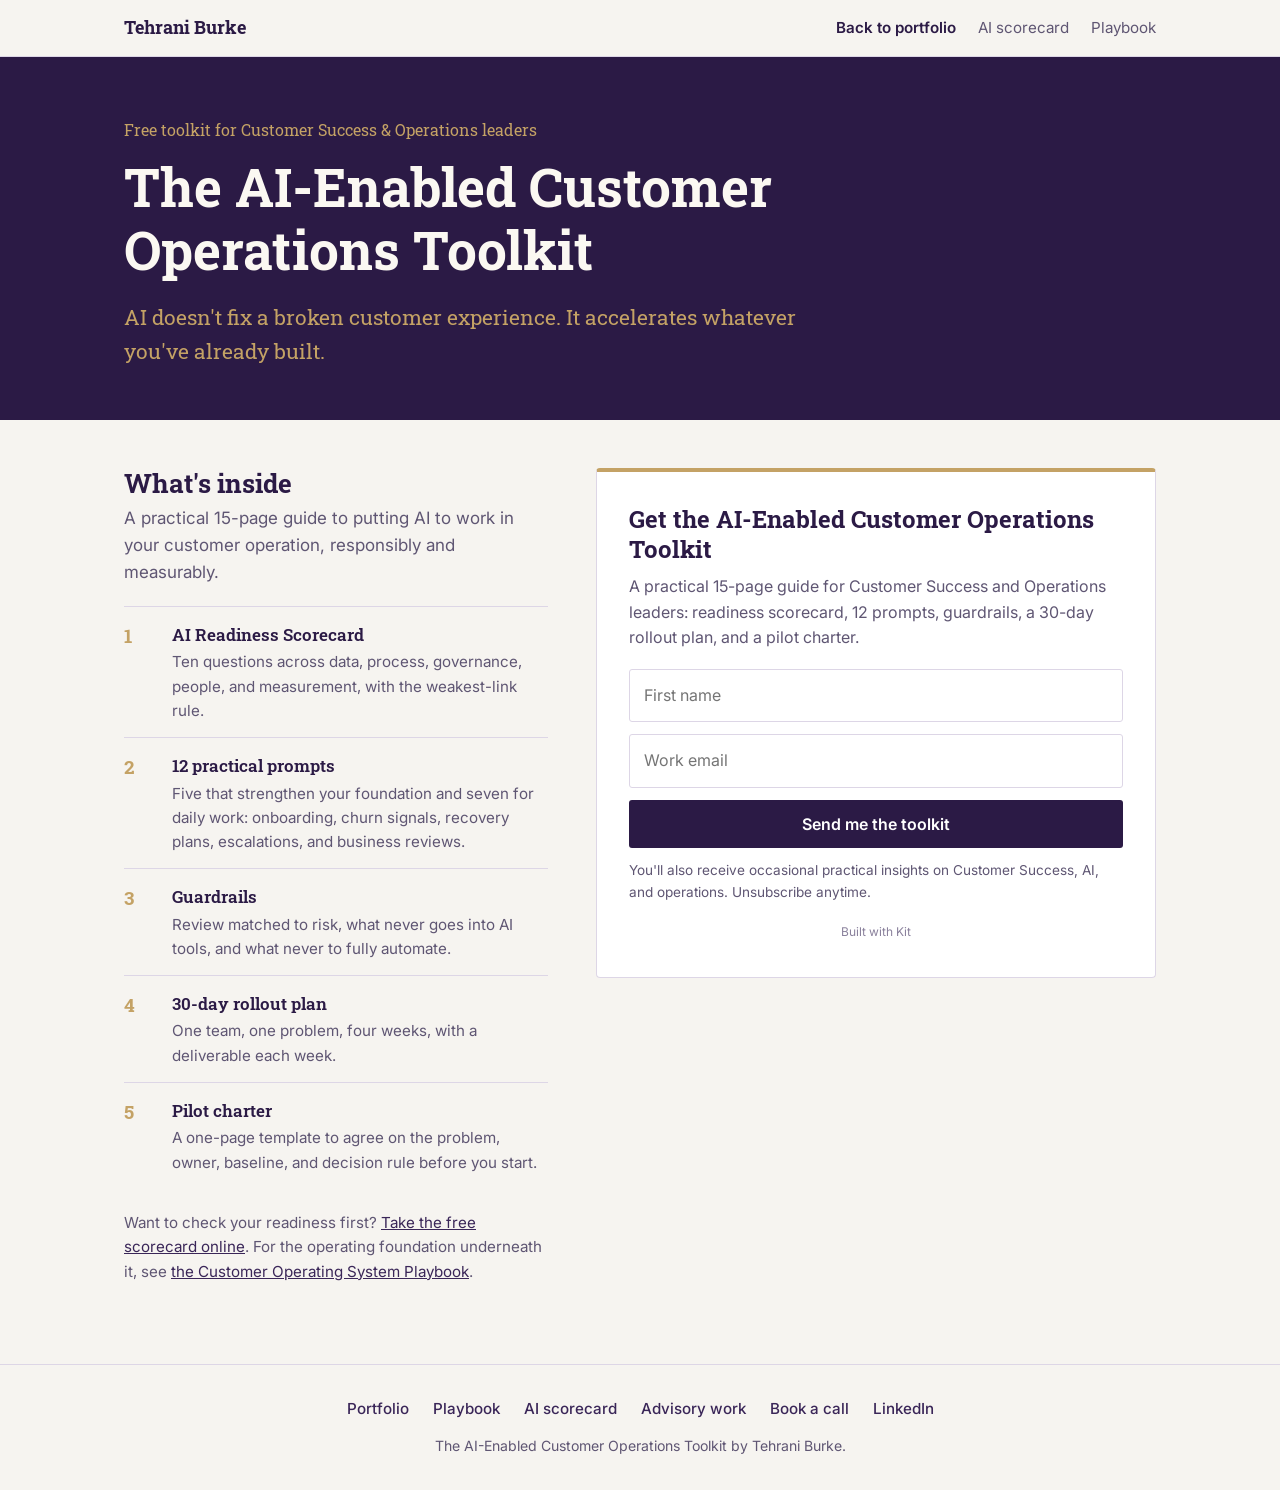
<file: toolkit/index.html>
<!DOCTYPE html>
<html lang="en">
<head>
<meta charset="utf-8">
<meta name="viewport" content="width=device-width, initial-scale=1, viewport-fit=cover">
<title>Free AI-Enabled Customer Operations Toolkit | Tehrani Burke</title>
<meta name="description" content="A free 15-page toolkit for Customer Success and Operations leaders: AI readiness scorecard, 12 practical prompts, guardrails, a 30-day rollout plan, and a pilot charter.">
<meta property="og:title" content="The AI-Enabled Customer Operations Toolkit">
<meta property="og:description" content="Readiness scorecard, 12 practical prompts, guardrails, a 30-day rollout plan, and a pilot charter. Free, by Tehrani Burke.">
<meta property="og:type" content="website">
<meta property="og:url" content="https://tehraniburke.com/toolkit/">
<meta property="og:image" content="https://tehraniburke.com/images/og-toolkit.png">
<meta property="og:image:width" content="1200">
<meta property="og:image:height" content="627">
<meta name="twitter:card" content="summary_large_image">
<meta name="twitter:title" content="The AI-Enabled Customer Operations Toolkit">
<meta name="twitter:description" content="Readiness scorecard, 12 practical prompts, guardrails, a 30-day rollout plan, and a pilot charter. Free, by Tehrani Burke.">
<meta name="twitter:image" content="https://tehraniburke.com/images/og-toolkit.png">
<link rel="preconnect" href="https://fonts.googleapis.com">
<link rel="preconnect" href="https://fonts.gstatic.com" crossorigin>
<link href="https://fonts.googleapis.com/css2?family=Roboto+Slab:wght@400;600;700&family=Inter:wght@400;500;600&display=swap" rel="stylesheet">
<script src="https://f.convertkit.com/ckjs/ck.5.js"></script>
<style>
:root{--plum:#2B1A45;--plum-2:#3A2658;--gold:#C4A265;--paper:#F6F4F0;--white:#FFFFFF;--ink:#221B2E;--muted:#5F5673;--line:#DDD6E6;
  --serif:"Roboto Slab",Georgia,"Times New Roman",serif;--sans:"Inter",system-ui,-apple-system,"Segoe UI",Roboto,Arial,sans-serif}
*{box-sizing:border-box}
body{margin:0;background:var(--paper);color:var(--ink);font-family:var(--sans);font-size:17px;line-height:1.6;padding-top:env(safe-area-inset-top,0px);padding-bottom:env(safe-area-inset-bottom,0px)}
a{color:var(--plum-2)}
a:focus-visible{outline:3px solid var(--gold);outline-offset:3px;border-radius:4px}
h1,h2,h3{font-family:var(--serif);line-height:1.2;margin:0;color:var(--plum)}
p{margin:0 0 1rem}
.bar{position:sticky;top:0;z-index:20;background:rgba(246,244,240,.96);backdrop-filter:blur(6px);border-bottom:1px solid var(--line);padding-top:env(safe-area-inset-top,0px)}
.bar-in{max-width:1080px;margin:0 auto;padding:14px 24px;display:flex;align-items:center;justify-content:space-between;gap:16px}
.brand{font-family:var(--serif);font-weight:700;font-size:1.1rem;color:var(--plum);text-decoration:none}
.bar nav{display:flex;gap:22px}
.bar nav a{text-decoration:none;color:var(--muted);font-size:.95rem}
.bar nav a.home{color:var(--plum);font-weight:600}
@media (max-width:640px){.bar nav a:not(.home){display:none}}
.hero{background:var(--plum);color:#E7DFF0}
.hero-in{max-width:1080px;margin:0 auto;padding:60px 24px 52px}
.kicker{color:var(--gold);font-family:var(--serif);font-size:1rem;margin-bottom:12px}
.hero h1{color:#FBF8F2;font-size:clamp(2.1rem,5vw,3.3rem);max-width:16em}
.hero .quote{font-family:var(--serif);color:var(--gold);font-size:clamp(1.05rem,2.1vw,1.3rem);margin:20px 0 0;max-width:34em}
main{max-width:1080px;margin:0 auto;padding:48px 24px 64px;display:grid;grid-template-columns:1fr minmax(0,560px);gap:48px;align-items:start}
@media (max-width:900px){main{grid-template-columns:1fr}}
.inside h2{font-size:1.6rem;margin-bottom:6px}
.inside .intro{color:var(--muted);margin-bottom:20px}
.item{display:grid;grid-template-columns:36px 1fr;gap:12px;padding:14px 0;border-top:1px solid var(--line)}
.item span{font-family:var(--serif);font-weight:700;color:var(--gold);font-size:1.2rem}
.item b{font-family:var(--serif);color:var(--plum);font-weight:600;display:block}
.item p{margin:2px 0 0;color:var(--muted);font-size:.95rem}
.pair{margin-top:22px;font-size:.95rem;color:var(--muted)}
.formwrap{position:sticky;top:90px}
@media (max-width:900px){.formwrap{position:static}}
/* Kit form, restyled to match tehraniburke.com */
.tb-kit{background:var(--white,#fff);border:1px solid var(--line,#DDD6E6);border-top:4px solid var(--gold,#C4A265);border-radius:4px;max-width:640px;margin:0 auto;position:relative;text-align:left}
.tb-kit *{box-sizing:border-box}
.tb-kit [data-style="minimal"]{padding:32px}
@media (max-width:560px){.tb-kit [data-style="minimal"]{padding:22px}}
.tb-kit .formkit-header h2{font-family:var(--serif,"Roboto Slab",Georgia,serif);color:var(--plum,#2B1A45);font-size:1.5rem;line-height:1.25;margin:0 0 10px;font-weight:700}
.tb-kit .formkit-subheader p{color:var(--muted,#5F5673);font-size:1rem;margin:0 0 18px}
.tb-kit .formkit-fields{display:flex;flex-direction:column;gap:12px}
.tb-kit .formkit-input{width:100%;font:inherit;font-size:1rem;padding:13px 14px;border:1px solid var(--line,#DDD6E6);border-radius:3px;background:#fff;color:#221B2E}
.tb-kit .formkit-input:focus{outline:3px solid var(--gold,#C4A265);outline-offset:1px;border-color:var(--plum,#2B1A45)}
.tb-kit .formkit-submit{position:relative;overflow:hidden;border:0;border-radius:3px;background:var(--plum,#2B1A45);color:#fff;font:600 1rem var(--sans,Inter,system-ui,sans-serif);cursor:pointer;padding:0}
.tb-kit .formkit-submit>span{display:block;padding:14px 22px;transition:background .2s}
.tb-kit .formkit-submit:hover>span,.tb-kit .formkit-submit:focus-visible>span{background:rgba(255,255,255,.08)}
.tb-kit .formkit-submit:focus-visible{outline:3px solid var(--gold,#C4A265);outline-offset:2px}
.tb-kit .formkit-guarantee p{font-size:.85rem;color:var(--muted,#5F5673);margin:12px 0 0}
.tb-kit .formkit-alert{list-style:none;margin:0 0 14px;padding:12px;border-radius:3px;font-size:.95rem}
.tb-kit .formkit-alert:empty{display:none}
.tb-kit .formkit-alert-error{background:#FBF1EF;border:1px solid #E7C4BF;color:#A6423A}
.tb-kit .formkit-alert-success{background:#EEF6F1;border:1px solid #BFD9C9;color:#2F6247;font-size:1rem;padding:16px}
.tb-kit .formkit-spinner{display:flex;height:0;width:0;margin:0 auto;position:absolute;top:0;left:0;right:0;overflow:hidden}
.tb-kit .formkit-spinner>div{margin:auto;width:10px;height:10px;background:#fff;opacity:.4;border-radius:100%;display:inline-block;animation:tbkit-bounce 1.4s infinite ease-in-out both}
.tb-kit .formkit-spinner>div:nth-child(1){animation-delay:-.32s}.tb-kit .formkit-spinner>div:nth-child(2){animation-delay:-.16s}
.tb-kit .formkit-submit[data-active] .formkit-spinner{height:100%;width:50px}
.tb-kit .formkit-submit[data-active] .formkit-spinner~span{opacity:0}
@keyframes tbkit-bounce{0%,80%,100%{transform:scale(0)}40%{transform:scale(1)}}
.tb-kit .formkit-powered-by-convertkit-container{margin-top:14px;text-align:center}
.tb-kit .tb-kit-badge{font-size:.75rem;color:#8A819C;text-decoration:none}
.tb-kit .tb-kit-badge:hover{text-decoration:underline}

footer{text-align:center;font-size:.88rem;color:var(--muted);padding:32px 24px;border-top:1px solid var(--line)}
.foot-links{display:flex;flex-wrap:wrap;justify-content:center;gap:10px 24px;margin-bottom:14px;font-size:.95rem}
.foot-links a{color:var(--plum-2);text-decoration:none;font-weight:500}
footer p{margin:0}
</style>
<script data-goatcounter="https://tehraniburke.goatcounter.com/count" async src="//gc.zgo.at/count.js"></script>
</head>
<body>
<header class="bar">
  <div class="bar-in">
    <a class="brand" href="/">Tehrani Burke</a>
    <nav aria-label="Site">
      <a class="home" href="/">Back to portfolio</a>
      <a href="/ai-readiness/">AI scorecard</a>
      <a href="/playbook/">Playbook</a>
    </nav>
  </div>
</header>

<div class="hero">
  <div class="hero-in">
    <div class="kicker">Free toolkit for Customer Success &amp; Operations leaders</div>
    <h1>The AI-Enabled Customer Operations Toolkit</h1>
    <p class="quote">AI doesn't fix a broken customer experience. It accelerates whatever you've already built.</p>
  </div>
</div>

<main>
  <section class="inside" aria-labelledby="inside-h">
    <h2 id="inside-h">What's inside</h2>
    <p class="intro">A practical 15-page guide to putting AI to work in your customer operation, responsibly and measurably.</p>
    <div class="item"><span>1</span><div><b>AI Readiness Scorecard</b><p>Ten questions across data, process, governance, people, and measurement, with the weakest-link rule.</p></div></div>
    <div class="item"><span>2</span><div><b>12 practical prompts</b><p>Five that strengthen your foundation and seven for daily work: onboarding, churn signals, recovery plans, escalations, and business reviews.</p></div></div>
    <div class="item"><span>3</span><div><b>Guardrails</b><p>Review matched to risk, what never goes into AI tools, and what never to fully automate.</p></div></div>
    <div class="item"><span>4</span><div><b>30-day rollout plan</b><p>One team, one problem, four weeks, with a deliverable each week.</p></div></div>
    <div class="item"><span>5</span><div><b>Pilot charter</b><p>A one-page template to agree on the problem, owner, baseline, and decision rule before you start.</p></div></div>
    <p class="pair">Want to check your readiness first? <a href="/ai-readiness/">Take the free scorecard online</a>. For the operating foundation underneath it, see <a href="/playbook/">the Customer Operating System Playbook</a>.</p>
  </section>
  <div class="formwrap">
<form action="https://app.kit.com/forms/9967252/subscriptions" class="seva-form formkit-form tb-kit" method="post" data-sv-form="9967252" data-uid="c688845b8b" data-format="inline" data-version="5" data-options="{&quot;settings&quot;:{&quot;after_subscribe&quot;:{&quot;action&quot;:&quot;message&quot;,&quot;success_message&quot;:&quot;Thanks! Check your inbox for an email from Tehrani Burke, then click the button inside to confirm and download your toolkit.&quot;,&quot;redirect_url&quot;:&quot;&quot;},&quot;analytics&quot;:{&quot;google&quot;:null,&quot;fathom&quot;:null,&quot;facebook&quot;:null,&quot;segment&quot;:null,&quot;pinterest&quot;:null,&quot;sparkloop&quot;:null,&quot;googletagmanager&quot;:null},&quot;modal&quot;:{&quot;trigger&quot;:&quot;timer&quot;,&quot;scroll_percentage&quot;:null,&quot;timer&quot;:5,&quot;devices&quot;:&quot;all&quot;,&quot;show_once_every&quot;:15},&quot;powered_by&quot;:{&quot;show&quot;:true,&quot;url&quot;:&quot;https://kit.com/features/forms?utm_campaign=poweredby&amp;utm_content=form&amp;utm_medium=referral&amp;utm_source=dynamic&quot;},&quot;recaptcha&quot;:{&quot;enabled&quot;:false},&quot;return_visitor&quot;:{&quot;action&quot;:&quot;show&quot;,&quot;custom_content&quot;:&quot;&quot;},&quot;slide_in&quot;:{&quot;display_in&quot;:&quot;bottom_right&quot;,&quot;trigger&quot;:&quot;timer&quot;,&quot;scroll_percentage&quot;:null,&quot;timer&quot;:5,&quot;devices&quot;:&quot;all&quot;,&quot;show_once_every&quot;:15},&quot;sticky_bar&quot;:{&quot;display_in&quot;:&quot;top&quot;,&quot;trigger&quot;:&quot;timer&quot;,&quot;scroll_percentage&quot;:null,&quot;timer&quot;:5,&quot;devices&quot;:&quot;all&quot;,&quot;show_once_every&quot;:15}},&quot;version&quot;:&quot;5&quot;}" min-width="400 500 600 700 800">
  <div data-style="minimal">
    <div class="formkit-header" data-element="header"><h2>Get the AI-Enabled Customer Operations Toolkit</h2></div>
    <div class="formkit-subheader" data-element="subheader"><p>A practical 15-page guide for Customer Success and Operations leaders: readiness scorecard, 12 prompts, guardrails, a 30-day rollout plan, and a pilot charter.</p></div>
    <ul class="formkit-alert formkit-alert-error" data-element="errors" data-group="alert"></ul>
    <div data-element="fields" data-stacked="true" class="seva-fields formkit-fields">
      <div class="formkit-field"><input class="formkit-input" aria-label="First name" name="fields[first_name]" placeholder="First name" type="text" autocomplete="given-name"></div>
      <div class="formkit-field"><input class="formkit-input" name="email_address" aria-label="Work email" placeholder="Work email" required type="email" autocomplete="email"></div>
      <button data-element="submit" class="formkit-submit"><div class="formkit-spinner"><div></div><div></div><div></div></div><span>Send me the toolkit</span></button>
    </div>
    <div class="formkit-guarantee" data-element="guarantee"><p>You'll also receive occasional practical insights on Customer Success, AI, and operations. Unsubscribe anytime.</p></div>
    <div class="formkit-powered-by-convertkit-container"><a href="https://kit.com/features/forms?utm_campaign=poweredby&amp;utm_content=form&amp;utm_medium=referral&amp;utm_source=dynamic" data-element="powered-by" class="formkit-powered-by-convertkit tb-kit-badge" data-variant="dark" target="_blank" rel="nofollow noopener">Built with Kit</a></div>
  </div>
</form>

  </div>
</main>

<footer>
  <nav class="foot-links" aria-label="Tehrani Burke site">
    <a href="/">Portfolio</a>
    <a href="/playbook/">Playbook</a>
    <a href="/ai-readiness/">AI scorecard</a>
    <a href="/#advisory">Advisory work</a>
    <a href="https://calendly.com/tehraniburke/intro_call_with_tehrani_burke_30_minutes">Book a call</a>
    <a href="https://www.linkedin.com/in/tehraniburke">LinkedIn</a>
  </nav>
  <p>The AI-Enabled Customer Operations Toolkit by Tehrani Burke.</p>
</footer>
</body>
</html>
</file>
